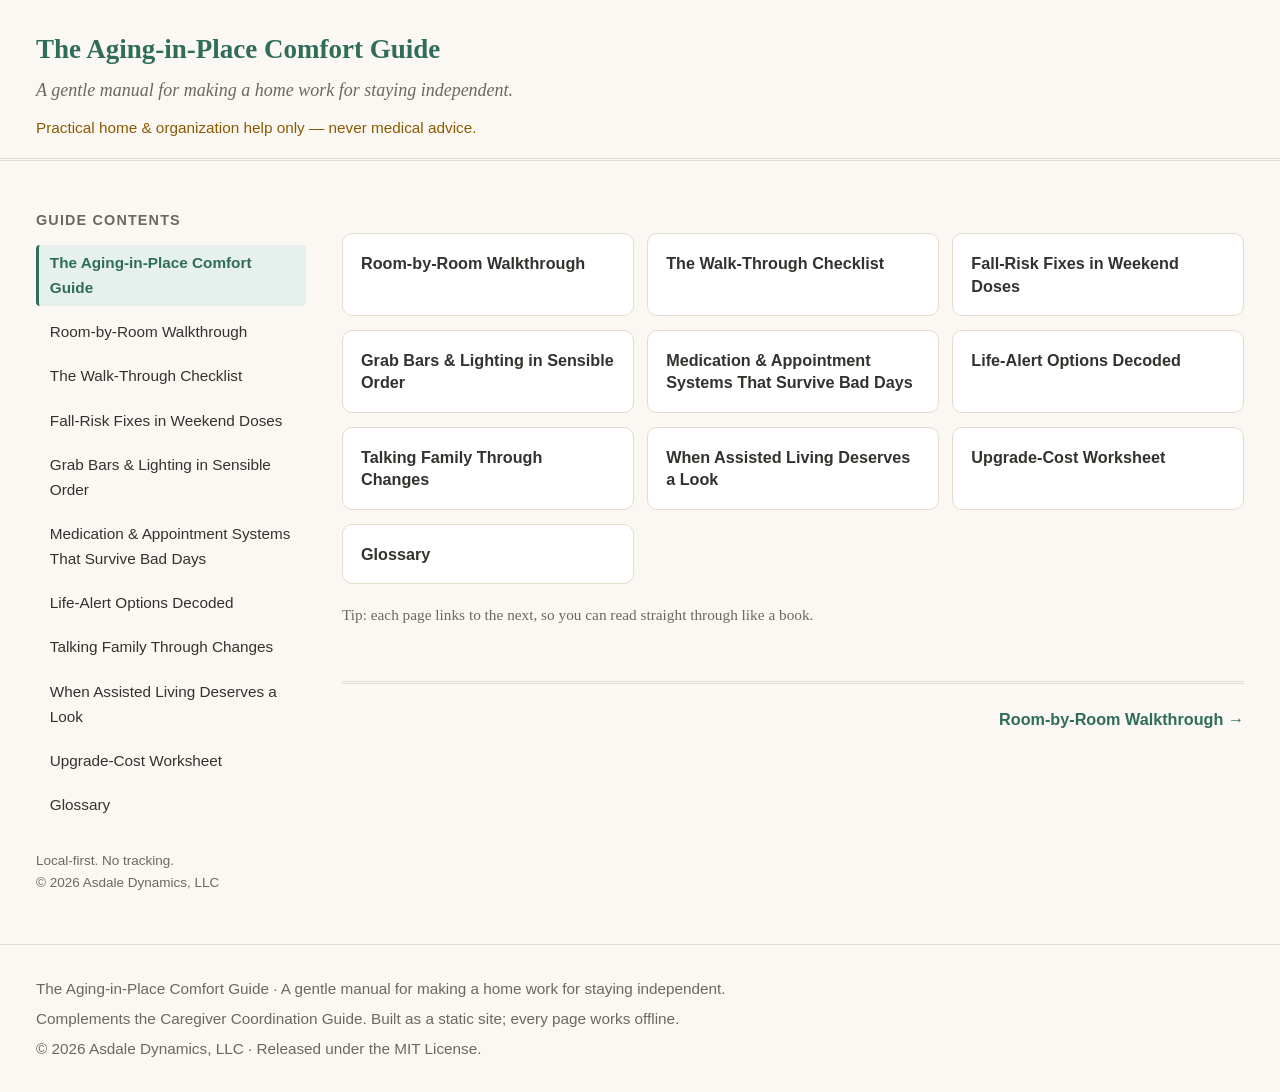
<file: site/index.html>
<!DOCTYPE html>
<html lang="en">
<head>
<meta charset="utf-8">
<meta name="viewport" content="width=device-width, initial-scale=1">
<meta name="description" content="A gentle manual for making a home work for staying independent.">
<title>The Aging-in-Place Comfort Guide — The Aging-in-Place Comfort Guide</title>
<link rel="stylesheet" href="style.css">
</head>
<body>
<a class="skip" href="#main">Skip to content</a>
<header class="site-header">
  <p class="brand">The Aging-in-Place Comfort Guide</p>
  <p class="tagline">A gentle manual for making a home work for staying independent.</p>
  <p class="notice">Practical home &amp; organization help only — never medical advice.</p>
</header>
<div class="shell">
<nav aria-label="Guide contents" class="sidebar">
<h2 class="nav-heading">Guide contents</h2>
<ul>
<li><a href="index.html" aria-current="page" class="active">The Aging-in-Place Comfort Guide</a></li>
<li><a href="room-by-room.html">Room-by-Room Walkthrough</a></li>
<li><a href="checklist.html">The Walk-Through Checklist</a></li>
<li><a href="weekend-fall-fixes.html">Fall-Risk Fixes in Weekend Doses</a></li>
<li><a href="safety-upgrades.html">Grab Bars &amp; Lighting in Sensible Order</a></li>
<li><a href="medication-systems.html">Medication &amp; Appointment Systems That Survive Bad Days</a></li>
<li><a href="life-alert.html">Life-Alert Options Decoded</a></li>
<li><a href="family-conversations.html">Talking Family Through Changes</a></li>
<li><a href="assisted-living.html">When Assisted Living Deserves a Look</a></li>
<li><a href="cost-worksheet.html">Upgrade-Cost Worksheet</a></li>
<li><a href="glossary.html">Glossary</a></li>
</ul>
<p class="nav-foot">Local-first. No tracking.<br>© 2026 Asdale Dynamics, LLC</p>
</nav>
<main id="main">
<div class="cardgrid" aria-label="Guide sections">
<a class="card" href="room-by-room.html"><strong>Room-by-Room Walkthrough</strong></a>
<a class="card" href="checklist.html"><strong>The Walk-Through Checklist</strong></a>
<a class="card" href="weekend-fall-fixes.html"><strong>Fall-Risk Fixes in Weekend Doses</strong></a>
<a class="card" href="safety-upgrades.html"><strong>Grab Bars &amp; Lighting in Sensible Order</strong></a>
<a class="card" href="medication-systems.html"><strong>Medication &amp; Appointment Systems That Survive Bad Days</strong></a>
<a class="card" href="life-alert.html"><strong>Life-Alert Options Decoded</strong></a>
<a class="card" href="family-conversations.html"><strong>Talking Family Through Changes</strong></a>
<a class="card" href="assisted-living.html"><strong>When Assisted Living Deserves a Look</strong></a>
<a class="card" href="cost-worksheet.html"><strong>Upgrade-Cost Worksheet</strong></a>
<a class="card" href="glossary.html"><strong>Glossary</strong></a>
</div>
<p class="smallprint">Tip: each page links to the next, so you can read straight through like a book.</p>
<nav class="pagenav" aria-label="Previous and next pages">
<span></span><a class="pn next" href="room-by-room.html">Room-by-Room Walkthrough →</a>
</nav>
</main>
</div>
<footer class="site-footer">
<p>The Aging-in-Place Comfort Guide · A gentle manual for making a home work for staying independent.</p>
<p>Complements the Caregiver Coordination Guide. Built as a static site; every page works offline.</p>
<p>© 2026 Asdale Dynamics, LLC · Released under the MIT License.</p>
</footer>
</body>
</html>
</file>
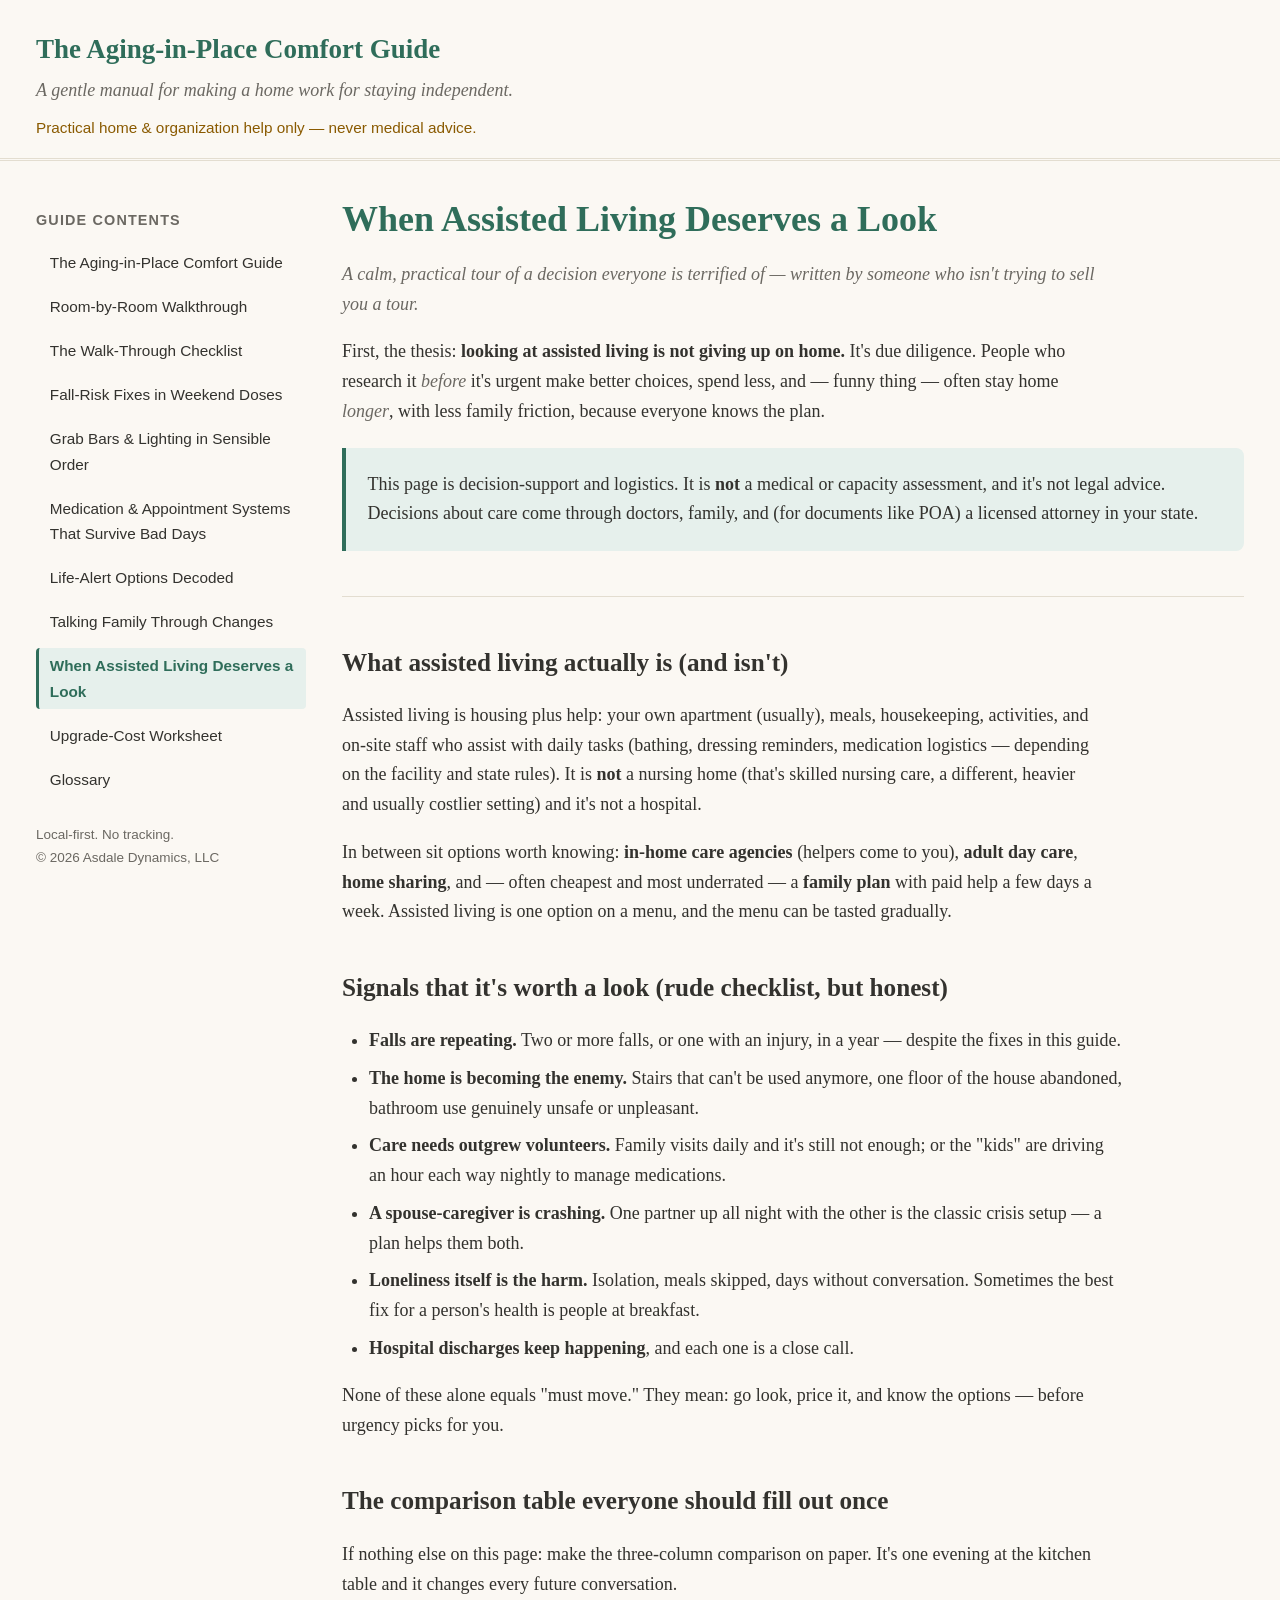
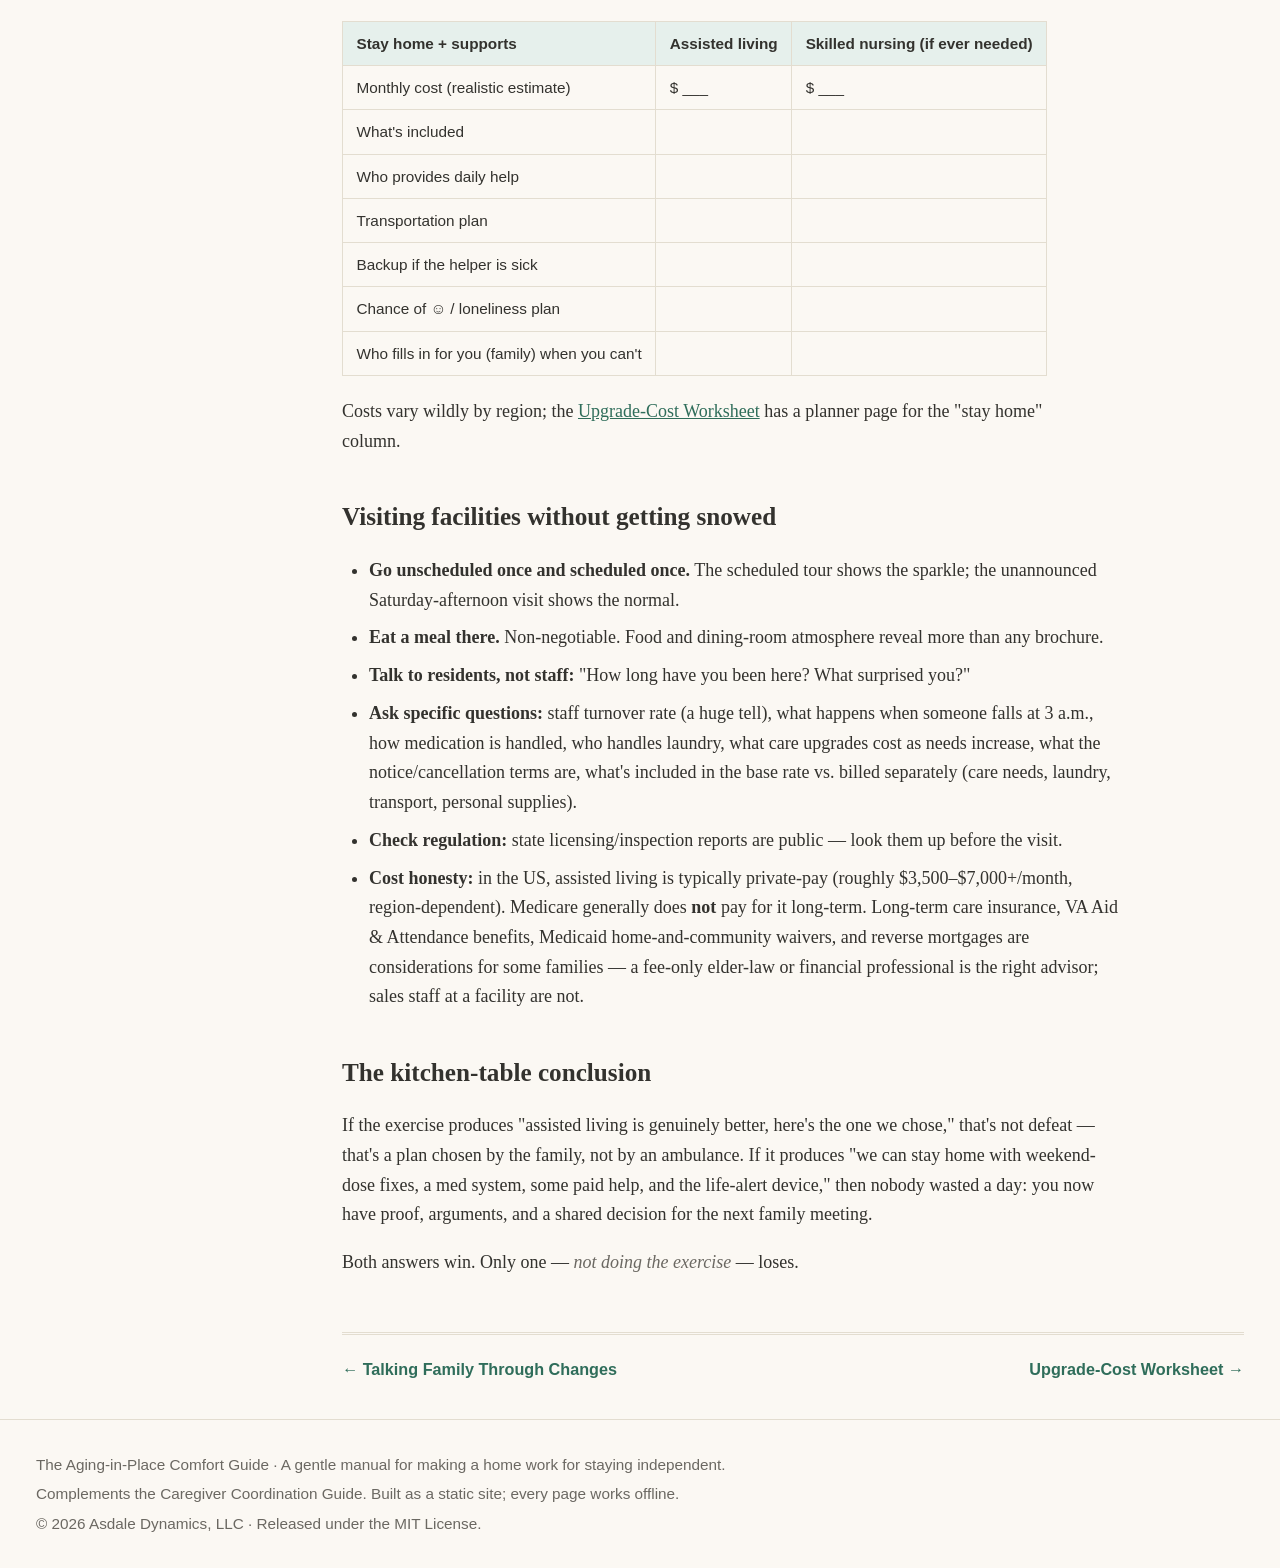
<file: site/assisted-living.html>
<!DOCTYPE html>
<html lang="en">
<head>
<meta charset="utf-8">
<meta name="viewport" content="width=device-width, initial-scale=1">
<meta name="description" content="A gentle manual for making a home work for staying independent.">
<title>When Assisted Living Deserves a Look — The Aging-in-Place Comfort Guide</title>
<link rel="stylesheet" href="style.css">
</head>
<body>
<a class="skip" href="#main">Skip to content</a>
<header class="site-header">
  <p class="brand">The Aging-in-Place Comfort Guide</p>
  <p class="tagline">A gentle manual for making a home work for staying independent.</p>
  <p class="notice">Practical home &amp; organization help only — never medical advice.</p>
</header>
<div class="shell">
<nav aria-label="Guide contents" class="sidebar">
<h2 class="nav-heading">Guide contents</h2>
<ul>
<li><a href="index.html">The Aging-in-Place Comfort Guide</a></li>
<li><a href="room-by-room.html">Room-by-Room Walkthrough</a></li>
<li><a href="checklist.html">The Walk-Through Checklist</a></li>
<li><a href="weekend-fall-fixes.html">Fall-Risk Fixes in Weekend Doses</a></li>
<li><a href="safety-upgrades.html">Grab Bars &amp; Lighting in Sensible Order</a></li>
<li><a href="medication-systems.html">Medication &amp; Appointment Systems That Survive Bad Days</a></li>
<li><a href="life-alert.html">Life-Alert Options Decoded</a></li>
<li><a href="family-conversations.html">Talking Family Through Changes</a></li>
<li><a href="assisted-living.html" aria-current="page" class="active">When Assisted Living Deserves a Look</a></li>
<li><a href="cost-worksheet.html">Upgrade-Cost Worksheet</a></li>
<li><a href="glossary.html">Glossary</a></li>
</ul>
<p class="nav-foot">Local-first. No tracking.<br>© 2026 Asdale Dynamics, LLC</p>
</nav>
<main id="main">
<h1 id="when-assisted-living-deserves-a-look">When Assisted Living Deserves a Look</h1>
<p><em>A calm, practical tour of a decision everyone is terrified of — written by someone who isn't trying to sell you a tour.</em></p>
<p>First, the thesis: <strong>looking at assisted living is not giving up on home.</strong> It's due diligence. People who research it <em>before</em> it's urgent make better choices, spend less, and — funny thing — often stay home <em>longer</em>, with less family friction, because everyone knows the plan.</p>
<blockquote><p>This page is decision-support and logistics. It is <strong>not</strong> a medical or capacity assessment, and it's not legal advice. Decisions about care come through doctors, family, and (for documents like POA) a licensed attorney in your state.</p></blockquote>

<hr>
<h2 id="what-assisted-living-actually-is-and-isnt">What assisted living actually is (and isn't)</h2>
<p>Assisted living is housing plus help: your own apartment (usually), meals, housekeeping, activities, and on-site staff who assist with daily tasks (bathing, dressing reminders, medication logistics — depending on the facility and state rules). It is <strong>not</strong> a nursing home (that's skilled nursing care, a different, heavier and usually costlier setting) and it's not a hospital.</p>
<p>In between sit options worth knowing: <strong>in-home care agencies</strong> (helpers come to you), <strong>adult day care</strong>, <strong>home sharing</strong>, and — often cheapest and most underrated — a <strong>family plan</strong> with paid help a few days a week. Assisted living is one option on a menu, and the menu can be tasted gradually.</p>
<h2 id="signals-that-its-worth-a-look-rude-checklist-but-honest">Signals that it's worth a look (rude checklist, but honest)</h2>
<ul>
<li><strong>Falls are repeating.</strong> Two or more falls, or one with an injury, in a year — despite the fixes in this guide.</li>
<li><strong>The home is becoming the enemy.</strong> Stairs that can't be used anymore, one floor of the house abandoned, bathroom use genuinely unsafe or unpleasant.</li>
<li><strong>Care needs outgrew volunteers.</strong> Family visits daily and it's still not enough; or the "kids" are driving an hour each way nightly to manage medications.</li>
<li><strong>A spouse-caregiver is crashing.</strong> One partner up all night with the other is the classic crisis setup — a plan helps them both.</li>
<li><strong>Loneliness itself is the harm.</strong> Isolation, meals skipped, days without conversation. Sometimes the best fix for a person's health is people at breakfast.</li>
<li><strong>Hospital discharges keep happening</strong>, and each one is a close call.</li>
</ul>

<p>None of these alone equals "must move." They mean: go look, price it, and know the options — before urgency picks for you.</p>
<h2 id="the-comparison-table-everyone-should-fill-out-once">The comparison table everyone should fill out once</h2>
<p>If nothing else on this page: make the three-column comparison on paper. It's one evening at the kitchen table and it changes every future conversation.</p>
<div class="tablewrap"><table>
<thead><tr>
<th>Stay home + supports</th>
<th>Assisted living</th>
<th>Skilled nursing (if ever needed)</th>
</tr></thead>
<tbody>
<tr>
<td>Monthly cost (realistic estimate)</td>
<td>$ ___</td>
<td>$ ___</td>
</tr>
<tr>
<td>What's included</td>
<td></td>
<td></td>
</tr>
<tr>
<td>Who provides daily help</td>
<td></td>
<td></td>
</tr>
<tr>
<td>Transportation plan</td>
<td></td>
<td></td>
</tr>
<tr>
<td>Backup if the helper is sick</td>
<td></td>
<td></td>
</tr>
<tr>
<td>Chance of ☺ / loneliness plan</td>
<td></td>
<td></td>
</tr>
<tr>
<td>Who fills in for you (family) when you can't</td>
<td></td>
<td></td>
</tr>
</tbody>
</table></div>
<p>Costs vary wildly by region; the <a href="cost-worksheet.html">Upgrade-Cost Worksheet</a> has a planner page for the "stay home" column.</p>
<h2 id="visiting-facilities-without-getting-snowed">Visiting facilities without getting snowed</h2>
<ul>
<li><strong>Go unscheduled once and scheduled once.</strong> The scheduled tour shows the sparkle; the unannounced Saturday-afternoon visit shows the normal.</li>
<li><strong>Eat a meal there.</strong> Non-negotiable. Food and dining-room atmosphere reveal more than any brochure.</li>
<li><strong>Talk to residents, not staff:</strong> "How long have you been here? What surprised you?"</li>
<li><strong>Ask specific questions:</strong> staff turnover rate (a huge tell), what happens when someone falls at 3 a.m., how medication is handled, who handles laundry, what care upgrades cost as needs increase, what the notice/cancellation terms are, what's included in the base rate vs. billed separately (care needs, laundry, transport, personal supplies).</li>
<li><strong>Check regulation:</strong> state licensing/inspection reports are public — look them up before the visit.</li>
<li><strong>Cost honesty:</strong> in the US, assisted living is typically private-pay (roughly $3,500–$7,000+/month, region-dependent). Medicare generally does <strong>not</strong> pay for it long-term. Long-term care insurance, VA Aid &amp; Attendance benefits, Medicaid home-and-community waivers, and reverse mortgages are considerations for some families — a fee-only elder-law or financial professional is the right advisor; sales staff at a facility are not.</li>
</ul>

<h2 id="the-kitchen-table-conclusion">The kitchen-table conclusion</h2>
<p>If the exercise produces "assisted living is genuinely better, here's the one we chose," that's not defeat — that's a plan chosen by the family, not by an ambulance. If it produces "we can stay home with weekend-dose fixes, a med system, some paid help, and the life-alert device," then nobody wasted a day: you now have proof, arguments, and a shared decision for the next family meeting.</p>
<p>Both answers win. Only one — <em>not doing the exercise</em> — loses.</p>
<nav class="pagenav" aria-label="Previous and next pages">
<a class="pn prev" href="family-conversations.html">← Talking Family Through Changes</a><a class="pn next" href="cost-worksheet.html">Upgrade-Cost Worksheet →</a>
</nav>
</main>
</div>
<footer class="site-footer">
<p>The Aging-in-Place Comfort Guide · A gentle manual for making a home work for staying independent.</p>
<p>Complements the Caregiver Coordination Guide. Built as a static site; every page works offline.</p>
<p>© 2026 Asdale Dynamics, LLC · Released under the MIT License.</p>
</footer>
</body>
</html>
</file>
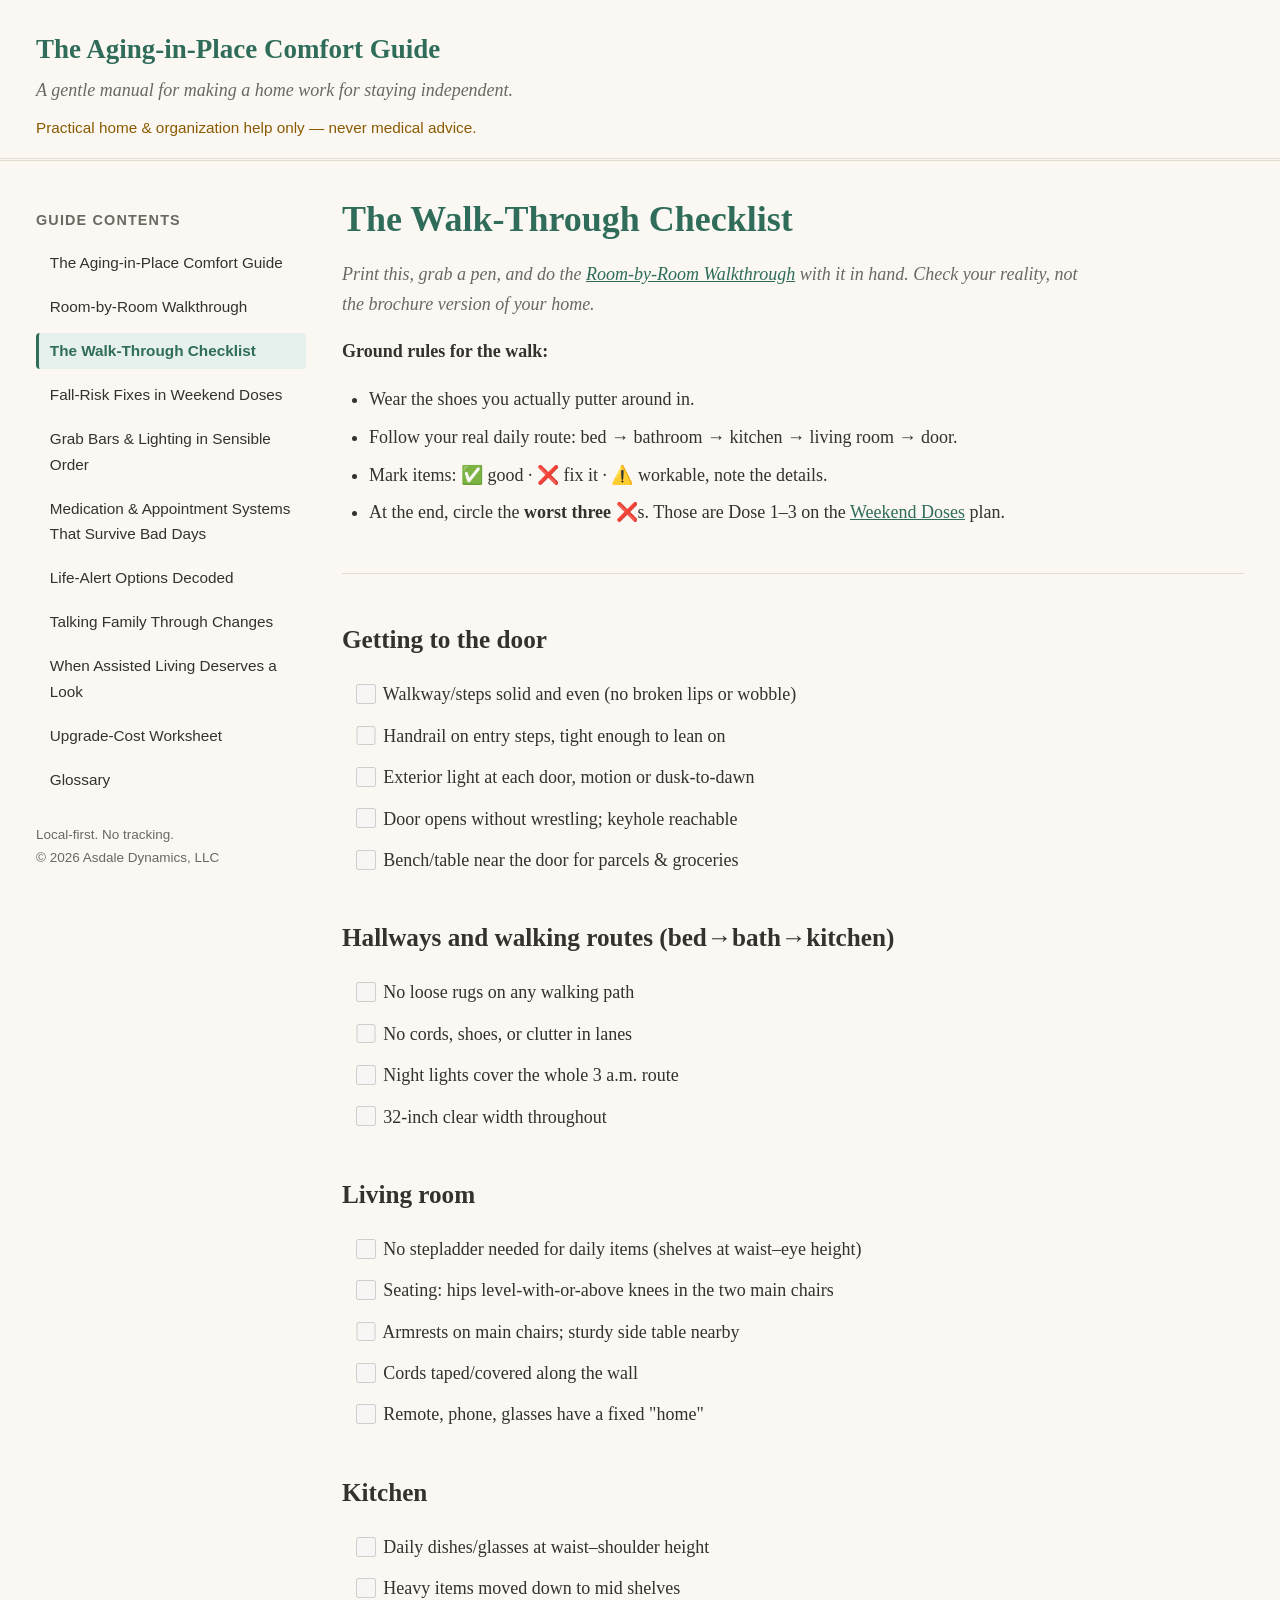
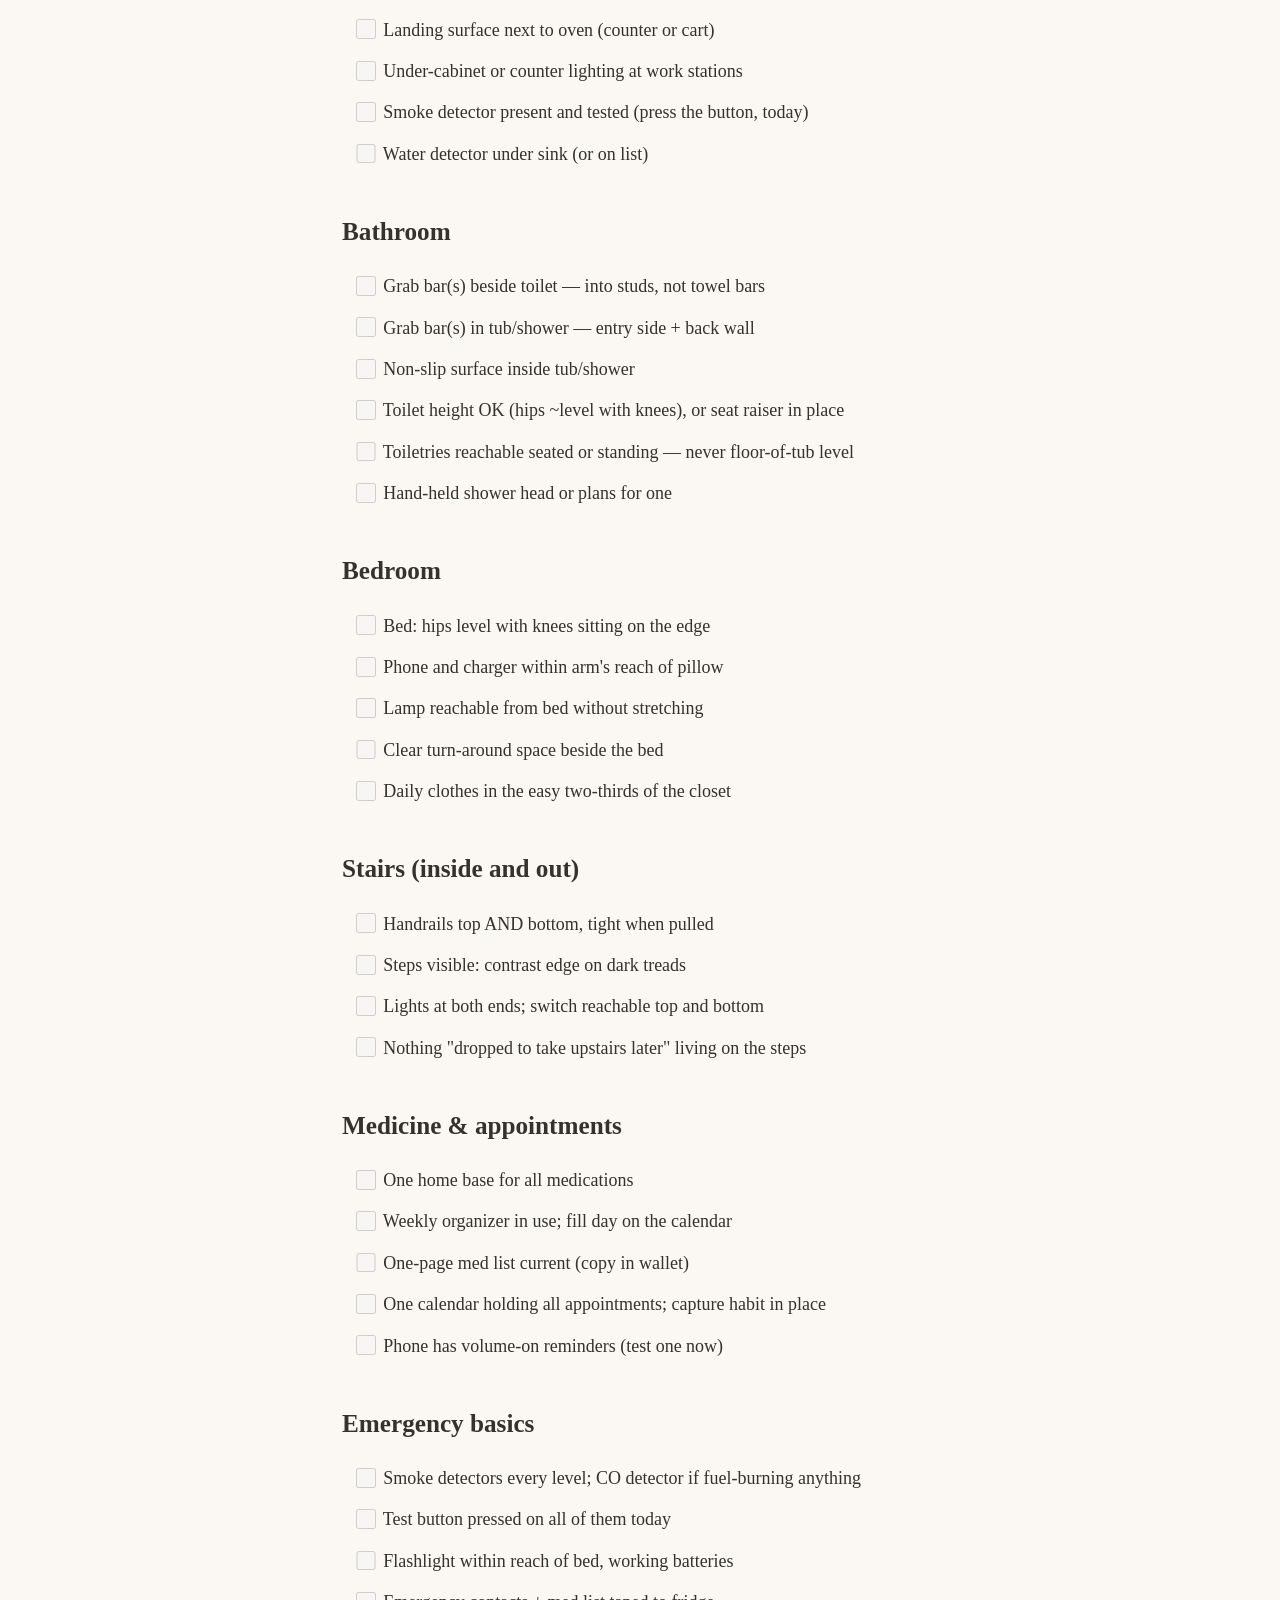
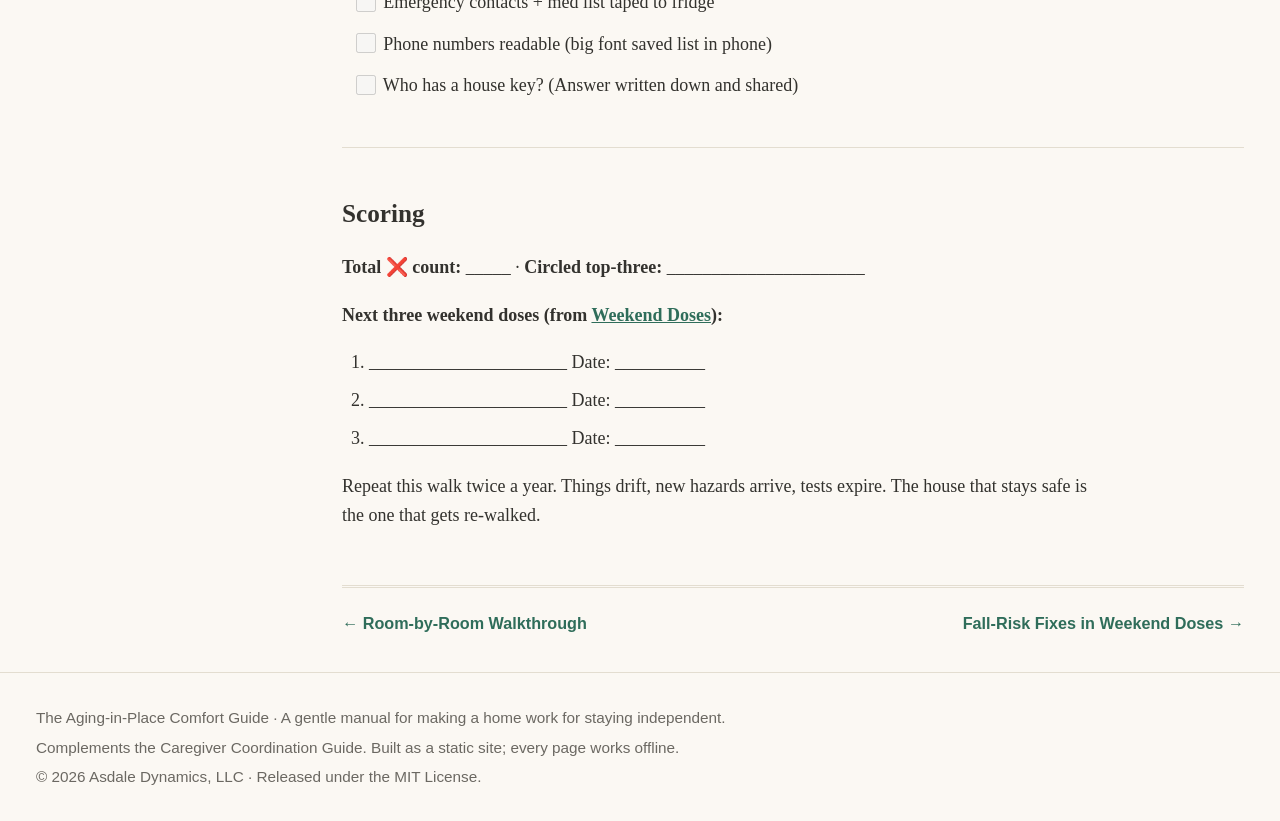
<file: site/checklist.html>
<!DOCTYPE html>
<html lang="en">
<head>
<meta charset="utf-8">
<meta name="viewport" content="width=device-width, initial-scale=1">
<meta name="description" content="A gentle manual for making a home work for staying independent.">
<title>The Walk-Through Checklist — The Aging-in-Place Comfort Guide</title>
<link rel="stylesheet" href="style.css">
</head>
<body>
<a class="skip" href="#main">Skip to content</a>
<header class="site-header">
  <p class="brand">The Aging-in-Place Comfort Guide</p>
  <p class="tagline">A gentle manual for making a home work for staying independent.</p>
  <p class="notice">Practical home &amp; organization help only — never medical advice.</p>
</header>
<div class="shell">
<nav aria-label="Guide contents" class="sidebar">
<h2 class="nav-heading">Guide contents</h2>
<ul>
<li><a href="index.html">The Aging-in-Place Comfort Guide</a></li>
<li><a href="room-by-room.html">Room-by-Room Walkthrough</a></li>
<li><a href="checklist.html" aria-current="page" class="active">The Walk-Through Checklist</a></li>
<li><a href="weekend-fall-fixes.html">Fall-Risk Fixes in Weekend Doses</a></li>
<li><a href="safety-upgrades.html">Grab Bars &amp; Lighting in Sensible Order</a></li>
<li><a href="medication-systems.html">Medication &amp; Appointment Systems That Survive Bad Days</a></li>
<li><a href="life-alert.html">Life-Alert Options Decoded</a></li>
<li><a href="family-conversations.html">Talking Family Through Changes</a></li>
<li><a href="assisted-living.html">When Assisted Living Deserves a Look</a></li>
<li><a href="cost-worksheet.html">Upgrade-Cost Worksheet</a></li>
<li><a href="glossary.html">Glossary</a></li>
</ul>
<p class="nav-foot">Local-first. No tracking.<br>© 2026 Asdale Dynamics, LLC</p>
</nav>
<main id="main">
<h1 id="the-walk-through-checklist">The Walk-Through Checklist</h1>
<p><em>Print this, grab a pen, and do the <a href="room-by-room.html">Room-by-Room Walkthrough</a> with it in hand. Check your reality, not the brochure version of your home.</em></p>
<p><strong>Ground rules for the walk:</strong></p>
<ul>
<li>Wear the shoes you actually putter around in.</li>
<li>Follow your real daily route: bed → bathroom → kitchen → living room → door.</li>
<li>Mark items: ✅ good · ❌ fix it · ⚠️ workable, note the details.</li>
<li>At the end, circle the <strong>worst three</strong> ❌s. Those are Dose 1–3 on the <a href="weekend-fall-fixes.html">Weekend Doses</a> plan.</li>
</ul>

<hr>
<h2 id="getting-to-the-door">Getting to the door</h2>
<ul class="checklist">
<li><label><input type="checkbox" disabled> Walkway/steps solid and even (no broken lips or wobble)</label></li>
<li><label><input type="checkbox" disabled> Handrail on entry steps, tight enough to lean on</label></li>
<li><label><input type="checkbox" disabled> Exterior light at each door, motion or dusk-to-dawn</label></li>
<li><label><input type="checkbox" disabled> Door opens without wrestling; keyhole reachable</label></li>
<li><label><input type="checkbox" disabled> Bench/table near the door for parcels &amp; groceries</label></li>
</ul>

<h2 id="hallways-and-walking-routes-bedbathkitchen">Hallways and walking routes (bed→bath→kitchen)</h2>
<ul class="checklist">
<li><label><input type="checkbox" disabled> No loose rugs on any walking path</label></li>
<li><label><input type="checkbox" disabled> No cords, shoes, or clutter in lanes</label></li>
<li><label><input type="checkbox" disabled> Night lights cover the whole 3 a.m. route</label></li>
<li><label><input type="checkbox" disabled> 32-inch clear width throughout</label></li>
</ul>

<h2 id="living-room">Living room</h2>
<ul class="checklist">
<li><label><input type="checkbox" disabled> No stepladder needed for daily items (shelves at waist–eye height)</label></li>
<li><label><input type="checkbox" disabled> Seating: hips level-with-or-above knees in the two main chairs</label></li>
<li><label><input type="checkbox" disabled> Armrests on main chairs; sturdy side table nearby</label></li>
<li><label><input type="checkbox" disabled> Cords taped/covered along the wall</label></li>
<li><label><input type="checkbox" disabled> Remote, phone, glasses have a fixed "home"</label></li>
</ul>

<h2 id="kitchen">Kitchen</h2>
<ul class="checklist">
<li><label><input type="checkbox" disabled> Daily dishes/glasses at waist–shoulder height</label></li>
<li><label><input type="checkbox" disabled> Heavy items moved down to mid shelves</label></li>
<li><label><input type="checkbox" disabled> Landing surface next to oven (counter or cart)</label></li>
<li><label><input type="checkbox" disabled> Under-cabinet or counter lighting at work stations</label></li>
<li><label><input type="checkbox" disabled> Smoke detector present and tested (press the button, today)</label></li>
<li><label><input type="checkbox" disabled> Water detector under sink (or on list)</label></li>
</ul>

<h2 id="bathroom">Bathroom</h2>
<ul class="checklist">
<li><label><input type="checkbox" disabled> Grab bar(s) beside toilet — into studs, not towel bars</label></li>
<li><label><input type="checkbox" disabled> Grab bar(s) in tub/shower — entry side + back wall</label></li>
<li><label><input type="checkbox" disabled> Non-slip surface inside tub/shower</label></li>
<li><label><input type="checkbox" disabled> Toilet height OK (hips ~level with knees), or seat raiser in place</label></li>
<li><label><input type="checkbox" disabled> Toiletries reachable seated or standing — never floor-of-tub level</label></li>
<li><label><input type="checkbox" disabled> Hand-held shower head or plans for one</label></li>
</ul>

<h2 id="bedroom">Bedroom</h2>
<ul class="checklist">
<li><label><input type="checkbox" disabled> Bed: hips level with knees sitting on the edge</label></li>
<li><label><input type="checkbox" disabled> Phone and charger within arm's reach of pillow</label></li>
<li><label><input type="checkbox" disabled> Lamp reachable from bed without stretching</label></li>
<li><label><input type="checkbox" disabled> Clear turn-around space beside the bed</label></li>
<li><label><input type="checkbox" disabled> Daily clothes in the easy two-thirds of the closet</label></li>
</ul>

<h2 id="stairs-inside-and-out">Stairs (inside and out)</h2>
<ul class="checklist">
<li><label><input type="checkbox" disabled> Handrails top AND bottom, tight when pulled</label></li>
<li><label><input type="checkbox" disabled> Steps visible: contrast edge on dark treads</label></li>
<li><label><input type="checkbox" disabled> Lights at both ends; switch reachable top and bottom</label></li>
<li><label><input type="checkbox" disabled> Nothing "dropped to take upstairs later" living on the steps</label></li>
</ul>

<h2 id="medicine-appointments">Medicine &amp; appointments</h2>
<ul class="checklist">
<li><label><input type="checkbox" disabled> One home base for all medications</label></li>
<li><label><input type="checkbox" disabled> Weekly organizer in use; fill day on the calendar</label></li>
<li><label><input type="checkbox" disabled> One-page med list current (copy in wallet)</label></li>
<li><label><input type="checkbox" disabled> One calendar holding all appointments; capture habit in place</label></li>
<li><label><input type="checkbox" disabled> Phone has volume-on reminders (test one now)</label></li>
</ul>

<h2 id="emergency-basics">Emergency basics</h2>
<ul class="checklist">
<li><label><input type="checkbox" disabled> Smoke detectors every level; CO detector if fuel-burning anything</label></li>
<li><label><input type="checkbox" disabled> Test button pressed on all of them today</label></li>
<li><label><input type="checkbox" disabled> Flashlight within reach of bed, working batteries</label></li>
<li><label><input type="checkbox" disabled> Emergency contacts + med list taped to fridge</label></li>
<li><label><input type="checkbox" disabled> Phone numbers readable (big font saved list in phone)</label></li>
<li><label><input type="checkbox" disabled> Who has a house key? (Answer written down and shared)</label></li>
</ul>

<hr>
<h2 id="scoring">Scoring</h2>
<p><strong>Total ❌ count:</strong> _____  · <strong>Circled top-three:</strong> ______________________</p>
<p><strong>Next three weekend doses (from <a href="weekend-fall-fixes.html">Weekend Doses</a>):</strong></p>
<ol>
<li>______________________  Date: __________</li>
<li>______________________  Date: __________</li>
<li>______________________  Date: __________</li>
</ol>

<p>Repeat this walk twice a year. Things drift, new hazards arrive, tests expire. The house that stays safe is the one that gets re-walked.</p>
<nav class="pagenav" aria-label="Previous and next pages">
<a class="pn prev" href="room-by-room.html">← Room-by-Room Walkthrough</a><a class="pn next" href="weekend-fall-fixes.html">Fall-Risk Fixes in Weekend Doses →</a>
</nav>
</main>
</div>
<footer class="site-footer">
<p>The Aging-in-Place Comfort Guide · A gentle manual for making a home work for staying independent.</p>
<p>Complements the Caregiver Coordination Guide. Built as a static site; every page works offline.</p>
<p>© 2026 Asdale Dynamics, LLC · Released under the MIT License.</p>
</footer>
</body>
</html>
</file>
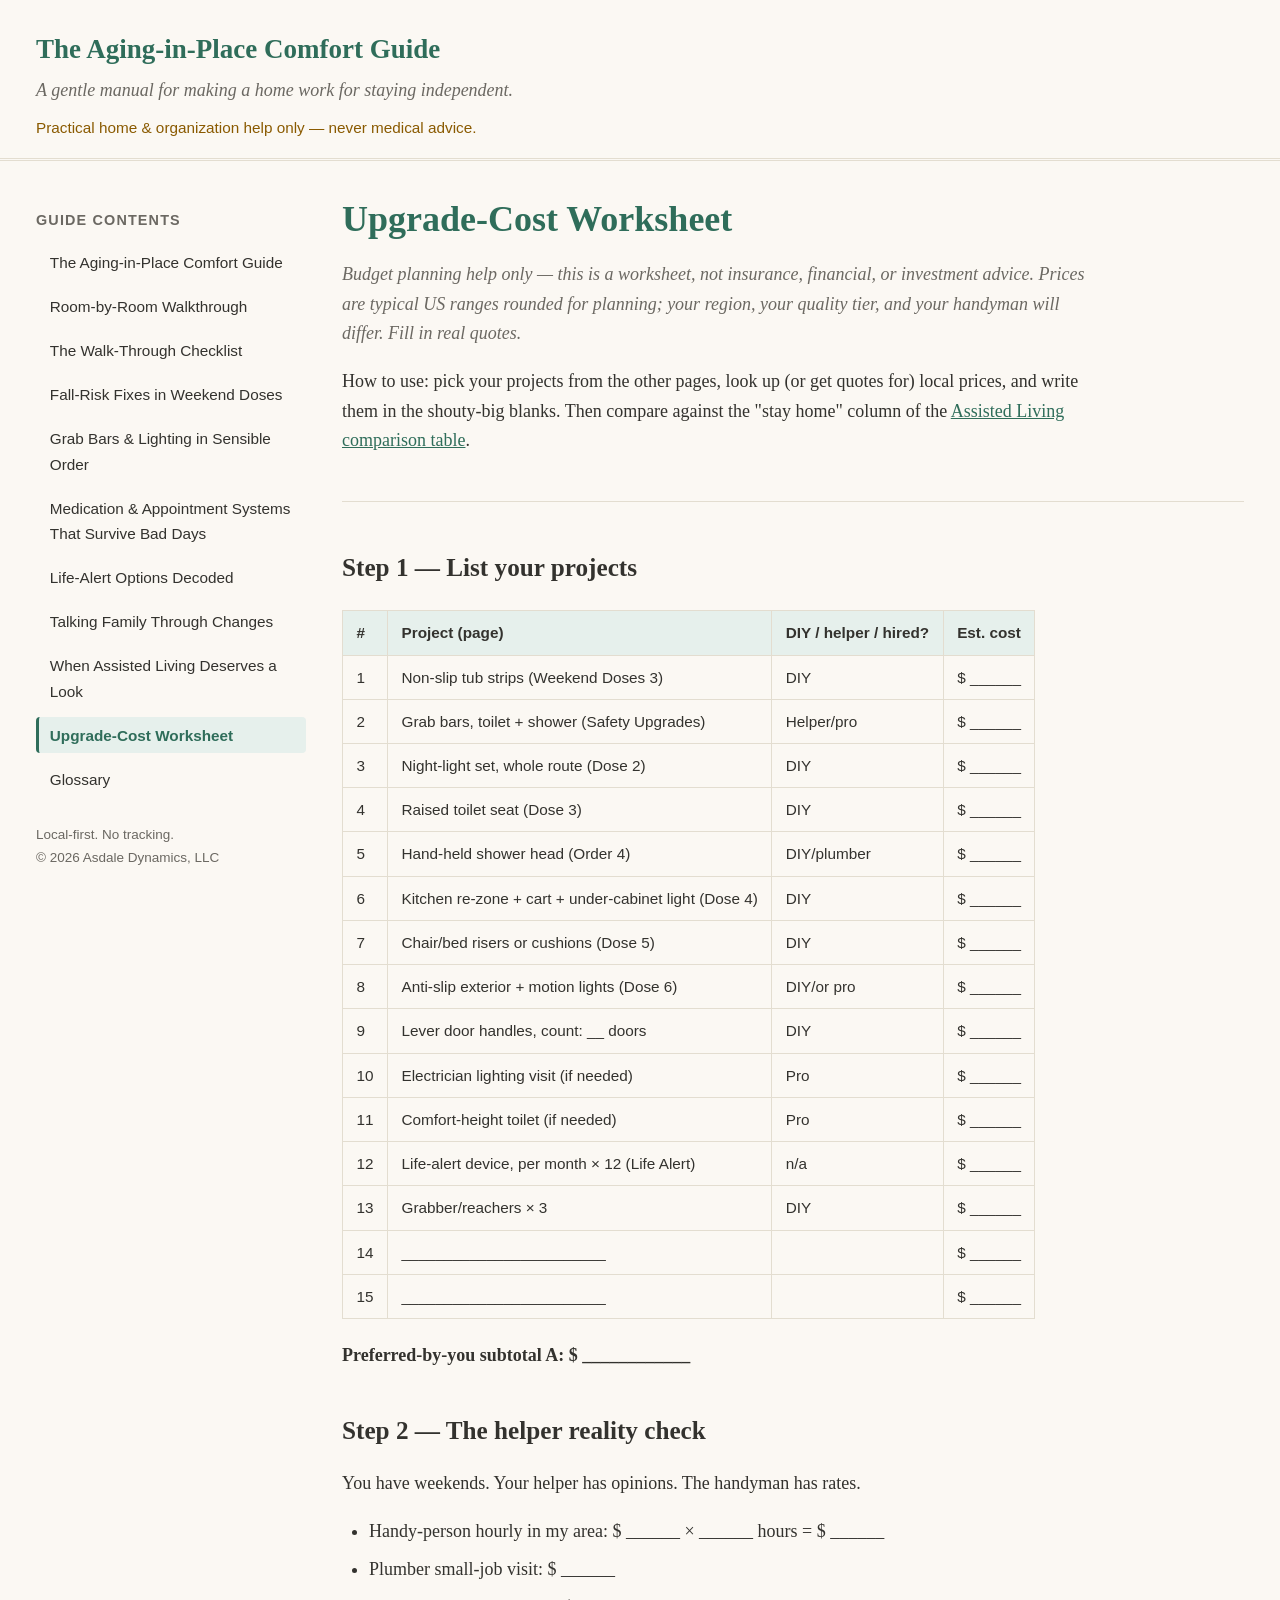
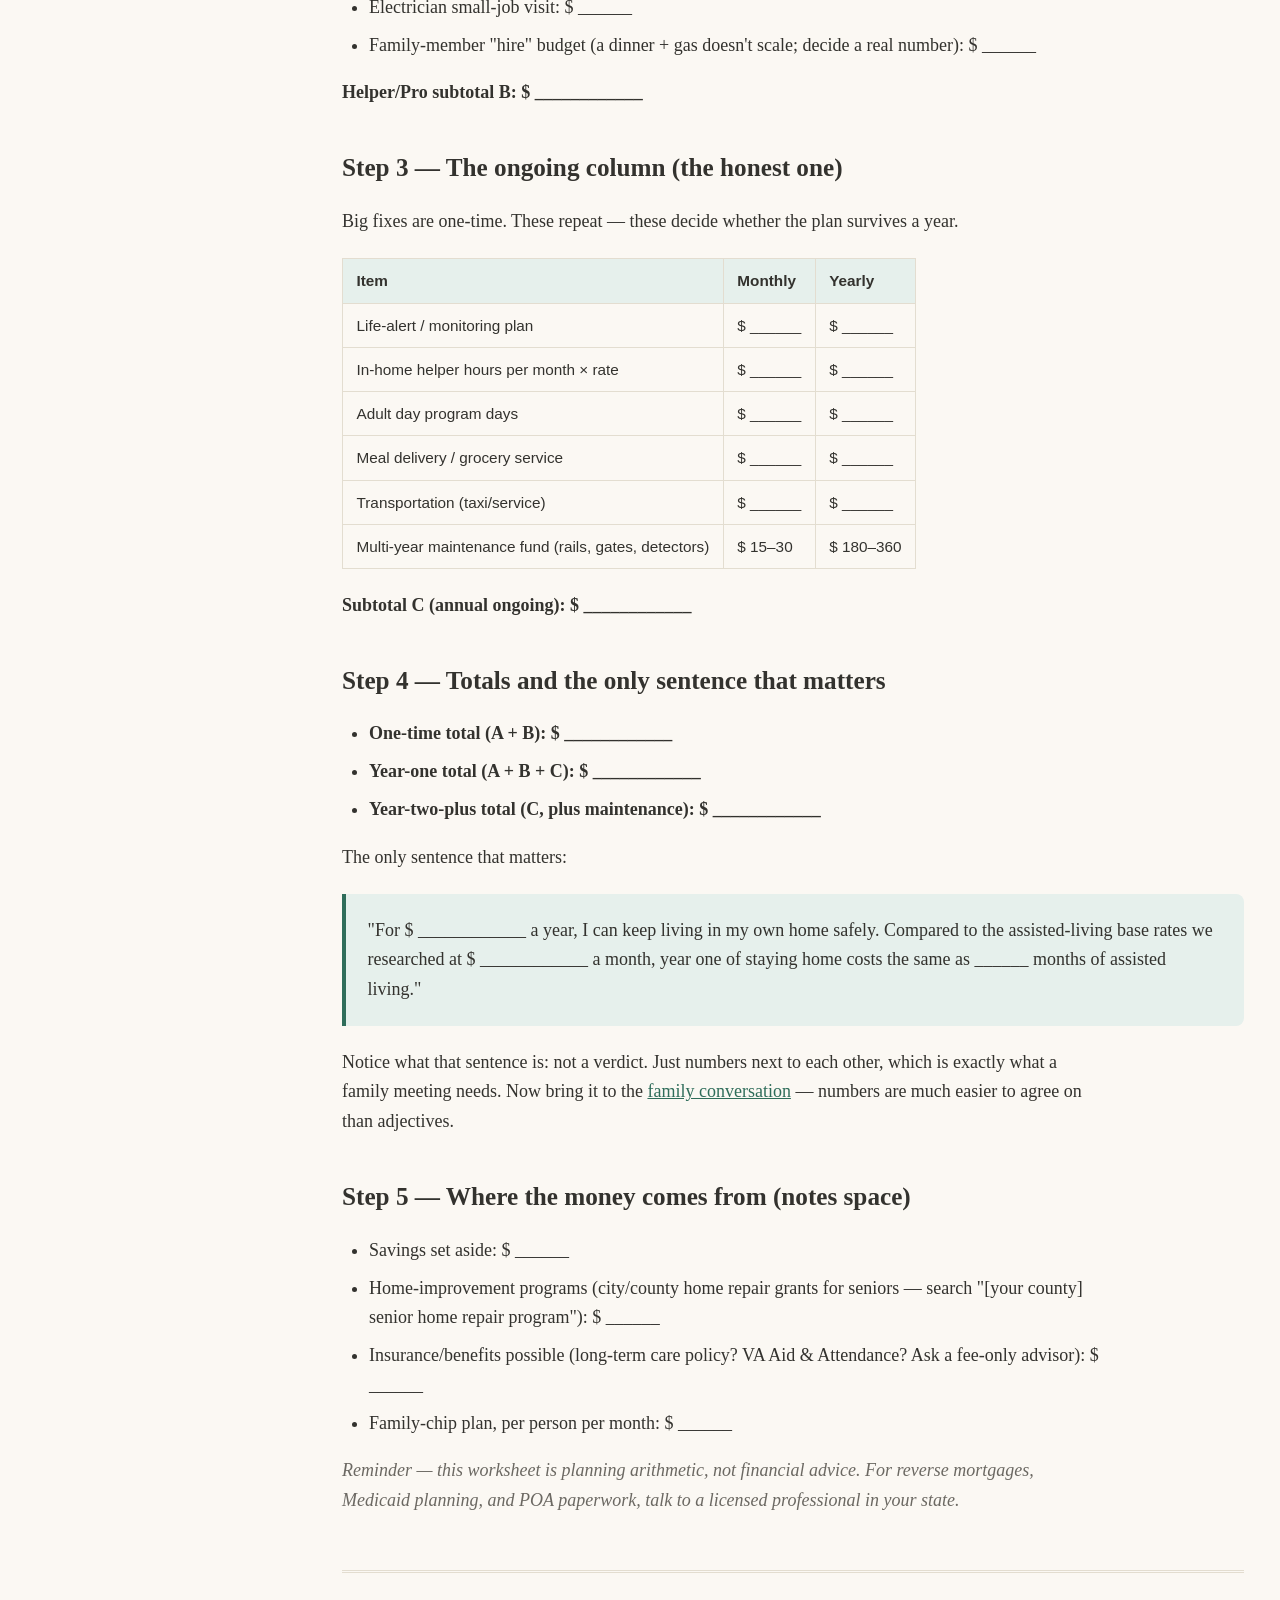
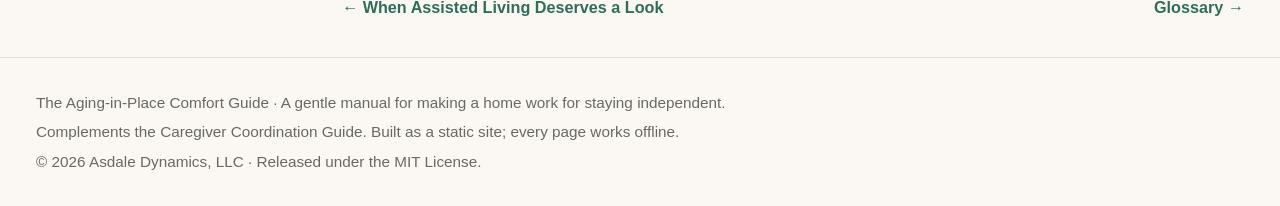
<file: site/cost-worksheet.html>
<!DOCTYPE html>
<html lang="en">
<head>
<meta charset="utf-8">
<meta name="viewport" content="width=device-width, initial-scale=1">
<meta name="description" content="A gentle manual for making a home work for staying independent.">
<title>Upgrade-Cost Worksheet — The Aging-in-Place Comfort Guide</title>
<link rel="stylesheet" href="style.css">
</head>
<body>
<a class="skip" href="#main">Skip to content</a>
<header class="site-header">
  <p class="brand">The Aging-in-Place Comfort Guide</p>
  <p class="tagline">A gentle manual for making a home work for staying independent.</p>
  <p class="notice">Practical home &amp; organization help only — never medical advice.</p>
</header>
<div class="shell">
<nav aria-label="Guide contents" class="sidebar">
<h2 class="nav-heading">Guide contents</h2>
<ul>
<li><a href="index.html">The Aging-in-Place Comfort Guide</a></li>
<li><a href="room-by-room.html">Room-by-Room Walkthrough</a></li>
<li><a href="checklist.html">The Walk-Through Checklist</a></li>
<li><a href="weekend-fall-fixes.html">Fall-Risk Fixes in Weekend Doses</a></li>
<li><a href="safety-upgrades.html">Grab Bars &amp; Lighting in Sensible Order</a></li>
<li><a href="medication-systems.html">Medication &amp; Appointment Systems That Survive Bad Days</a></li>
<li><a href="life-alert.html">Life-Alert Options Decoded</a></li>
<li><a href="family-conversations.html">Talking Family Through Changes</a></li>
<li><a href="assisted-living.html">When Assisted Living Deserves a Look</a></li>
<li><a href="cost-worksheet.html" aria-current="page" class="active">Upgrade-Cost Worksheet</a></li>
<li><a href="glossary.html">Glossary</a></li>
</ul>
<p class="nav-foot">Local-first. No tracking.<br>© 2026 Asdale Dynamics, LLC</p>
</nav>
<main id="main">
<h1 id="upgrade-cost-worksheet">Upgrade-Cost Worksheet</h1>
<p><em>Budget planning help only — this is a worksheet, not insurance, financial, or investment advice. Prices are typical US ranges rounded for planning; your region, your quality tier, and your handyman will differ. Fill in real quotes.</em></p>
<p>How to use: pick your projects from the other pages, look up (or get quotes for) local prices, and write them in the shouty-big blanks. Then compare against the "stay home" column of the <a href="assisted-living.html">Assisted Living comparison table</a>.</p>
<hr>
<h2 id="step-1-list-your-projects">Step 1 — List your projects</h2>
<div class="tablewrap"><table>
<thead><tr>
<th>#</th>
<th>Project (page)</th>
<th>DIY / helper / hired?</th>
<th>Est. cost</th>
</tr></thead>
<tbody>
<tr>
<td>1</td>
<td>Non-slip tub strips (Weekend Doses 3)</td>
<td>DIY</td>
<td>$ ______</td>
</tr>
<tr>
<td>2</td>
<td>Grab bars, toilet + shower (Safety Upgrades)</td>
<td>Helper/pro</td>
<td>$ ______</td>
</tr>
<tr>
<td>3</td>
<td>Night-light set, whole route (Dose 2)</td>
<td>DIY</td>
<td>$ ______</td>
</tr>
<tr>
<td>4</td>
<td>Raised toilet seat (Dose 3)</td>
<td>DIY</td>
<td>$ ______</td>
</tr>
<tr>
<td>5</td>
<td>Hand-held shower head (Order 4)</td>
<td>DIY/plumber</td>
<td>$ ______</td>
</tr>
<tr>
<td>6</td>
<td>Kitchen re-zone + cart + under-cabinet light (Dose 4)</td>
<td>DIY</td>
<td>$ ______</td>
</tr>
<tr>
<td>7</td>
<td>Chair/bed risers or cushions (Dose 5)</td>
<td>DIY</td>
<td>$ ______</td>
</tr>
<tr>
<td>8</td>
<td>Anti-slip exterior + motion lights (Dose 6)</td>
<td>DIY/or pro</td>
<td>$ ______</td>
</tr>
<tr>
<td>9</td>
<td>Lever door handles, count: __ doors</td>
<td>DIY</td>
<td>$ ______</td>
</tr>
<tr>
<td>10</td>
<td>Electrician lighting visit (if needed)</td>
<td>Pro</td>
<td>$ ______</td>
</tr>
<tr>
<td>11</td>
<td>Comfort-height toilet (if needed)</td>
<td>Pro</td>
<td>$ ______</td>
</tr>
<tr>
<td>12</td>
<td>Life-alert device, per month × 12 (Life Alert)</td>
<td>n/a</td>
<td>$ ______</td>
</tr>
<tr>
<td>13</td>
<td>Grabber/reachers × 3</td>
<td>DIY</td>
<td>$ ______</td>
</tr>
<tr>
<td>14</td>
<td>________________________</td>
<td></td>
<td>$ ______</td>
</tr>
<tr>
<td>15</td>
<td>________________________</td>
<td></td>
<td>$ ______</td>
</tr>
</tbody>
</table></div>
<p><strong>Preferred-by-you subtotal A: $ ____________</strong></p>
<h2 id="step-2-the-helper-reality-check">Step 2 — The helper reality check</h2>
<p>You have weekends. Your helper has opinions. The handyman has rates.</p>
<ul>
<li>Handy-person hourly in my area: $ ______ × ______ hours = $ ______</li>
<li>Plumber small-job visit: $ ______</li>
<li>Electrician small-job visit: $ ______</li>
<li>Family-member "hire" budget (a dinner + gas doesn't scale; decide a real number): $ ______</li>
</ul>

<p><strong>Helper/Pro subtotal B: $ ____________</strong></p>
<h2 id="step-3-the-ongoing-column-the-honest-one">Step 3 — The ongoing column (the honest one)</h2>
<p>Big fixes are one-time. These repeat — these decide whether the plan survives a year.</p>
<div class="tablewrap"><table>
<thead><tr>
<th>Item</th>
<th>Monthly</th>
<th>Yearly</th>
</tr></thead>
<tbody>
<tr>
<td>Life-alert / monitoring plan</td>
<td>$ ______</td>
<td>$ ______</td>
</tr>
<tr>
<td>In-home helper hours per month × rate</td>
<td>$ ______</td>
<td>$ ______</td>
</tr>
<tr>
<td>Adult day program days</td>
<td>$ ______</td>
<td>$ ______</td>
</tr>
<tr>
<td>Meal delivery / grocery service</td>
<td>$ ______</td>
<td>$ ______</td>
</tr>
<tr>
<td>Transportation (taxi/service)</td>
<td>$ ______</td>
<td>$ ______</td>
</tr>
<tr>
<td>Multi-year maintenance fund (rails, gates, detectors)</td>
<td>$ 15–30</td>
<td>$ 180–360</td>
</tr>
</tbody>
</table></div>
<p><strong>Subtotal C (annual ongoing): $ ____________</strong></p>
<h2 id="step-4-totals-and-the-only-sentence-that-matters">Step 4 — Totals and the only sentence that matters</h2>
<ul>
<li><strong>One-time total (A + B): $ ____________</strong></li>
<li><strong>Year-one total (A + B + C): $ ____________</strong></li>
<li><strong>Year-two-plus total (C, plus maintenance): $ ____________</strong></li>
</ul>

<p>The only sentence that matters:</p>
<blockquote><p>"For $ ____________ a year, I can keep living in my own home safely. Compared to the assisted-living base rates we researched at $ ____________ a month, year one of staying home costs the same as ______ months of assisted living."</p></blockquote>

<p>Notice what that sentence is: not a verdict. Just numbers next to each other, which is exactly what a family meeting needs. Now bring it to the <a href="family-conversations.html">family conversation</a> — numbers are much easier to agree on than adjectives.</p>
<h2 id="step-5-where-the-money-comes-from-notes-space">Step 5 — Where the money comes from (notes space)</h2>
<ul>
<li>Savings set aside: $ ______</li>
<li>Home-improvement programs (city/county home repair grants for seniors — search "[your county] senior home repair program"): $ ______</li>
<li>Insurance/benefits possible (long-term care policy? VA Aid &amp; Attendance? Ask a fee-only advisor): $ ______</li>
<li>Family-chip plan, per person per month: $ ______</li>
</ul>

<p><em>Reminder — this worksheet is planning arithmetic, not financial advice. For reverse mortgages, Medicaid planning, and POA paperwork, talk to a licensed professional in your state.</em></p>
<nav class="pagenav" aria-label="Previous and next pages">
<a class="pn prev" href="assisted-living.html">← When Assisted Living Deserves a Look</a><a class="pn next" href="glossary.html">Glossary →</a>
</nav>
</main>
</div>
<footer class="site-footer">
<p>The Aging-in-Place Comfort Guide · A gentle manual for making a home work for staying independent.</p>
<p>Complements the Caregiver Coordination Guide. Built as a static site; every page works offline.</p>
<p>© 2026 Asdale Dynamics, LLC · Released under the MIT License.</p>
</footer>
</body>
</html>
</file>
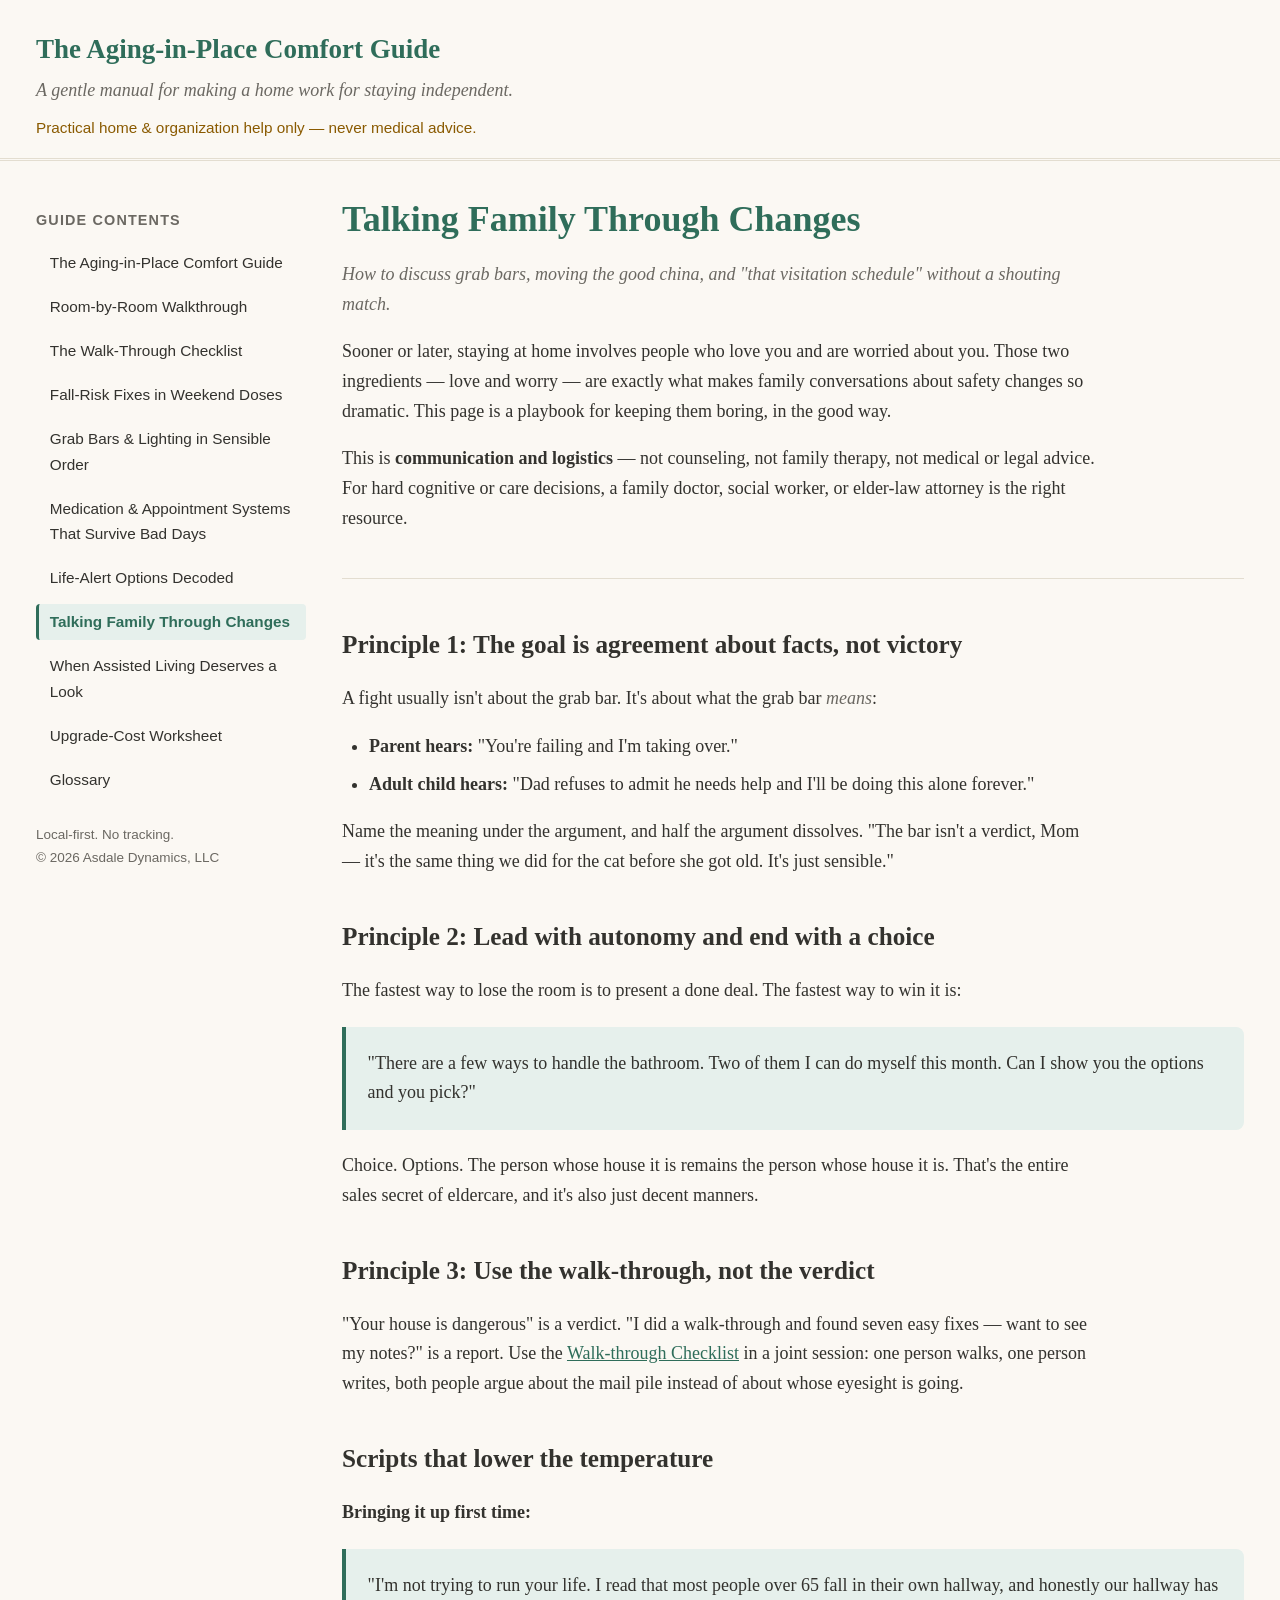
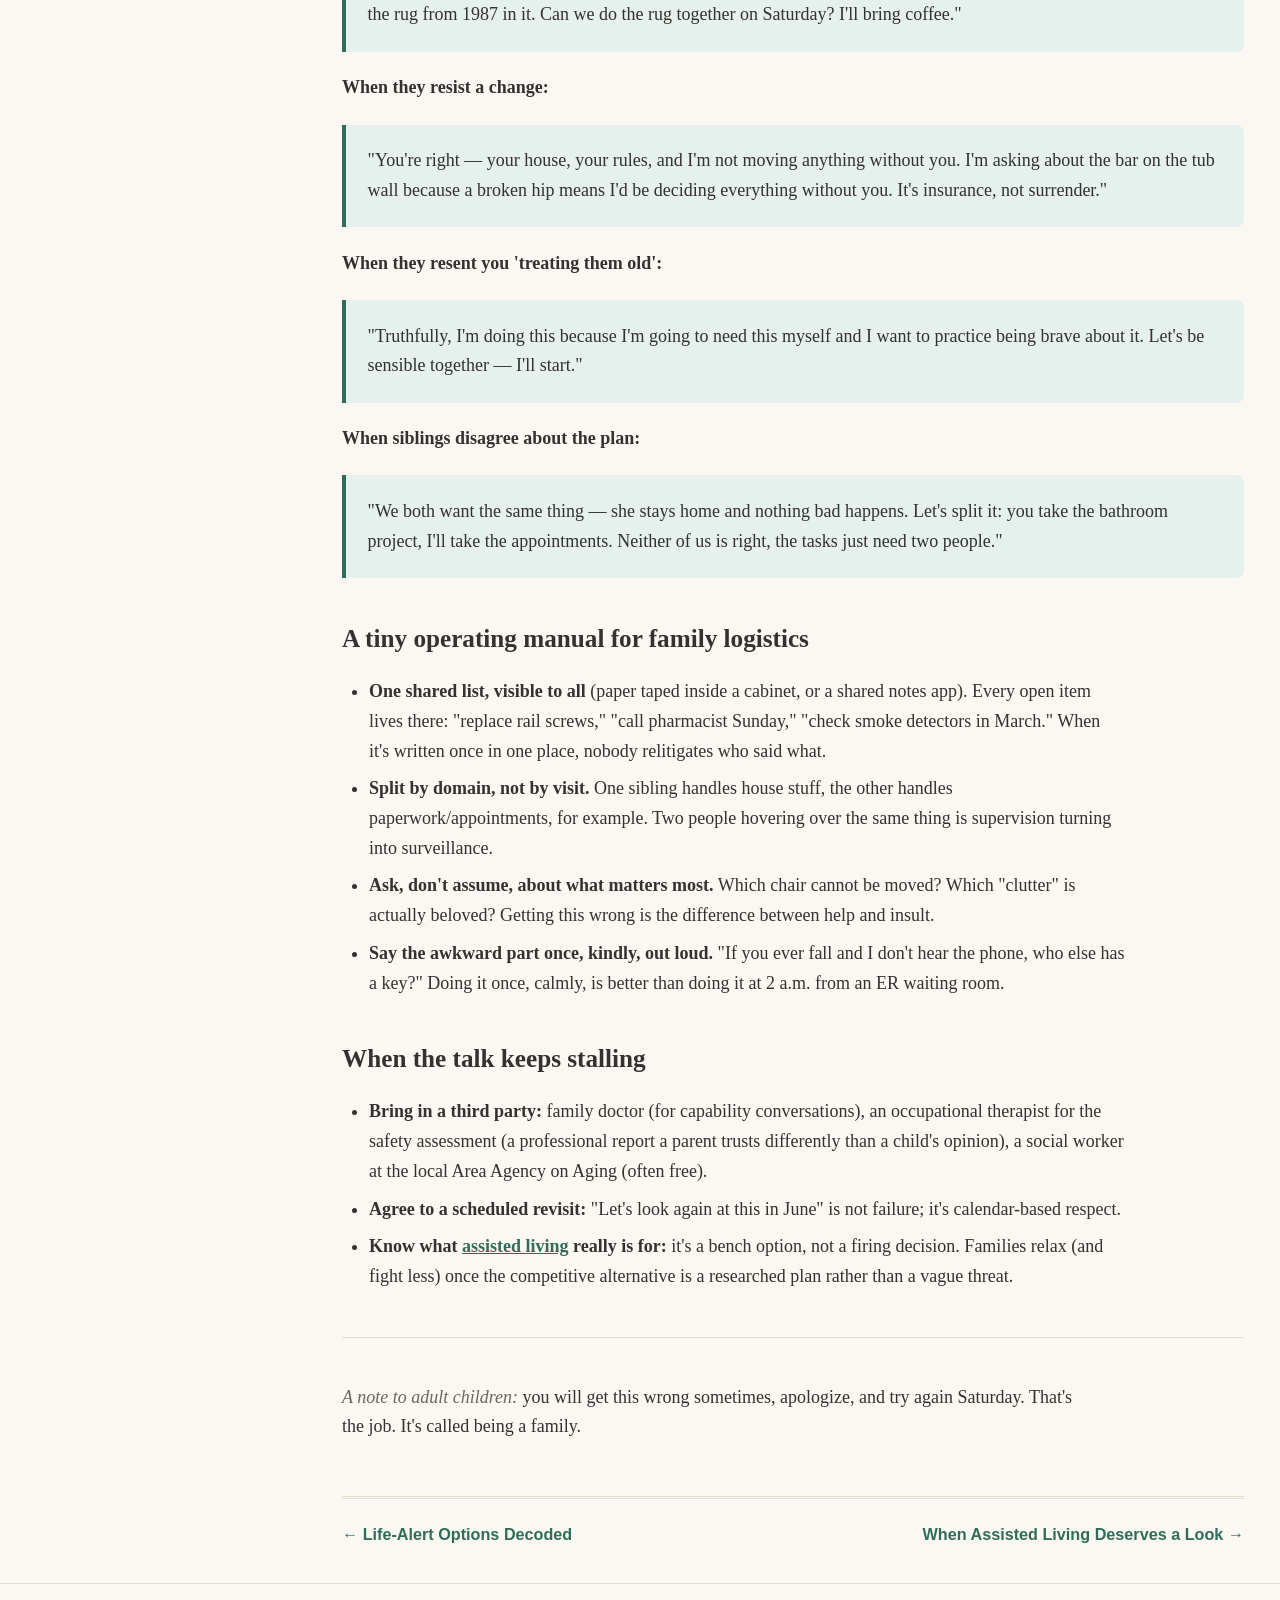
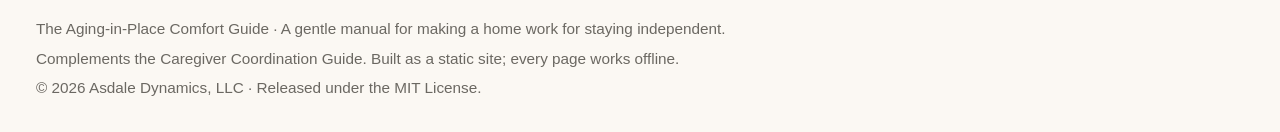
<file: site/family-conversations.html>
<!DOCTYPE html>
<html lang="en">
<head>
<meta charset="utf-8">
<meta name="viewport" content="width=device-width, initial-scale=1">
<meta name="description" content="A gentle manual for making a home work for staying independent.">
<title>Talking Family Through Changes — The Aging-in-Place Comfort Guide</title>
<link rel="stylesheet" href="style.css">
</head>
<body>
<a class="skip" href="#main">Skip to content</a>
<header class="site-header">
  <p class="brand">The Aging-in-Place Comfort Guide</p>
  <p class="tagline">A gentle manual for making a home work for staying independent.</p>
  <p class="notice">Practical home &amp; organization help only — never medical advice.</p>
</header>
<div class="shell">
<nav aria-label="Guide contents" class="sidebar">
<h2 class="nav-heading">Guide contents</h2>
<ul>
<li><a href="index.html">The Aging-in-Place Comfort Guide</a></li>
<li><a href="room-by-room.html">Room-by-Room Walkthrough</a></li>
<li><a href="checklist.html">The Walk-Through Checklist</a></li>
<li><a href="weekend-fall-fixes.html">Fall-Risk Fixes in Weekend Doses</a></li>
<li><a href="safety-upgrades.html">Grab Bars &amp; Lighting in Sensible Order</a></li>
<li><a href="medication-systems.html">Medication &amp; Appointment Systems That Survive Bad Days</a></li>
<li><a href="life-alert.html">Life-Alert Options Decoded</a></li>
<li><a href="family-conversations.html" aria-current="page" class="active">Talking Family Through Changes</a></li>
<li><a href="assisted-living.html">When Assisted Living Deserves a Look</a></li>
<li><a href="cost-worksheet.html">Upgrade-Cost Worksheet</a></li>
<li><a href="glossary.html">Glossary</a></li>
</ul>
<p class="nav-foot">Local-first. No tracking.<br>© 2026 Asdale Dynamics, LLC</p>
</nav>
<main id="main">
<h1 id="talking-family-through-changes">Talking Family Through Changes</h1>
<p><em>How to discuss grab bars, moving the good china, and "that visitation schedule" without a shouting match.</em></p>
<p>Sooner or later, staying at home involves people who love you and are worried about you. Those two ingredients — love and worry — are exactly what makes family conversations about safety changes so dramatic. This page is a playbook for keeping them boring, in the good way.</p>
<p>This is <strong>communication and logistics</strong> — not counseling, not family therapy, not medical or legal advice. For hard cognitive or care decisions, a family doctor, social worker, or elder-law attorney is the right resource.</p>
<hr>
<h2 id="principle-1-the-goal-is-agreement-about-facts-not-victory">Principle 1: The goal is agreement about facts, not victory</h2>
<p>A fight usually isn't about the grab bar. It's about what the grab bar <em>means</em>:</p>
<ul>
<li><strong>Parent hears:</strong> "You're failing and I'm taking over."</li>
<li><strong>Adult child hears:</strong> "Dad refuses to admit he needs help and I'll be doing this alone forever."</li>
</ul>

<p>Name the meaning under the argument, and half the argument dissolves. "The bar isn't a verdict, Mom — it's the same thing we did for the cat before she got old. It's just sensible."</p>
<h2 id="principle-2-lead-with-autonomy-and-end-with-a-choice">Principle 2: Lead with autonomy and end with a choice</h2>
<p>The fastest way to lose the room is to present a done deal. The fastest way to win it is:</p>
<blockquote><p>"There are a few ways to handle the bathroom. Two of them I can do myself this month. Can I show you the options and you pick?"</p></blockquote>

<p>Choice. Options. The person whose house it is remains the person whose house it is. That's the entire sales secret of eldercare, and it's also just decent manners.</p>
<h2 id="principle-3-use-the-walk-through-not-the-verdict">Principle 3: Use the walk-through, not the verdict</h2>
<p>"Your house is dangerous" is a verdict. "I did a walk-through and found seven easy fixes — want to see my notes?" is a report. Use the <a href="checklist.html">Walk-through Checklist</a> in a joint session: one person walks, one person writes, both people argue about the mail pile instead of about whose eyesight is going.</p>
<h2 id="scripts-that-lower-the-temperature">Scripts that lower the temperature</h2>
<p><strong>Bringing it up first time:</strong></p>
<blockquote><p>"I'm not trying to run your life. I read that most people over 65 fall in their own hallway, and honestly our hallway has the rug from 1987 in it. Can we do the rug together on Saturday? I'll bring coffee."</p></blockquote>

<p><strong>When they resist a change:</strong></p>
<blockquote><p>"You're right — your house, your rules, and I'm not moving anything without you. I'm asking about the bar on the tub wall because a broken hip means I'd be deciding everything without you. It's insurance, not surrender."</p></blockquote>

<p><strong>When they resent you 'treating them old':</strong></p>
<blockquote><p>"Truthfully, I'm doing this because I'm going to need this myself and I want to practice being brave about it. Let's be sensible together — I'll start."</p></blockquote>

<p><strong>When siblings disagree about the plan:</strong></p>
<blockquote><p>"We both want the same thing — she stays home and nothing bad happens. Let's split it: you take the bathroom project, I'll take the appointments. Neither of us is right, the tasks just need two people."</p></blockquote>

<h2 id="a-tiny-operating-manual-for-family-logistics">A tiny operating manual for family logistics</h2>
<ul>
<li><strong>One shared list, visible to all</strong> (paper taped inside a cabinet, or a shared notes app). Every open item lives there: "replace rail screws," "call pharmacist Sunday," "check smoke detectors in March." When it's written once in one place, nobody relitigates who said what.</li>
<li><strong>Split by domain, not by visit.</strong> One sibling handles house stuff, the other handles paperwork/appointments, for example. Two people hovering over the same thing is supervision turning into surveillance.</li>
<li><strong>Ask, don't assume, about what matters most.</strong> Which chair cannot be moved? Which "clutter" is actually beloved? Getting this wrong is the difference between help and insult.</li>
<li><strong>Say the awkward part once, kindly, out loud.</strong> "If you ever fall and I don't hear the phone, who else has a key?" Doing it once, calmly, is better than doing it at 2 a.m. from an ER waiting room.</li>
</ul>

<h2 id="when-the-talk-keeps-stalling">When the talk keeps stalling</h2>
<ul>
<li><strong>Bring in a third party:</strong> family doctor (for capability conversations), an occupational therapist for the safety assessment (a professional report a parent trusts differently than a child's opinion), a social worker at the local Area Agency on Aging (often free).</li>
<li><strong>Agree to a scheduled revisit:</strong> "Let's look again at this in June" is not failure; it's calendar-based respect.</li>
<li><strong>Know what <a href="assisted-living.html">assisted living</a> really is for:</strong> it's a bench option, not a firing decision. Families relax (and fight less) once the competitive alternative is a researched plan rather than a vague threat.</li>
</ul>

<hr>
<p><em>A note to adult children:</em> you will get this wrong sometimes, apologize, and try again Saturday. That's the job. It's called being a family.</p>
<nav class="pagenav" aria-label="Previous and next pages">
<a class="pn prev" href="life-alert.html">← Life-Alert Options Decoded</a><a class="pn next" href="assisted-living.html">When Assisted Living Deserves a Look →</a>
</nav>
</main>
</div>
<footer class="site-footer">
<p>The Aging-in-Place Comfort Guide · A gentle manual for making a home work for staying independent.</p>
<p>Complements the Caregiver Coordination Guide. Built as a static site; every page works offline.</p>
<p>© 2026 Asdale Dynamics, LLC · Released under the MIT License.</p>
</footer>
</body>
</html>
</file>
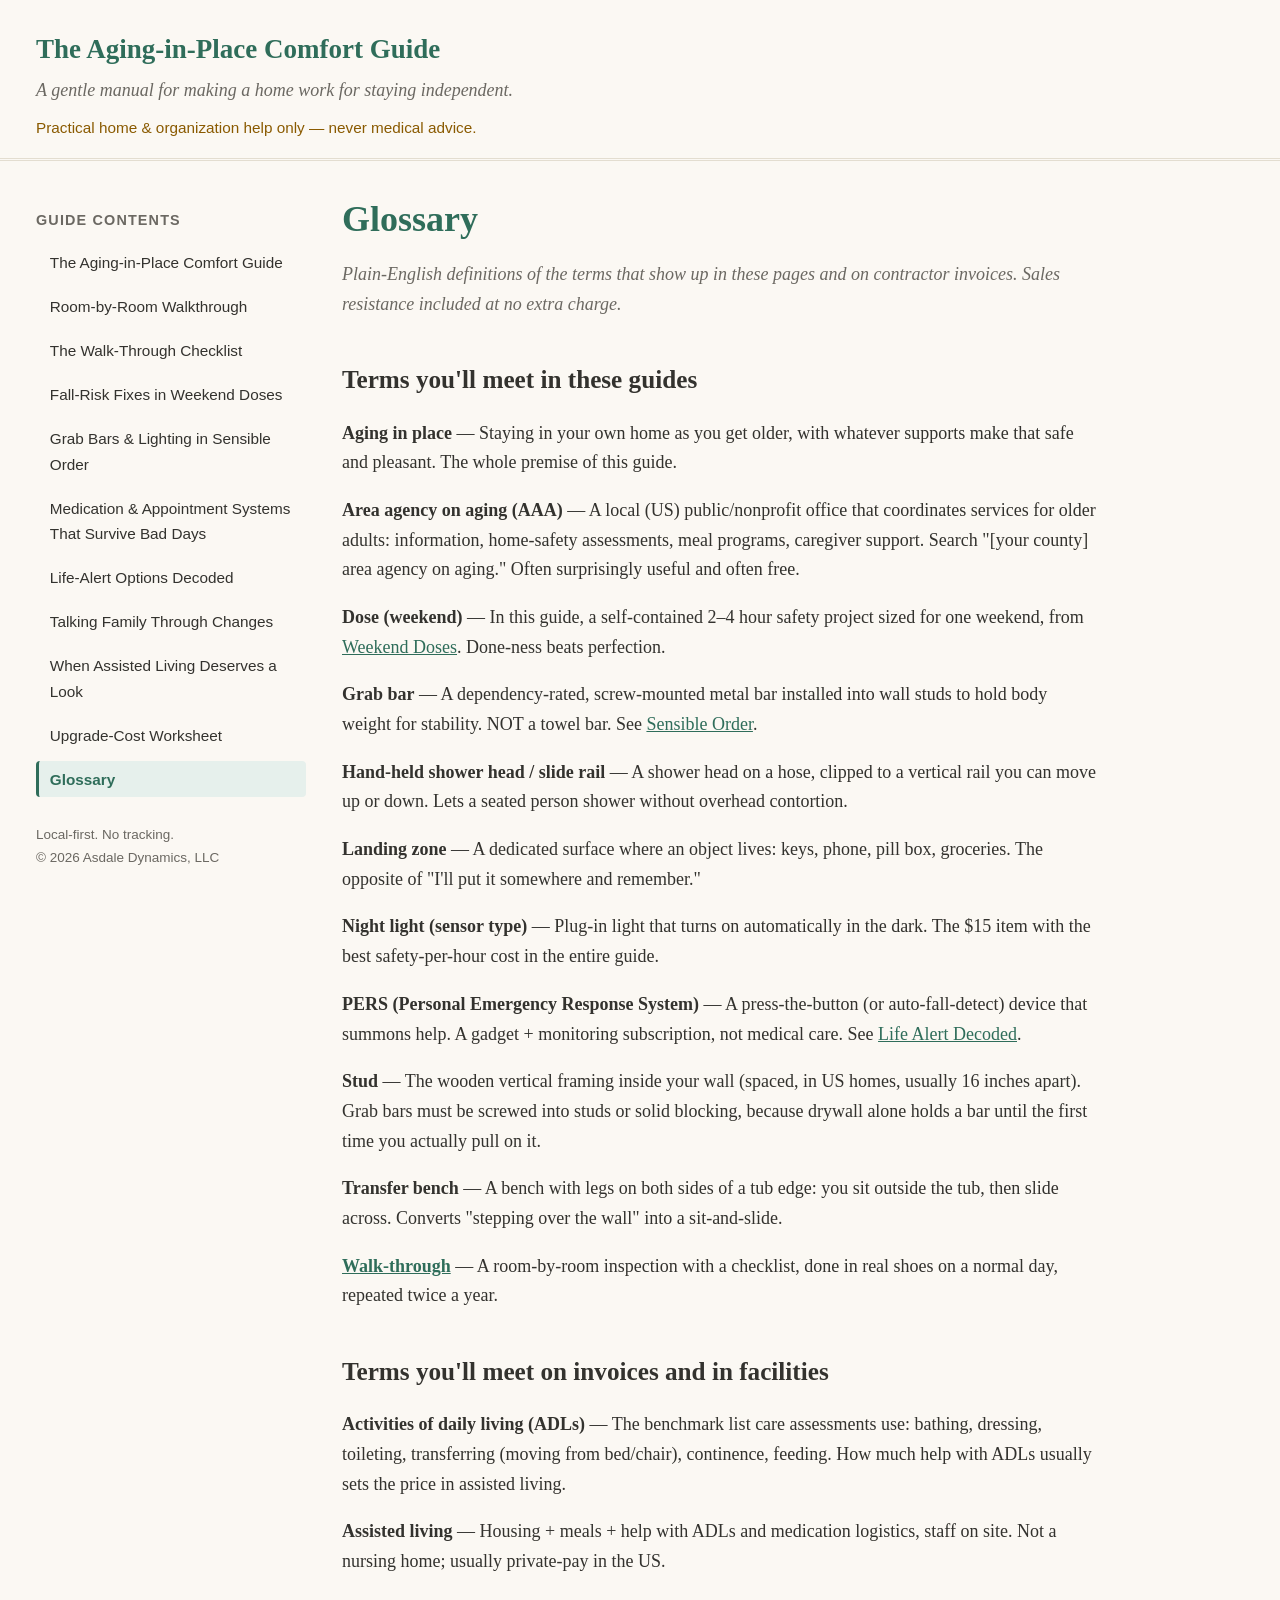
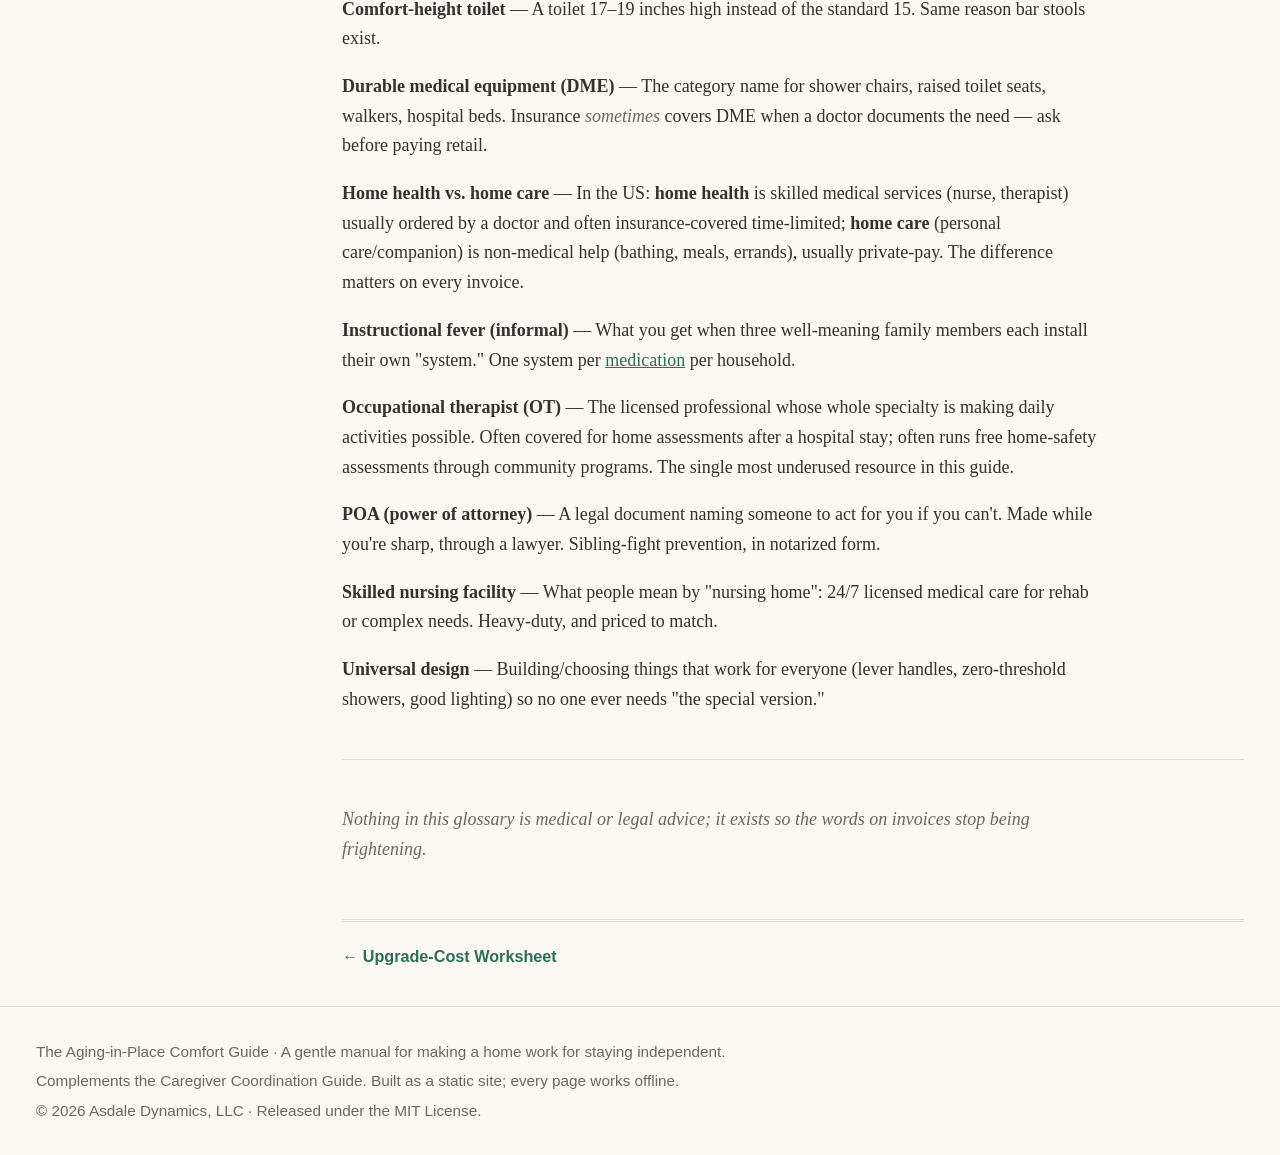
<file: site/glossary.html>
<!DOCTYPE html>
<html lang="en">
<head>
<meta charset="utf-8">
<meta name="viewport" content="width=device-width, initial-scale=1">
<meta name="description" content="A gentle manual for making a home work for staying independent.">
<title>Glossary — The Aging-in-Place Comfort Guide</title>
<link rel="stylesheet" href="style.css">
</head>
<body>
<a class="skip" href="#main">Skip to content</a>
<header class="site-header">
  <p class="brand">The Aging-in-Place Comfort Guide</p>
  <p class="tagline">A gentle manual for making a home work for staying independent.</p>
  <p class="notice">Practical home &amp; organization help only — never medical advice.</p>
</header>
<div class="shell">
<nav aria-label="Guide contents" class="sidebar">
<h2 class="nav-heading">Guide contents</h2>
<ul>
<li><a href="index.html">The Aging-in-Place Comfort Guide</a></li>
<li><a href="room-by-room.html">Room-by-Room Walkthrough</a></li>
<li><a href="checklist.html">The Walk-Through Checklist</a></li>
<li><a href="weekend-fall-fixes.html">Fall-Risk Fixes in Weekend Doses</a></li>
<li><a href="safety-upgrades.html">Grab Bars &amp; Lighting in Sensible Order</a></li>
<li><a href="medication-systems.html">Medication &amp; Appointment Systems That Survive Bad Days</a></li>
<li><a href="life-alert.html">Life-Alert Options Decoded</a></li>
<li><a href="family-conversations.html">Talking Family Through Changes</a></li>
<li><a href="assisted-living.html">When Assisted Living Deserves a Look</a></li>
<li><a href="cost-worksheet.html">Upgrade-Cost Worksheet</a></li>
<li><a href="glossary.html" aria-current="page" class="active">Glossary</a></li>
</ul>
<p class="nav-foot">Local-first. No tracking.<br>© 2026 Asdale Dynamics, LLC</p>
</nav>
<main id="main">
<h1 id="glossary">Glossary</h1>
<p><em>Plain-English definitions of the terms that show up in these pages and on contractor invoices. Sales resistance included at no extra charge.</em></p>
<h2 id="terms-youll-meet-in-these-guides">Terms you'll meet in these guides</h2>
<p><strong>Aging in place</strong> — Staying in your own home as you get older, with whatever supports make that safe and pleasant. The whole premise of this guide.</p>
<p><strong>Area agency on aging (AAA)</strong> — A local (US) public/nonprofit office that coordinates services for older adults: information, home-safety assessments, meal programs, caregiver support. Search "[your county] area agency on aging." Often surprisingly useful and often free.</p>
<p><strong>Dose (weekend)</strong> — In this guide, a self-contained 2–4 hour safety project sized for one weekend, from <a href="weekend-fall-fixes.html">Weekend Doses</a>. Done-ness beats perfection.</p>
<p><strong>Grab bar</strong> — A dependency-rated, screw-mounted metal bar installed into wall studs to hold body weight for stability. NOT a towel bar. See <a href="safety-upgrades.html">Sensible Order</a>.</p>
<p><strong>Hand-held shower head / slide rail</strong> — A shower head on a hose, clipped to a vertical rail you can move up or down. Lets a seated person shower without overhead contortion.</p>
<p><strong>Landing zone</strong> — A dedicated surface where an object lives: keys, phone, pill box, groceries. The opposite of "I'll put it somewhere and remember."</p>
<p><strong>Night light (sensor type)</strong> — Plug-in light that turns on automatically in the dark. The $15 item with the best safety-per-hour cost in the entire guide.</p>
<p><strong>PERS (Personal Emergency Response System)</strong> — A press-the-button (or auto-fall-detect) device that summons help. A gadget + monitoring subscription, not medical care. See <a href="life-alert.html">Life Alert Decoded</a>.</p>
<p><strong>Stud</strong> — The wooden vertical framing inside your wall (spaced, in US homes, usually 16 inches apart). Grab bars must be screwed into studs or solid blocking, because drywall alone holds a bar until the first time you actually pull on it.</p>
<p><strong>Transfer bench</strong> — A bench with legs on both sides of a tub edge: you sit outside the tub, then slide across. Converts "stepping over the wall" into a sit-and-slide.</p>
<p><strong><a href="checklist.html">Walk-through</a></strong> — A room-by-room inspection with a checklist, done in real shoes on a normal day, repeated twice a year.</p>
<h2 id="terms-youll-meet-on-invoices-and-in-facilities">Terms you'll meet on invoices and in facilities</h2>
<p><strong>Activities of daily living (ADLs)</strong> — The benchmark list care assessments use: bathing, dressing, toileting, transferring (moving from bed/chair), continence, feeding. How much help with ADLs usually sets the price in assisted living.</p>
<p><strong>Assisted living</strong> — Housing + meals + help with ADLs and medication logistics, staff on site. Not a nursing home; usually private-pay in the US.</p>
<p><strong>Comfort-height toilet</strong> — A toilet 17–19 inches high instead of the standard 15. Same reason bar stools exist.</p>
<p><strong>Durable medical equipment (DME)</strong> — The category name for shower chairs, raised toilet seats, walkers, hospital beds. Insurance <em>sometimes</em> covers DME when a doctor documents the need — ask before paying retail.</p>
<p><strong>Home health vs. home care</strong> — In the US: <strong>home health</strong> is skilled medical services (nurse, therapist) usually ordered by a doctor and often insurance-covered time-limited; <strong>home care</strong> (personal care/companion) is non-medical help (bathing, meals, errands), usually private-pay. The difference matters on every invoice.</p>
<p><strong>Instructional fever (informal)</strong> — What you get when three well-meaning family members each install their own "system." One system per <a href="medication-systems.html">medication</a> per household.</p>
<p><strong>Occupational therapist (OT)</strong> — The licensed professional whose whole specialty is making daily activities possible. Often covered for home assessments after a hospital stay; often runs free home-safety assessments through community programs. The single most underused resource in this guide.</p>
<p><strong>POA (power of attorney)</strong> — A legal document naming someone to act for you if you can't. Made while you're sharp, through a lawyer. Sibling-fight prevention, in notarized form.</p>
<p><strong>Skilled nursing facility</strong> — What people mean by "nursing home": 24/7 licensed medical care for rehab or complex needs. Heavy-duty, and priced to match.</p>
<p><strong>Universal design</strong> — Building/choosing things that work for everyone (lever handles, zero-threshold showers, good lighting) so no one ever needs "the special version."</p>
<hr>
<p><em>Nothing in this glossary is medical or legal advice; it exists so the words on invoices stop being frightening.</em></p>
<nav class="pagenav" aria-label="Previous and next pages">
<a class="pn prev" href="cost-worksheet.html">← Upgrade-Cost Worksheet</a><span></span>
</nav>
</main>
</div>
<footer class="site-footer">
<p>The Aging-in-Place Comfort Guide · A gentle manual for making a home work for staying independent.</p>
<p>Complements the Caregiver Coordination Guide. Built as a static site; every page works offline.</p>
<p>© 2026 Asdale Dynamics, LLC · Released under the MIT License.</p>
</footer>
</body>
</html>
</file>
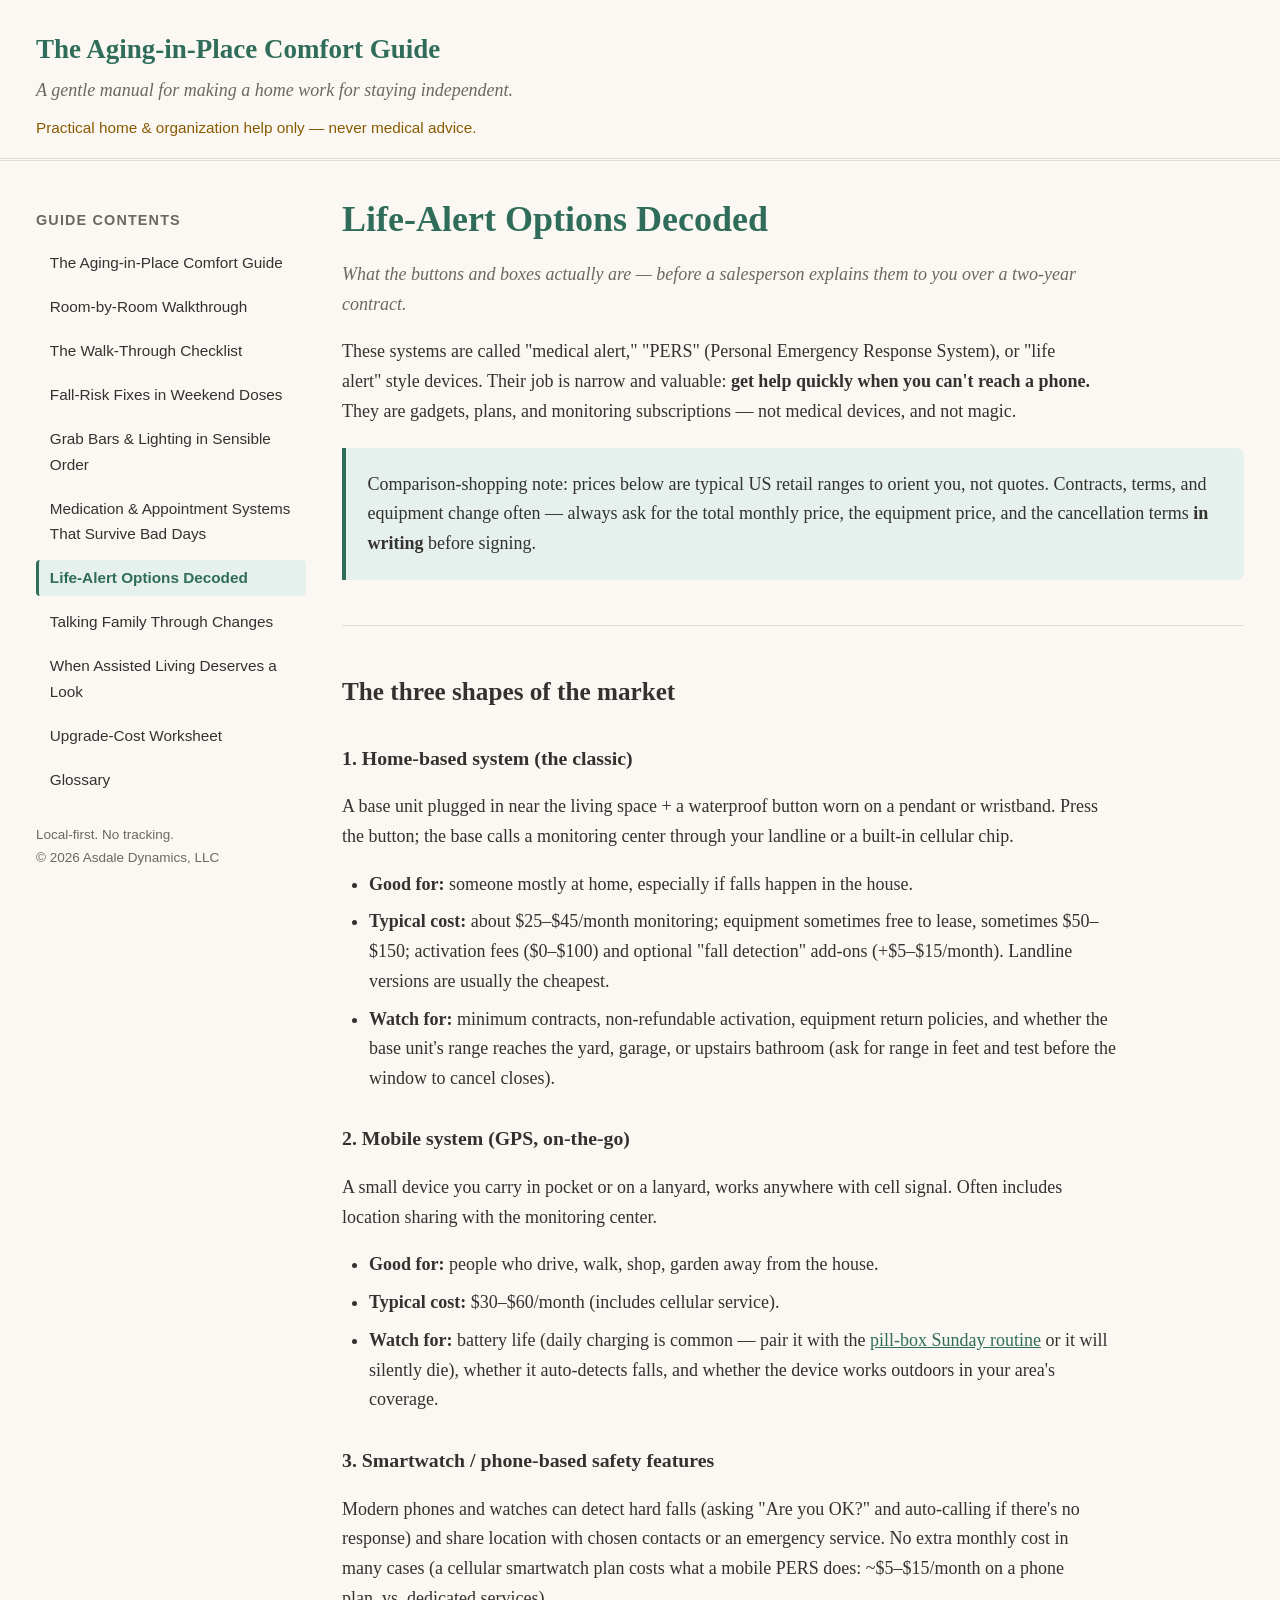
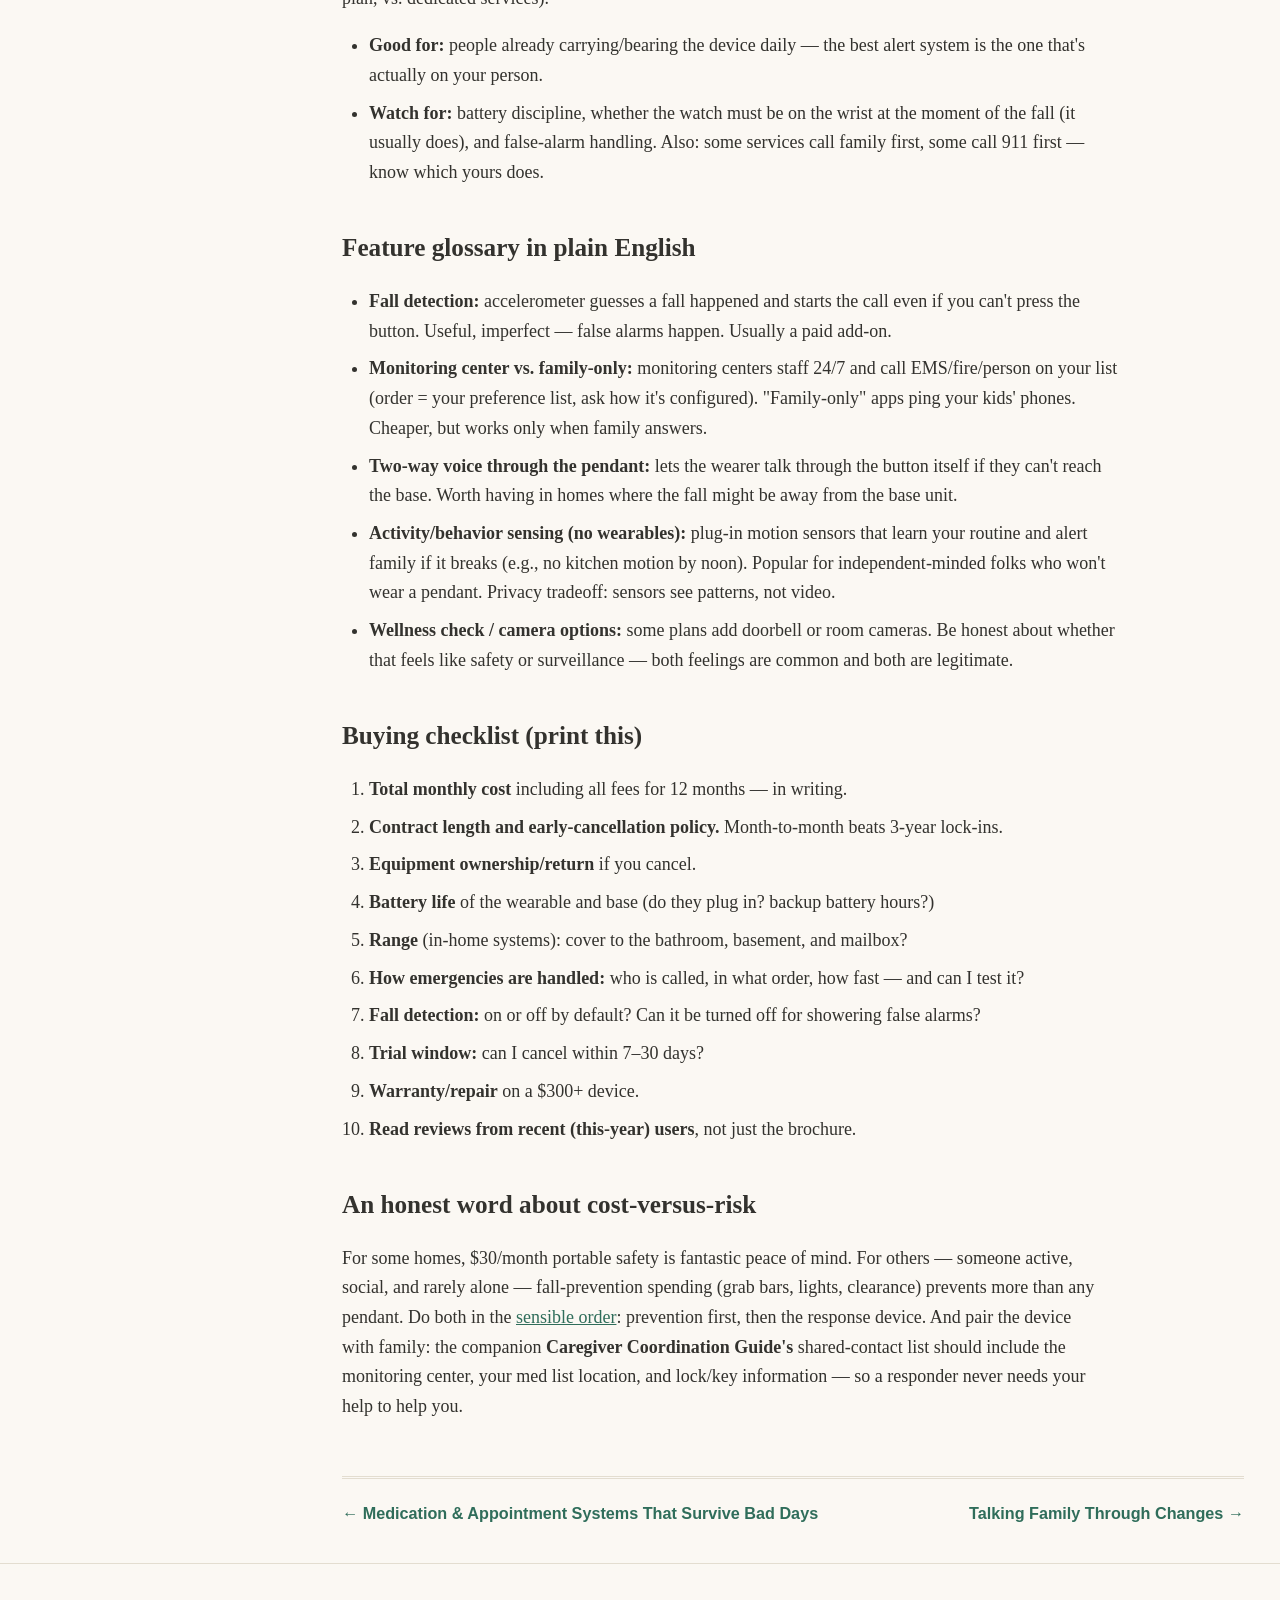
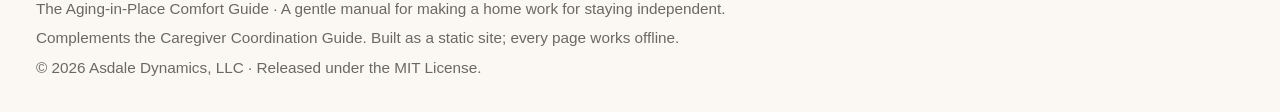
<file: site/life-alert.html>
<!DOCTYPE html>
<html lang="en">
<head>
<meta charset="utf-8">
<meta name="viewport" content="width=device-width, initial-scale=1">
<meta name="description" content="A gentle manual for making a home work for staying independent.">
<title>Life-Alert Options Decoded — The Aging-in-Place Comfort Guide</title>
<link rel="stylesheet" href="style.css">
</head>
<body>
<a class="skip" href="#main">Skip to content</a>
<header class="site-header">
  <p class="brand">The Aging-in-Place Comfort Guide</p>
  <p class="tagline">A gentle manual for making a home work for staying independent.</p>
  <p class="notice">Practical home &amp; organization help only — never medical advice.</p>
</header>
<div class="shell">
<nav aria-label="Guide contents" class="sidebar">
<h2 class="nav-heading">Guide contents</h2>
<ul>
<li><a href="index.html">The Aging-in-Place Comfort Guide</a></li>
<li><a href="room-by-room.html">Room-by-Room Walkthrough</a></li>
<li><a href="checklist.html">The Walk-Through Checklist</a></li>
<li><a href="weekend-fall-fixes.html">Fall-Risk Fixes in Weekend Doses</a></li>
<li><a href="safety-upgrades.html">Grab Bars &amp; Lighting in Sensible Order</a></li>
<li><a href="medication-systems.html">Medication &amp; Appointment Systems That Survive Bad Days</a></li>
<li><a href="life-alert.html" aria-current="page" class="active">Life-Alert Options Decoded</a></li>
<li><a href="family-conversations.html">Talking Family Through Changes</a></li>
<li><a href="assisted-living.html">When Assisted Living Deserves a Look</a></li>
<li><a href="cost-worksheet.html">Upgrade-Cost Worksheet</a></li>
<li><a href="glossary.html">Glossary</a></li>
</ul>
<p class="nav-foot">Local-first. No tracking.<br>© 2026 Asdale Dynamics, LLC</p>
</nav>
<main id="main">
<h1 id="life-alert-options-decoded">Life-Alert Options Decoded</h1>
<p><em>What the buttons and boxes actually are — before a salesperson explains them to you over a two-year contract.</em></p>
<p>These systems are called "medical alert," "PERS" (Personal Emergency Response System), or "life alert" style devices. Their job is narrow and valuable: <strong>get help quickly when you can't reach a phone.</strong> They are gadgets, plans, and monitoring subscriptions — not medical devices, and not magic.</p>
<blockquote><p>Comparison-shopping note: prices below are typical US retail ranges to orient you, not quotes. Contracts, terms, and equipment change often — always ask for the total monthly price, the equipment price, and the cancellation terms <strong>in writing</strong> before signing.</p></blockquote>

<hr>
<h2 id="the-three-shapes-of-the-market">The three shapes of the market</h2>
<h3 id="1-home-based-system-the-classic">1. Home-based system (the classic)</h3>
<p>A base unit plugged in near the living space + a waterproof button worn on a pendant or wristband. Press the button; the base calls a monitoring center through your landline or a built-in cellular chip.</p>
<ul>
<li><strong>Good for:</strong> someone mostly at home, especially if falls happen in the house.</li>
<li><strong>Typical cost:</strong> about $25–$45/month monitoring; equipment sometimes free to lease, sometimes $50–$150; activation fees ($0–$100) and optional "fall detection" add-ons (+$5–$15/month). Landline versions are usually the cheapest.</li>
<li><strong>Watch for:</strong> minimum contracts, non-refundable activation, equipment return policies, and whether the base unit's range reaches the yard, garage, or upstairs bathroom (ask for range in feet and test before the window to cancel closes).</li>
</ul>

<h3 id="2-mobile-system-gps-on-the-go">2. Mobile system (GPS, on-the-go)</h3>
<p>A small device you carry in pocket or on a lanyard, works anywhere with cell signal. Often includes location sharing with the monitoring center.</p>
<ul>
<li><strong>Good for:</strong> people who drive, walk, shop, garden away from the house.</li>
<li><strong>Typical cost:</strong> $30–$60/month (includes cellular service).</li>
<li><strong>Watch for:</strong> battery life (daily charging is common — pair it with the <a href="medication-systems.html">pill-box Sunday routine</a> or it will silently die), whether it auto-detects falls, and whether the device works outdoors in your area's coverage.</li>
</ul>

<h3 id="3-smartwatch-phone-based-safety-features">3. Smartwatch / phone-based safety features</h3>
<p>Modern phones and watches can detect hard falls (asking "Are you OK?" and auto-calling if there's no response) and share location with chosen contacts or an emergency service. No extra monthly cost in many cases (a cellular smartwatch plan costs what a mobile PERS does: ~$5–$15/month on a phone plan, vs. dedicated services).</p>
<ul>
<li><strong>Good for:</strong> people already carrying/bearing the device daily — the best alert system is the one that's actually on your person.</li>
<li><strong>Watch for:</strong> battery discipline, whether the watch must be on the wrist at the moment of the fall (it usually does), and false-alarm handling. Also: some services call family first, some call 911 first — know which yours does.</li>
</ul>

<h2 id="feature-glossary-in-plain-english">Feature glossary in plain English</h2>
<ul>
<li><strong>Fall detection:</strong> accelerometer guesses a fall happened and starts the call even if you can't press the button. Useful, imperfect — false alarms happen. Usually a paid add-on.</li>
<li><strong>Monitoring center vs. family-only:</strong> monitoring centers staff 24/7 and call EMS/fire/person on your list (order = your preference list, ask how it's configured). "Family-only" apps ping your kids' phones. Cheaper, but works only when family answers.</li>
<li><strong>Two-way voice through the pendant:</strong> lets the wearer talk through the button itself if they can't reach the base. Worth having in homes where the fall might be away from the base unit.</li>
<li><strong>Activity/behavior sensing (no wearables):</strong> plug-in motion sensors that learn your routine and alert family if it breaks (e.g., no kitchen motion by noon). Popular for independent-minded folks who won't wear a pendant. Privacy tradeoff: sensors see patterns, not video.</li>
<li><strong>Wellness check / camera options:</strong> some plans add doorbell or room cameras. Be honest about whether that feels like safety or surveillance — both feelings are common and both are legitimate.</li>
</ul>

<h2 id="buying-checklist-print-this">Buying checklist (print this)</h2>
<ol>
<li><strong>Total monthly cost</strong> including all fees for 12 months — in writing.</li>
<li><strong>Contract length and early-cancellation policy.</strong> Month-to-month beats 3-year lock-ins.</li>
<li><strong>Equipment ownership/return</strong> if you cancel.</li>
<li><strong>Battery life</strong> of the wearable and base (do they plug in? backup battery hours?)</li>
<li><strong>Range</strong> (in-home systems): cover to the bathroom, basement, and mailbox?</li>
<li><strong>How emergencies are handled:</strong> who is called, in what order, how fast — and can I test it?</li>
<li><strong>Fall detection:</strong> on or off by default? Can it be turned off for showering false alarms?</li>
<li><strong>Trial window:</strong> can I cancel within 7–30 days?</li>
<li><strong>Warranty/repair</strong> on a $300+ device.</li>
<li><strong>Read reviews from recent (this-year) users</strong>, not just the brochure.</li>
</ol>

<h2 id="an-honest-word-about-cost-versus-risk">An honest word about cost-versus-risk</h2>
<p>For some homes, $30/month portable safety is fantastic peace of mind. For others — someone active, social, and rarely alone — fall-prevention spending (grab bars, lights, clearance) prevents more than any pendant. Do both in the <a href="safety-upgrades.html">sensible order</a>: prevention first, then the response device. And pair the device with family: the companion <strong>Caregiver Coordination Guide's</strong> shared-contact list should include the monitoring center, your med list location, and lock/key information — so a responder never needs your help to help you.</p>
<nav class="pagenav" aria-label="Previous and next pages">
<a class="pn prev" href="medication-systems.html">← Medication &amp; Appointment Systems That Survive Bad Days</a><a class="pn next" href="family-conversations.html">Talking Family Through Changes →</a>
</nav>
</main>
</div>
<footer class="site-footer">
<p>The Aging-in-Place Comfort Guide · A gentle manual for making a home work for staying independent.</p>
<p>Complements the Caregiver Coordination Guide. Built as a static site; every page works offline.</p>
<p>© 2026 Asdale Dynamics, LLC · Released under the MIT License.</p>
</footer>
</body>
</html>
</file>
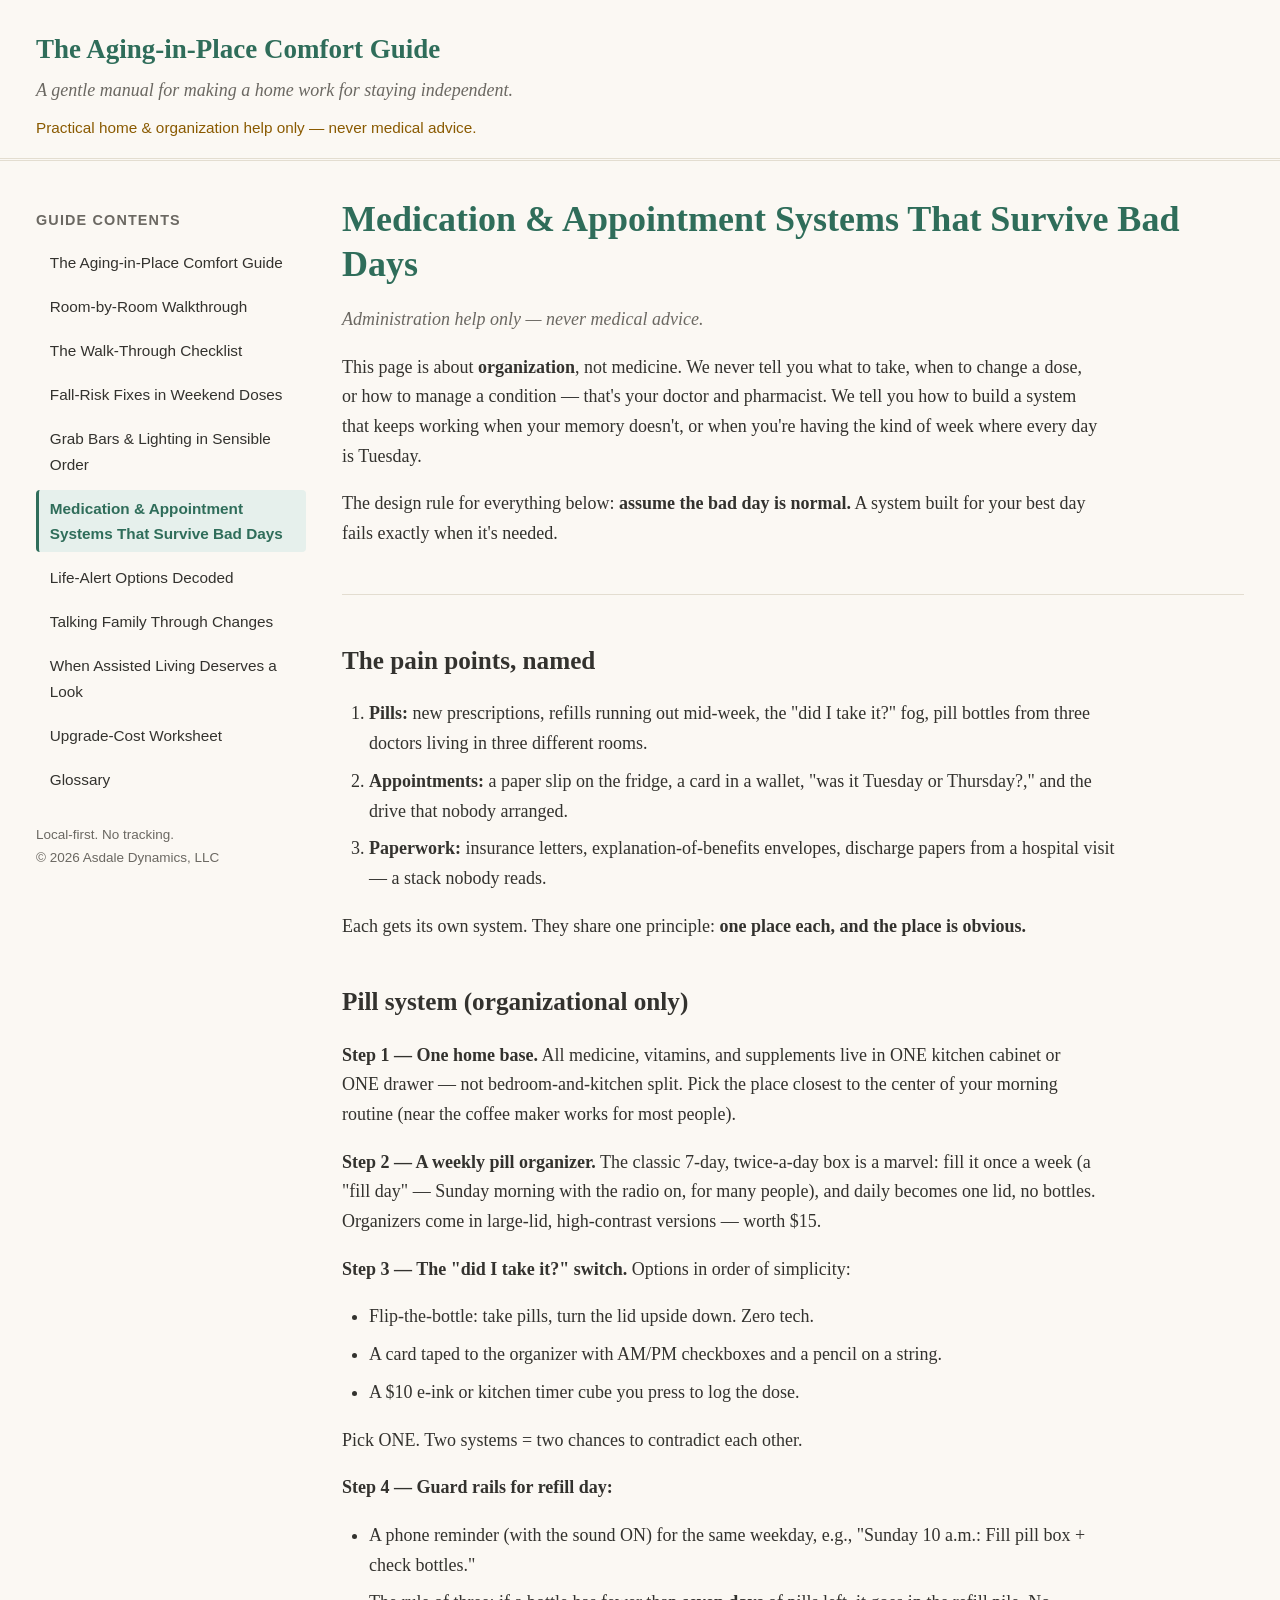
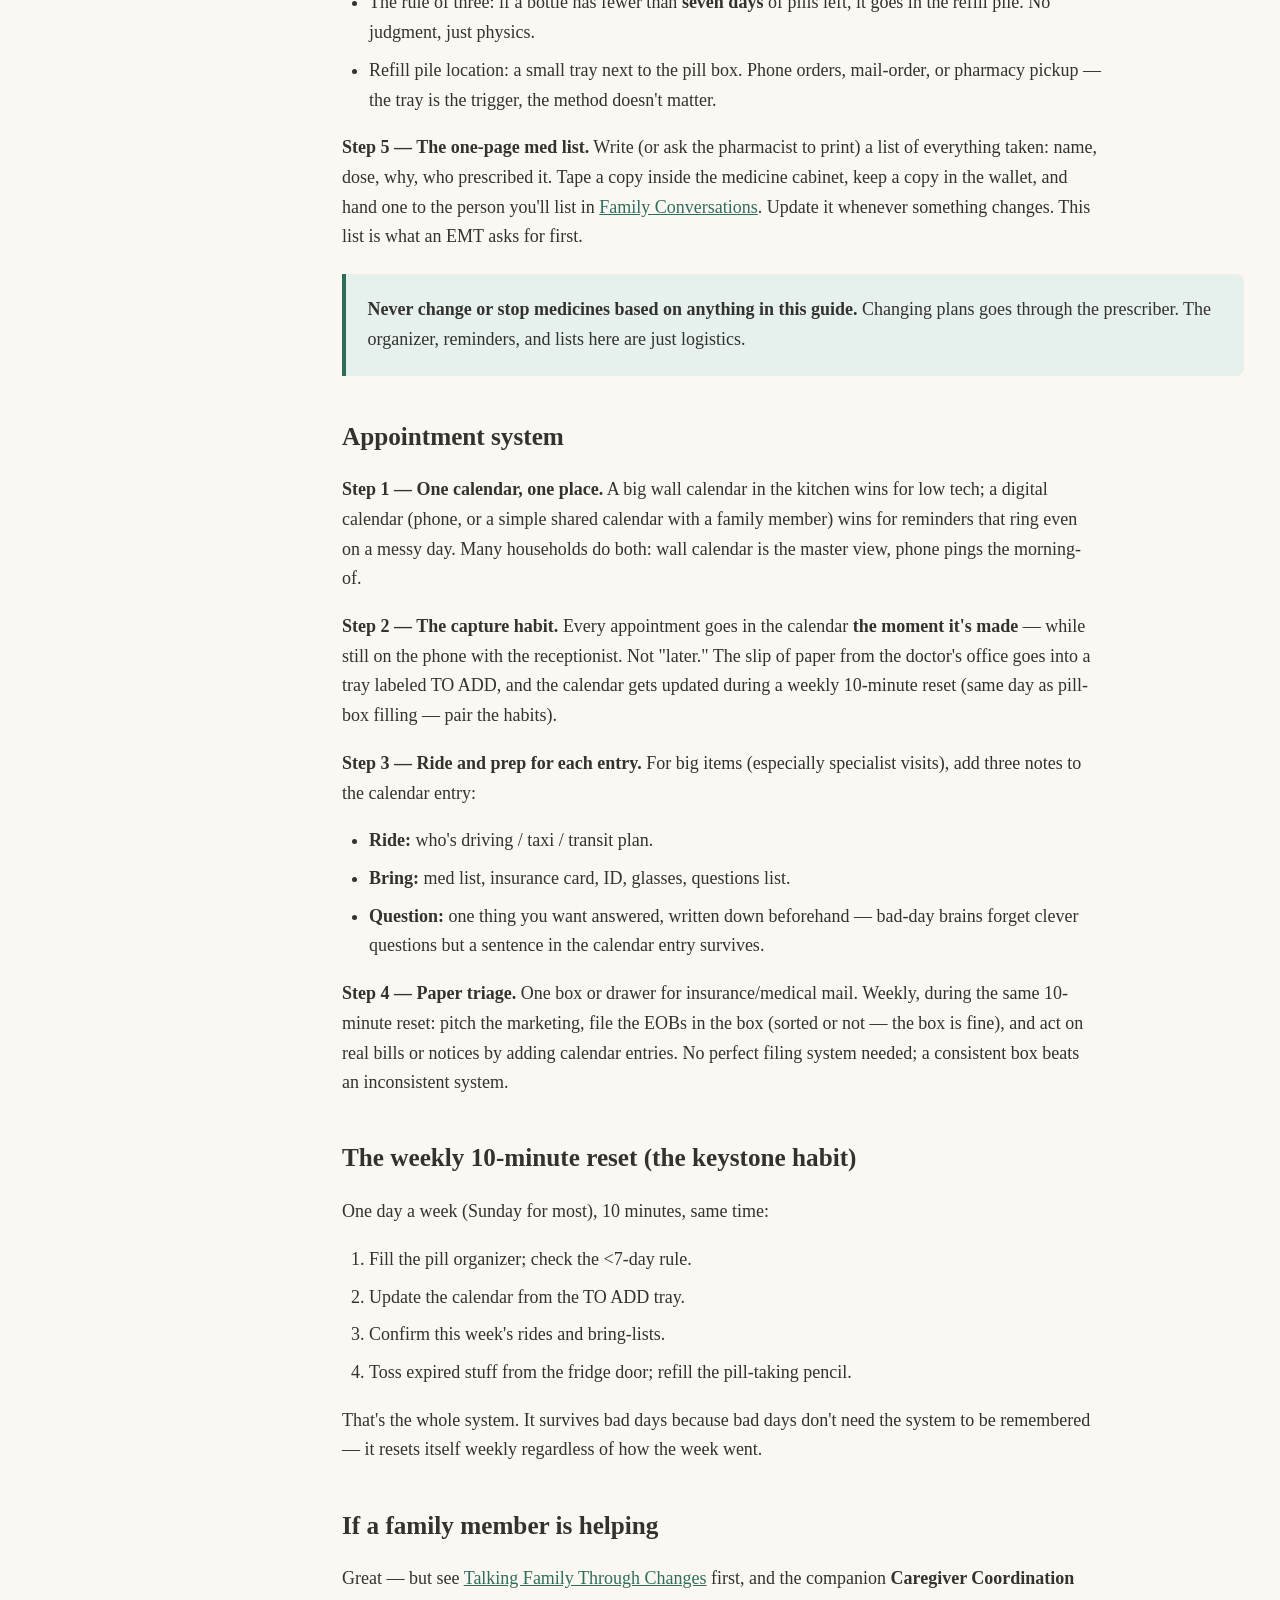
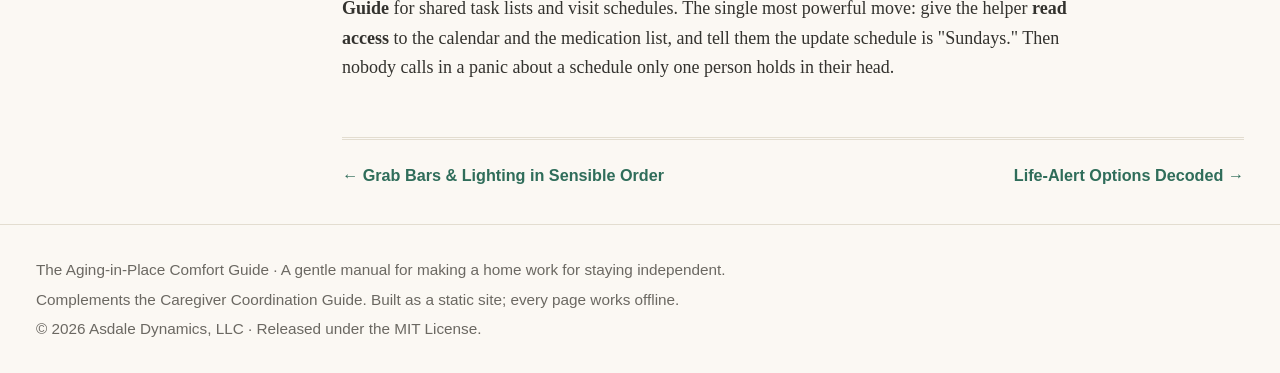
<file: site/medication-systems.html>
<!DOCTYPE html>
<html lang="en">
<head>
<meta charset="utf-8">
<meta name="viewport" content="width=device-width, initial-scale=1">
<meta name="description" content="A gentle manual for making a home work for staying independent.">
<title>Medication &amp; Appointment Systems That Survive Bad Days — The Aging-in-Place Comfort Guide</title>
<link rel="stylesheet" href="style.css">
</head>
<body>
<a class="skip" href="#main">Skip to content</a>
<header class="site-header">
  <p class="brand">The Aging-in-Place Comfort Guide</p>
  <p class="tagline">A gentle manual for making a home work for staying independent.</p>
  <p class="notice">Practical home &amp; organization help only — never medical advice.</p>
</header>
<div class="shell">
<nav aria-label="Guide contents" class="sidebar">
<h2 class="nav-heading">Guide contents</h2>
<ul>
<li><a href="index.html">The Aging-in-Place Comfort Guide</a></li>
<li><a href="room-by-room.html">Room-by-Room Walkthrough</a></li>
<li><a href="checklist.html">The Walk-Through Checklist</a></li>
<li><a href="weekend-fall-fixes.html">Fall-Risk Fixes in Weekend Doses</a></li>
<li><a href="safety-upgrades.html">Grab Bars &amp; Lighting in Sensible Order</a></li>
<li><a href="medication-systems.html" aria-current="page" class="active">Medication &amp; Appointment Systems That Survive Bad Days</a></li>
<li><a href="life-alert.html">Life-Alert Options Decoded</a></li>
<li><a href="family-conversations.html">Talking Family Through Changes</a></li>
<li><a href="assisted-living.html">When Assisted Living Deserves a Look</a></li>
<li><a href="cost-worksheet.html">Upgrade-Cost Worksheet</a></li>
<li><a href="glossary.html">Glossary</a></li>
</ul>
<p class="nav-foot">Local-first. No tracking.<br>© 2026 Asdale Dynamics, LLC</p>
</nav>
<main id="main">
<h1 id="medication-appointment-systems-that-survive-bad-days">Medication &amp; Appointment Systems That Survive Bad Days</h1>
<p><em>Administration help only — never medical advice.</em></p>
<p>This page is about <strong>organization</strong>, not medicine. We never tell you what to take, when to change a dose, or how to manage a condition — that's your doctor and pharmacist. We tell you how to build a system that keeps working when your memory doesn't, or when you're having the kind of week where every day is Tuesday.</p>
<p>The design rule for everything below: <strong>assume the bad day is normal.</strong> A system built for your best day fails exactly when it's needed.</p>
<hr>
<h2 id="the-pain-points-named">The pain points, named</h2>
<ol>
<li><strong>Pills:</strong> new prescriptions, refills running out mid-week, the "did I take it?" fog, pill bottles from three doctors living in three different rooms.</li>
<li><strong>Appointments:</strong> a paper slip on the fridge, a card in a wallet, "was it Tuesday or Thursday?," and the drive that nobody arranged.</li>
<li><strong>Paperwork:</strong> insurance letters, explanation-of-benefits envelopes, discharge papers from a hospital visit — a stack nobody reads.</li>
</ol>

<p>Each gets its own system. They share one principle: <strong>one place each, and the place is obvious.</strong></p>
<h2 id="pill-system-organizational-only">Pill system (organizational only)</h2>
<p><strong>Step 1 — One home base.</strong> All medicine, vitamins, and supplements live in ONE kitchen cabinet or ONE drawer — not bedroom-and-kitchen split. Pick the place closest to the center of your morning routine (near the coffee maker works for most people).</p>
<p><strong>Step 2 — A weekly pill organizer.</strong> The classic 7-day, twice-a-day box is a marvel: fill it once a week (a "fill day" — Sunday morning with the radio on, for many people), and daily becomes one lid, no bottles. Organizers come in large-lid, high-contrast versions — worth $15.</p>
<p><strong>Step 3 — The "did I take it?" switch.</strong> Options in order of simplicity:</p>
<ul>
<li>Flip-the-bottle: take pills, turn the lid upside down. Zero tech.</li>
<li>A card taped to the organizer with AM/PM checkboxes and a pencil on a string.</li>
<li>A $10 e-ink or kitchen timer cube you press to log the dose.</li>
</ul>

<p>Pick ONE. Two systems = two chances to contradict each other.</p>
<p><strong>Step 4 — Guard rails for refill day:</strong></p>
<ul>
<li>A phone reminder (with the sound ON) for the same weekday, e.g., "Sunday 10 a.m.: Fill pill box + check bottles."</li>
<li>The rule of three: if a bottle has fewer than <strong>seven days</strong> of pills left, it goes in the refill pile. No judgment, just physics.</li>
<li>Refill pile location: a small tray next to the pill box. Phone orders, mail-order, or pharmacy pickup — the tray is the trigger, the method doesn't matter.</li>
</ul>

<p><strong>Step 5 — The one-page med list.</strong> Write (or ask the pharmacist to print) a list of everything taken: name, dose, why, who prescribed it. Tape a copy inside the medicine cabinet, keep a copy in the wallet, and hand one to the person you'll list in <a href="family-conversations.html">Family Conversations</a>. Update it whenever something changes. This list is what an EMT asks for first.</p>
<blockquote><p><strong>Never change or stop medicines based on anything in this guide.</strong> Changing plans goes through the prescriber. The organizer, reminders, and lists here are just logistics.</p></blockquote>

<h2 id="appointment-system">Appointment system</h2>
<p><strong>Step 1 — One calendar, one place.</strong> A big wall calendar in the kitchen wins for low tech; a digital calendar (phone, or a simple shared calendar with a family member) wins for reminders that ring even on a messy day. Many households do both: wall calendar is the master view, phone pings the morning-of.</p>
<p><strong>Step 2 — The capture habit.</strong> Every appointment goes in the calendar <strong>the moment it's made</strong> — while still on the phone with the receptionist. Not "later." The slip of paper from the doctor's office goes into a tray labeled TO ADD, and the calendar gets updated during a weekly 10-minute reset (same day as pill-box filling — pair the habits).</p>
<p><strong>Step 3 — Ride and prep for each entry.</strong> For big items (especially specialist visits), add three notes to the calendar entry:</p>
<ul>
<li><strong>Ride:</strong> who's driving / taxi / transit plan.</li>
<li><strong>Bring:</strong> med list, insurance card, ID, glasses, questions list.</li>
<li><strong>Question:</strong> one thing you want answered, written down beforehand — bad-day brains forget clever questions but a sentence in the calendar entry survives.</li>
</ul>

<p><strong>Step 4 — Paper triage.</strong> One box or drawer for insurance/medical mail. Weekly, during the same 10-minute reset: pitch the marketing, file the EOBs in the box (sorted or not — the box is fine), and act on real bills or notices by adding calendar entries. No perfect filing system needed; a consistent box beats an inconsistent system.</p>
<h2 id="the-weekly-10-minute-reset-the-keystone-habit">The weekly 10-minute reset (the keystone habit)</h2>
<p>One day a week (Sunday for most), 10 minutes, same time:</p>
<ol>
<li>Fill the pill organizer; check the &lt;7-day rule.</li>
<li>Update the calendar from the TO ADD tray.</li>
<li>Confirm this week's rides and bring-lists.</li>
<li>Toss expired stuff from the fridge door; refill the pill-taking pencil.</li>
</ol>

<p>That's the whole system. It survives bad days because bad days don't need the system to be remembered — it resets itself weekly regardless of how the week went.</p>
<h2 id="if-a-family-member-is-helping">If a family member is helping</h2>
<p>Great — but see <a href="family-conversations.html">Talking Family Through Changes</a> first, and the companion <strong>Caregiver Coordination Guide</strong> for shared task lists and visit schedules. The single most powerful move: give the helper <strong>read access</strong> to the calendar and the medication list, and tell them the update schedule is "Sundays." Then nobody calls in a panic about a schedule only one person holds in their head.</p>
<nav class="pagenav" aria-label="Previous and next pages">
<a class="pn prev" href="safety-upgrades.html">← Grab Bars &amp; Lighting in Sensible Order</a><a class="pn next" href="life-alert.html">Life-Alert Options Decoded →</a>
</nav>
</main>
</div>
<footer class="site-footer">
<p>The Aging-in-Place Comfort Guide · A gentle manual for making a home work for staying independent.</p>
<p>Complements the Caregiver Coordination Guide. Built as a static site; every page works offline.</p>
<p>© 2026 Asdale Dynamics, LLC · Released under the MIT License.</p>
</footer>
</body>
</html>
</file>
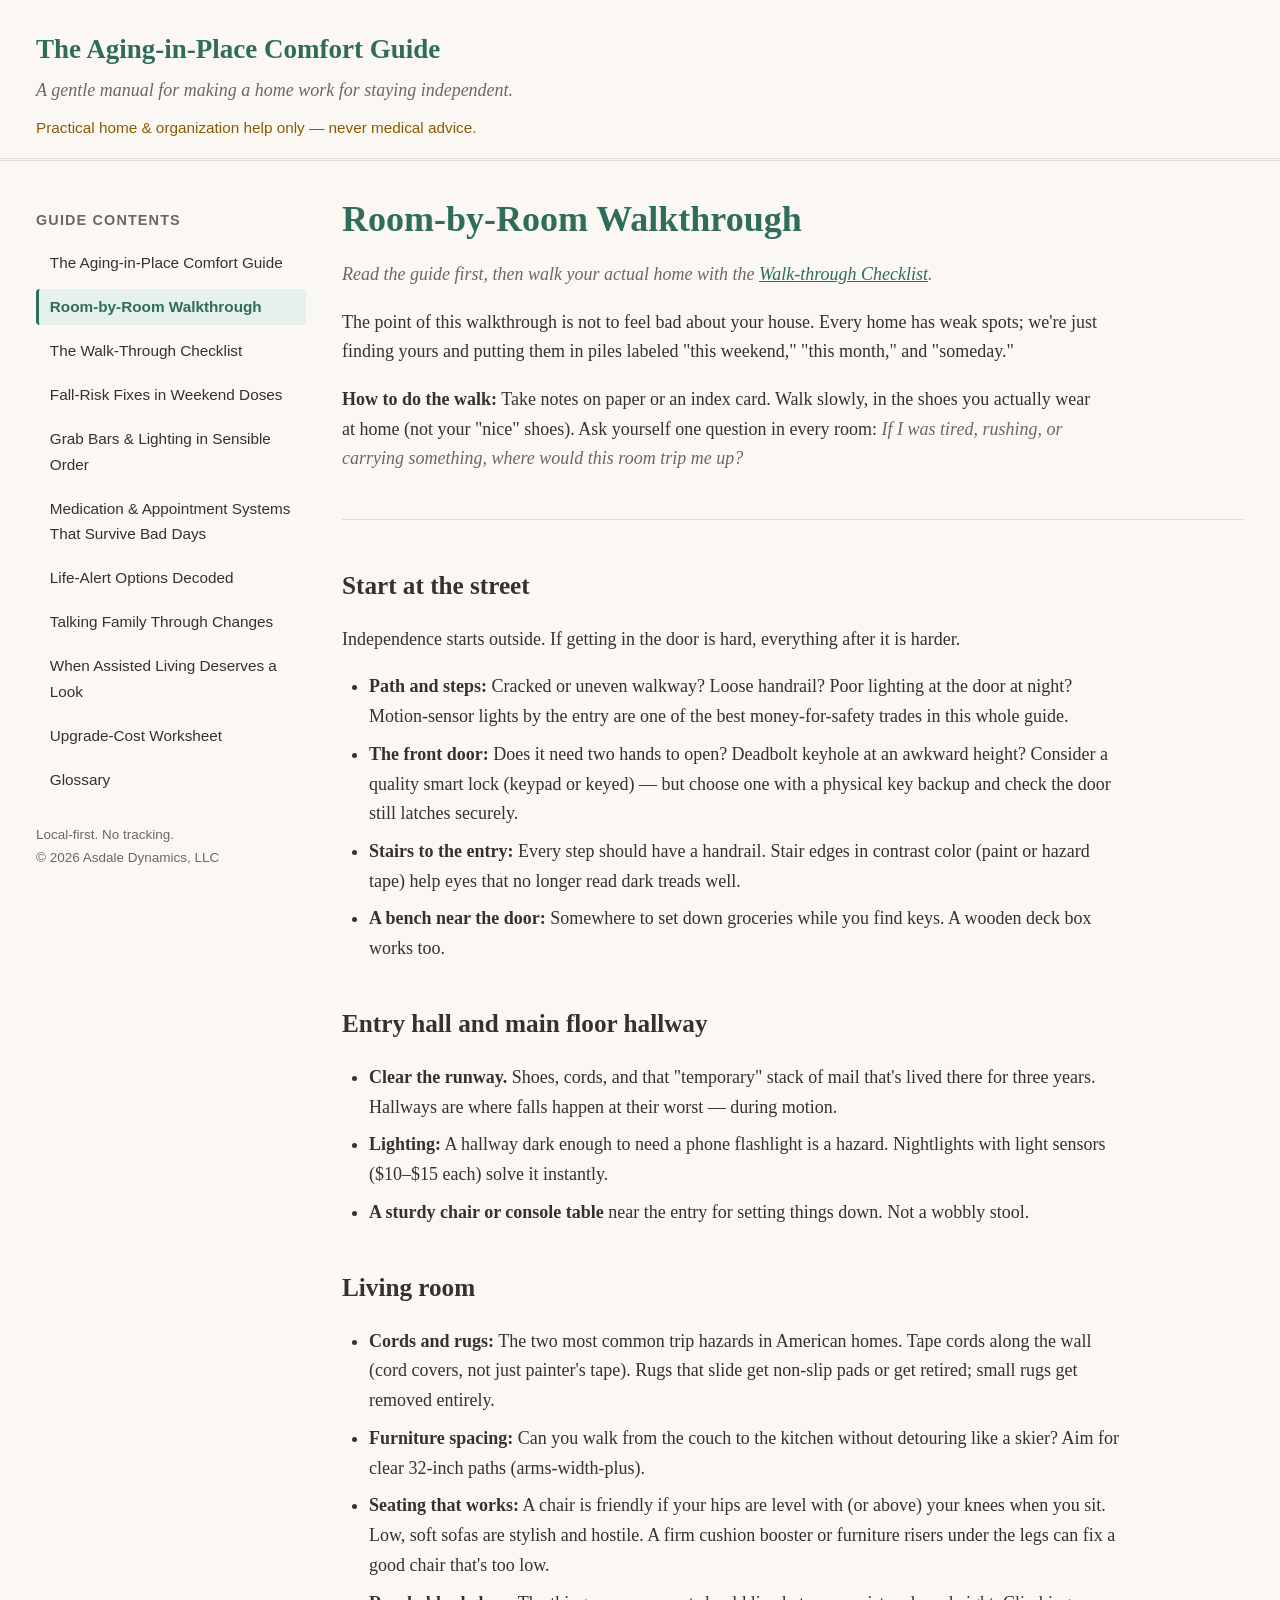
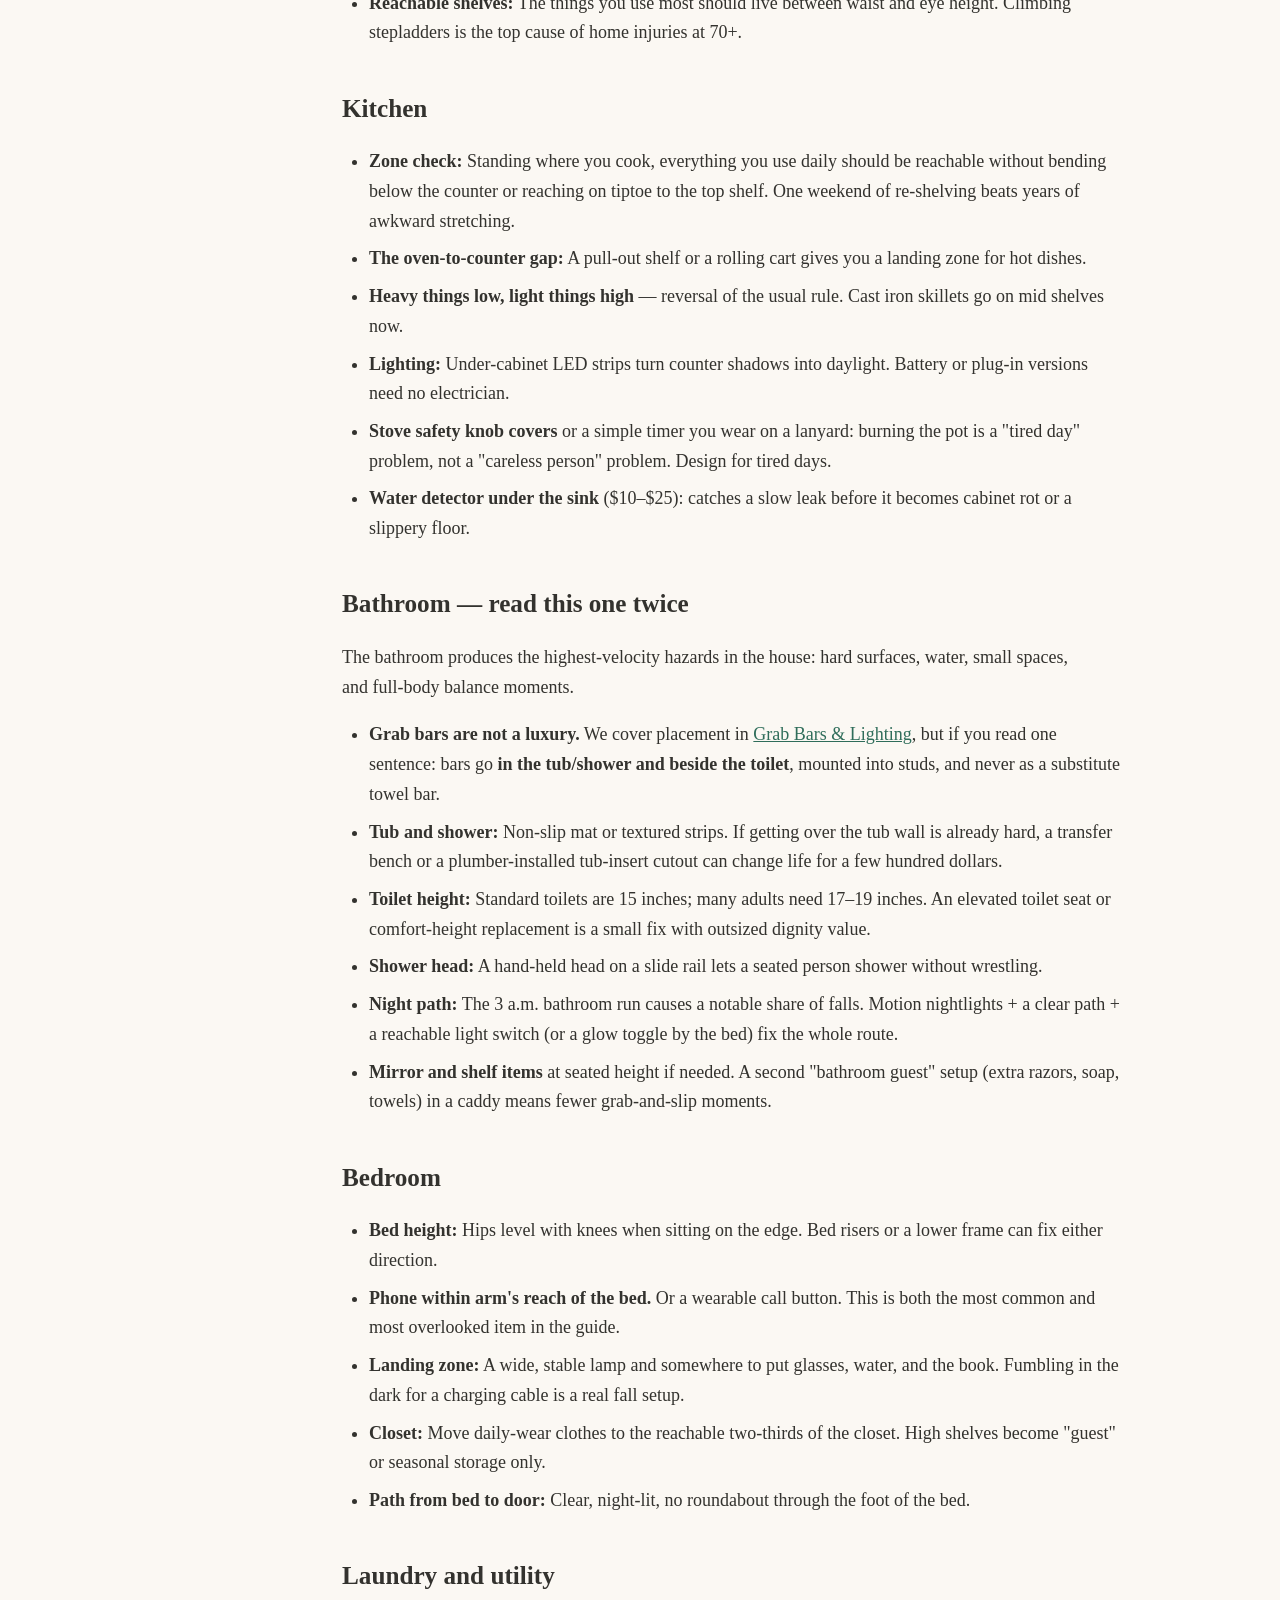
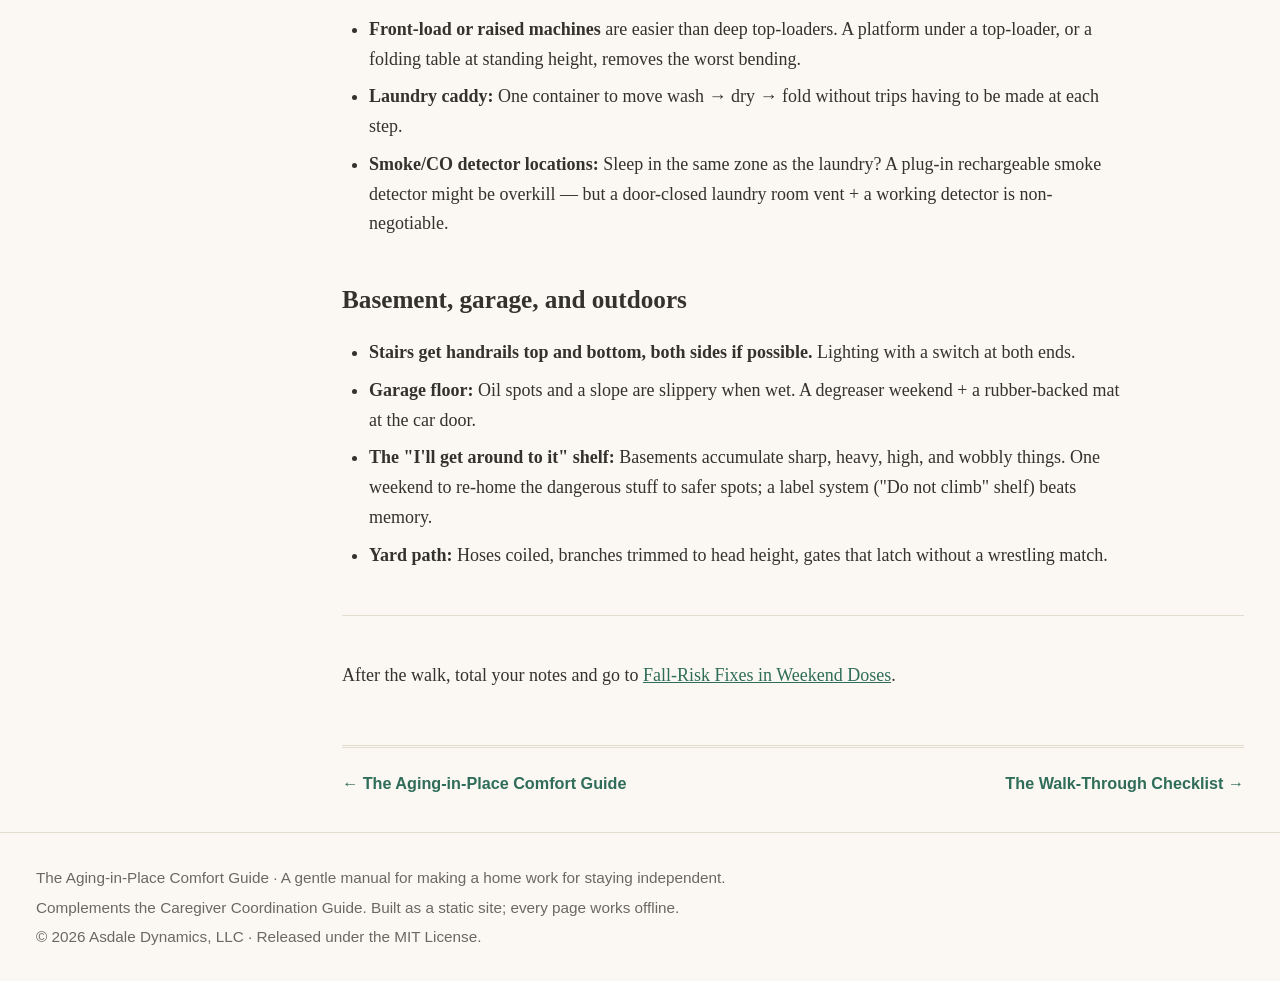
<file: site/room-by-room.html>
<!DOCTYPE html>
<html lang="en">
<head>
<meta charset="utf-8">
<meta name="viewport" content="width=device-width, initial-scale=1">
<meta name="description" content="A gentle manual for making a home work for staying independent.">
<title>Room-by-Room Walkthrough — The Aging-in-Place Comfort Guide</title>
<link rel="stylesheet" href="style.css">
</head>
<body>
<a class="skip" href="#main">Skip to content</a>
<header class="site-header">
  <p class="brand">The Aging-in-Place Comfort Guide</p>
  <p class="tagline">A gentle manual for making a home work for staying independent.</p>
  <p class="notice">Practical home &amp; organization help only — never medical advice.</p>
</header>
<div class="shell">
<nav aria-label="Guide contents" class="sidebar">
<h2 class="nav-heading">Guide contents</h2>
<ul>
<li><a href="index.html">The Aging-in-Place Comfort Guide</a></li>
<li><a href="room-by-room.html" aria-current="page" class="active">Room-by-Room Walkthrough</a></li>
<li><a href="checklist.html">The Walk-Through Checklist</a></li>
<li><a href="weekend-fall-fixes.html">Fall-Risk Fixes in Weekend Doses</a></li>
<li><a href="safety-upgrades.html">Grab Bars &amp; Lighting in Sensible Order</a></li>
<li><a href="medication-systems.html">Medication &amp; Appointment Systems That Survive Bad Days</a></li>
<li><a href="life-alert.html">Life-Alert Options Decoded</a></li>
<li><a href="family-conversations.html">Talking Family Through Changes</a></li>
<li><a href="assisted-living.html">When Assisted Living Deserves a Look</a></li>
<li><a href="cost-worksheet.html">Upgrade-Cost Worksheet</a></li>
<li><a href="glossary.html">Glossary</a></li>
</ul>
<p class="nav-foot">Local-first. No tracking.<br>© 2026 Asdale Dynamics, LLC</p>
</nav>
<main id="main">
<h1 id="room-by-room-walkthrough">Room-by-Room Walkthrough</h1>
<p><em>Read the guide first, then walk your actual home with the <a href="checklist.html">Walk-through Checklist</a>.</em></p>
<p>The point of this walkthrough is not to feel bad about your house. Every home has weak spots; we're just finding yours and putting them in piles labeled "this weekend," "this month," and "someday."</p>
<p><strong>How to do the walk:</strong> Take notes on paper or an index card. Walk slowly, in the shoes you actually wear at home (not your "nice" shoes). Ask yourself one question in every room: <em>If I was tired, rushing, or carrying something, where would this room trip me up?</em></p>
<hr>
<h2 id="start-at-the-street">Start at the street</h2>
<p>Independence starts outside. If getting in the door is hard, everything after it is harder.</p>
<ul>
<li><strong>Path and steps:</strong> Cracked or uneven walkway? Loose handrail? Poor lighting at the door at night? Motion-sensor lights by the entry are one of the best money-for-safety trades in this whole guide.</li>
<li><strong>The front door:</strong> Does it need two hands to open? Deadbolt keyhole at an awkward height? Consider a quality smart lock (keypad or keyed) — but choose one with a physical key backup and check the door still latches securely.</li>
<li><strong>Stairs to the entry:</strong> Every step should have a handrail. Stair edges in contrast color (paint or hazard tape) help eyes that no longer read dark treads well.</li>
<li><strong>A bench near the door:</strong> Somewhere to set down groceries while you find keys. A wooden deck box works too.</li>
</ul>

<h2 id="entry-hall-and-main-floor-hallway">Entry hall and main floor hallway</h2>
<ul>
<li><strong>Clear the runway.</strong> Shoes, cords, and that "temporary" stack of mail that's lived there for three years. Hallways are where falls happen at their worst — during motion.</li>
<li><strong>Lighting:</strong> A hallway dark enough to need a phone flashlight is a hazard. Nightlights with light sensors ($10–$15 each) solve it instantly.</li>
<li><strong>A sturdy chair or console table</strong> near the entry for setting things down. Not a wobbly stool.</li>
</ul>

<h2 id="living-room">Living room</h2>
<ul>
<li><strong>Cords and rugs:</strong> The two most common trip hazards in American homes. Tape cords along the wall (cord covers, not just painter's tape). Rugs that slide get non-slip pads or get retired; small rugs get removed entirely.</li>
<li><strong>Furniture spacing:</strong> Can you walk from the couch to the kitchen without detouring like a skier? Aim for clear 32-inch paths (arms-width-plus).</li>
<li><strong>Seating that works:</strong> A chair is friendly if your hips are level with (or above) your knees when you sit. Low, soft sofas are stylish and hostile. A firm cushion booster or furniture risers under the legs can fix a good chair that's too low.</li>
<li><strong>Reachable shelves:</strong> The things you use most should live between waist and eye height. Climbing stepladders is the top cause of home injuries at 70+.</li>
</ul>

<h2 id="kitchen">Kitchen</h2>
<ul>
<li><strong>Zone check:</strong> Standing where you cook, everything you use daily should be reachable without bending below the counter or reaching on tiptoe to the top shelf. One weekend of re-shelving beats years of awkward stretching.</li>
<li><strong>The oven-to-counter gap:</strong> A pull-out shelf or a rolling cart gives you a landing zone for hot dishes.</li>
<li><strong>Heavy things low, light things high</strong> — reversal of the usual rule. Cast iron skillets go on mid shelves now.</li>
<li><strong>Lighting:</strong> Under-cabinet LED strips turn counter shadows into daylight. Battery or plug-in versions need no electrician.</li>
<li><strong>Stove safety knob covers</strong> or a simple timer you wear on a lanyard: burning the pot is a "tired day" problem, not a "careless person" problem. Design for tired days.</li>
<li><strong>Water detector under the sink</strong> ($10–$25): catches a slow leak before it becomes cabinet rot or a slippery floor.</li>
</ul>

<h2 id="bathroom-read-this-one-twice">Bathroom — read this one twice</h2>
<p>The bathroom produces the highest-velocity hazards in the house: hard surfaces, water, small spaces, and full-body balance moments.</p>
<ul>
<li><strong>Grab bars are not a luxury.</strong> We cover placement in <a href="safety-upgrades.html">Grab Bars &amp; Lighting</a>, but if you read one sentence: bars go <strong>in the tub/shower and beside the toilet</strong>, mounted into studs, and never as a substitute towel bar.</li>
<li><strong>Tub and shower:</strong> Non-slip mat or textured strips. If getting over the tub wall is already hard, a transfer bench or a plumber-installed tub-insert cutout can change life for a few hundred dollars.</li>
<li><strong>Toilet height:</strong> Standard toilets are 15 inches; many adults need 17–19 inches. An elevated toilet seat or comfort-height replacement is a small fix with outsized dignity value.</li>
<li><strong>Shower head:</strong> A hand-held head on a slide rail lets a seated person shower without wrestling.</li>
<li><strong>Night path:</strong> The 3 a.m. bathroom run causes a notable share of falls. Motion nightlights + a clear path + a reachable light switch (or a glow toggle by the bed) fix the whole route.</li>
<li><strong>Mirror and shelf items</strong> at seated height if needed. A second "bathroom guest" setup (extra razors, soap, towels) in a caddy means fewer grab-and-slip moments.</li>
</ul>

<h2 id="bedroom">Bedroom</h2>
<ul>
<li><strong>Bed height:</strong> Hips level with knees when sitting on the edge. Bed risers or a lower frame can fix either direction.</li>
<li><strong>Phone within arm's reach of the bed.</strong> Or a wearable call button. This is both the most common and most overlooked item in the guide.</li>
<li><strong>Landing zone:</strong> A wide, stable lamp and somewhere to put glasses, water, and the book. Fumbling in the dark for a charging cable is a real fall setup.</li>
<li><strong>Closet:</strong> Move daily-wear clothes to the reachable two-thirds of the closet. High shelves become "guest" or seasonal storage only.</li>
<li><strong>Path from bed to door:</strong> Clear, night-lit, no roundabout through the foot of the bed.</li>
</ul>

<h2 id="laundry-and-utility">Laundry and utility</h2>
<ul>
<li><strong>Front-load or raised machines</strong> are easier than deep top-loaders. A platform under a top-loader, or a folding table at standing height, removes the worst bending.</li>
<li><strong>Laundry caddy:</strong> One container to move wash → dry → fold without trips having to be made at each step.</li>
<li><strong>Smoke/CO detector locations:</strong> Sleep in the same zone as the laundry? A plug-in rechargeable smoke detector might be overkill — but a door-closed laundry room vent + a working detector is non-negotiable.</li>
</ul>

<h2 id="basement-garage-and-outdoors">Basement, garage, and outdoors</h2>
<ul>
<li><strong>Stairs get handrails top and bottom, both sides if possible.</strong> Lighting with a switch at both ends.</li>
<li><strong>Garage floor:</strong> Oil spots and a slope are slippery when wet. A degreaser weekend + a rubber-backed mat at the car door.</li>
<li><strong>The "I'll get around to it" shelf:</strong> Basements accumulate sharp, heavy, high, and wobbly things. One weekend to re-home the dangerous stuff to safer spots; a label system ("Do not climb" shelf) beats memory.</li>
<li><strong>Yard path:</strong> Hoses coiled, branches trimmed to head height, gates that latch without a wrestling match.</li>
</ul>

<hr>
<p>After the walk, total your notes and go to <a href="weekend-fall-fixes.html">Fall-Risk Fixes in Weekend Doses</a>.</p>
<nav class="pagenav" aria-label="Previous and next pages">
<a class="pn prev" href="index.html">← The Aging-in-Place Comfort Guide</a><a class="pn next" href="checklist.html">The Walk-Through Checklist →</a>
</nav>
</main>
</div>
<footer class="site-footer">
<p>The Aging-in-Place Comfort Guide · A gentle manual for making a home work for staying independent.</p>
<p>Complements the Caregiver Coordination Guide. Built as a static site; every page works offline.</p>
<p>© 2026 Asdale Dynamics, LLC · Released under the MIT License.</p>
</footer>
</body>
</html>
</file>
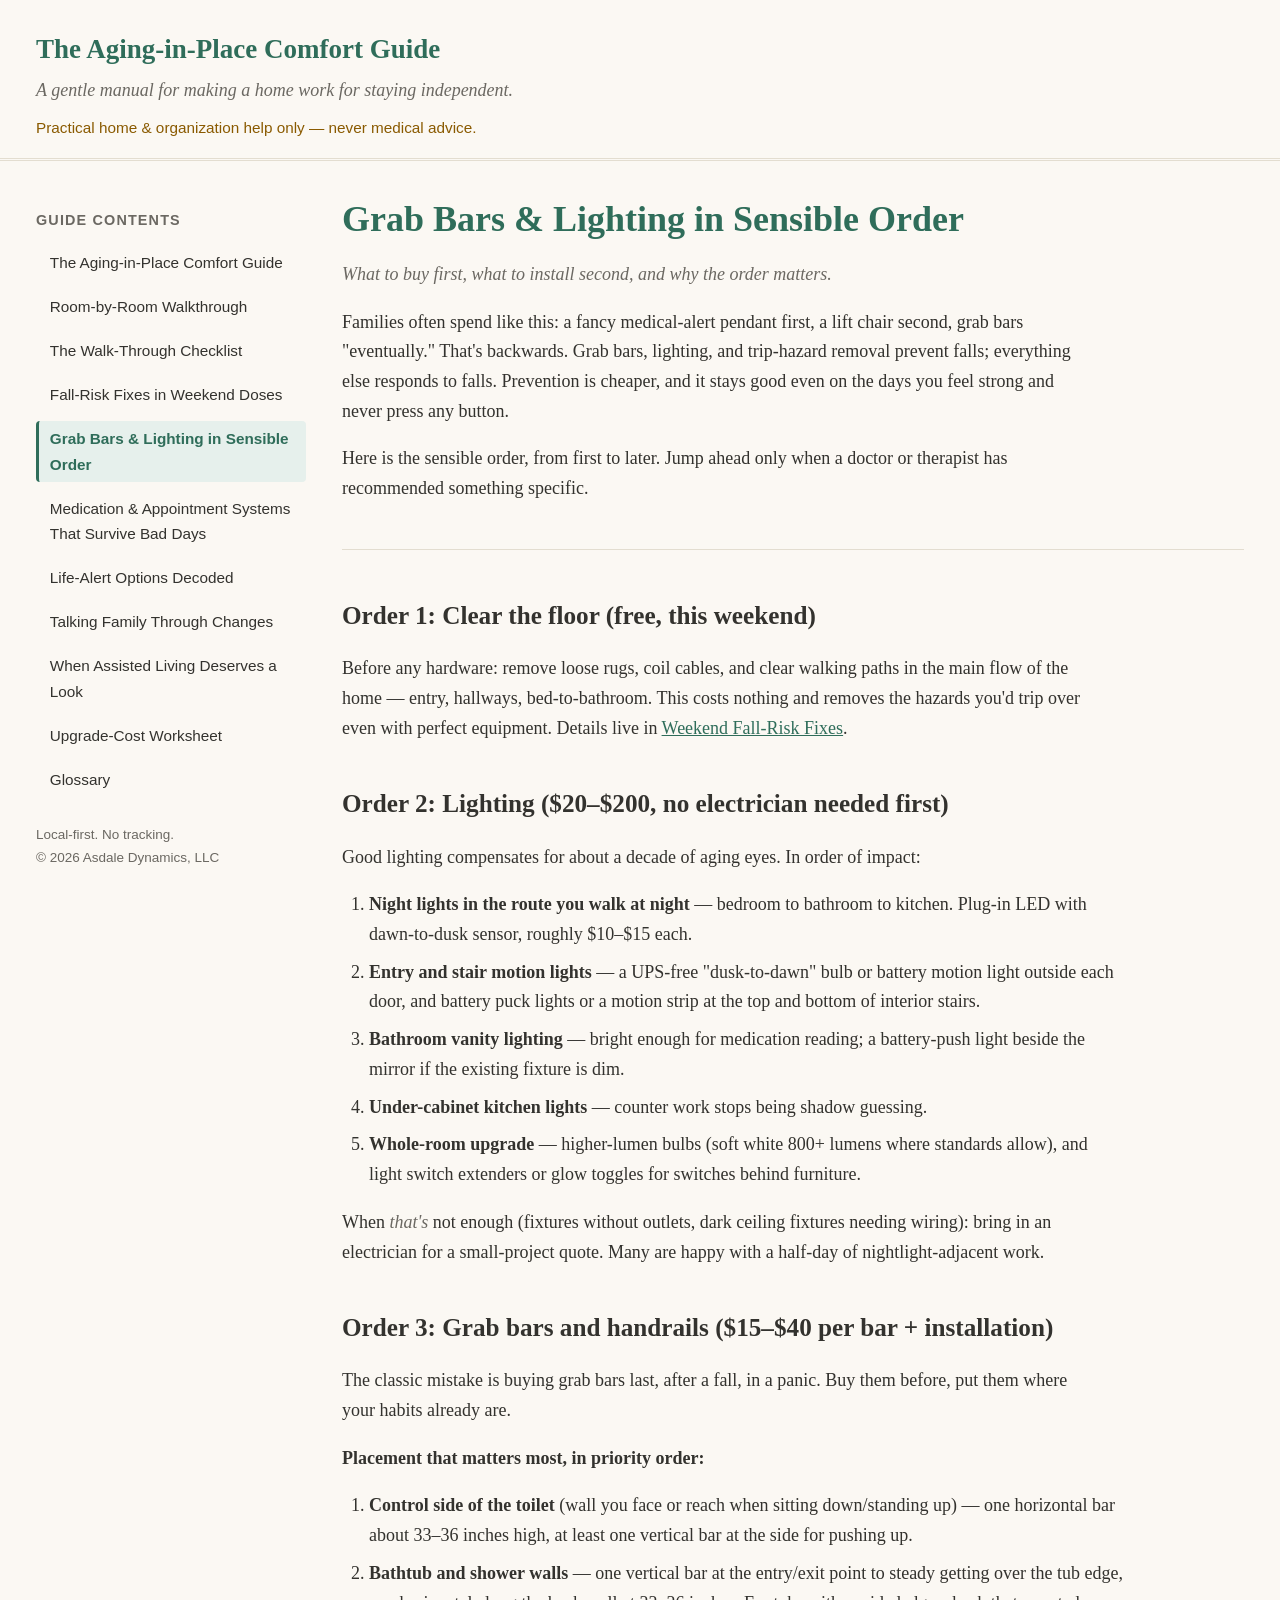
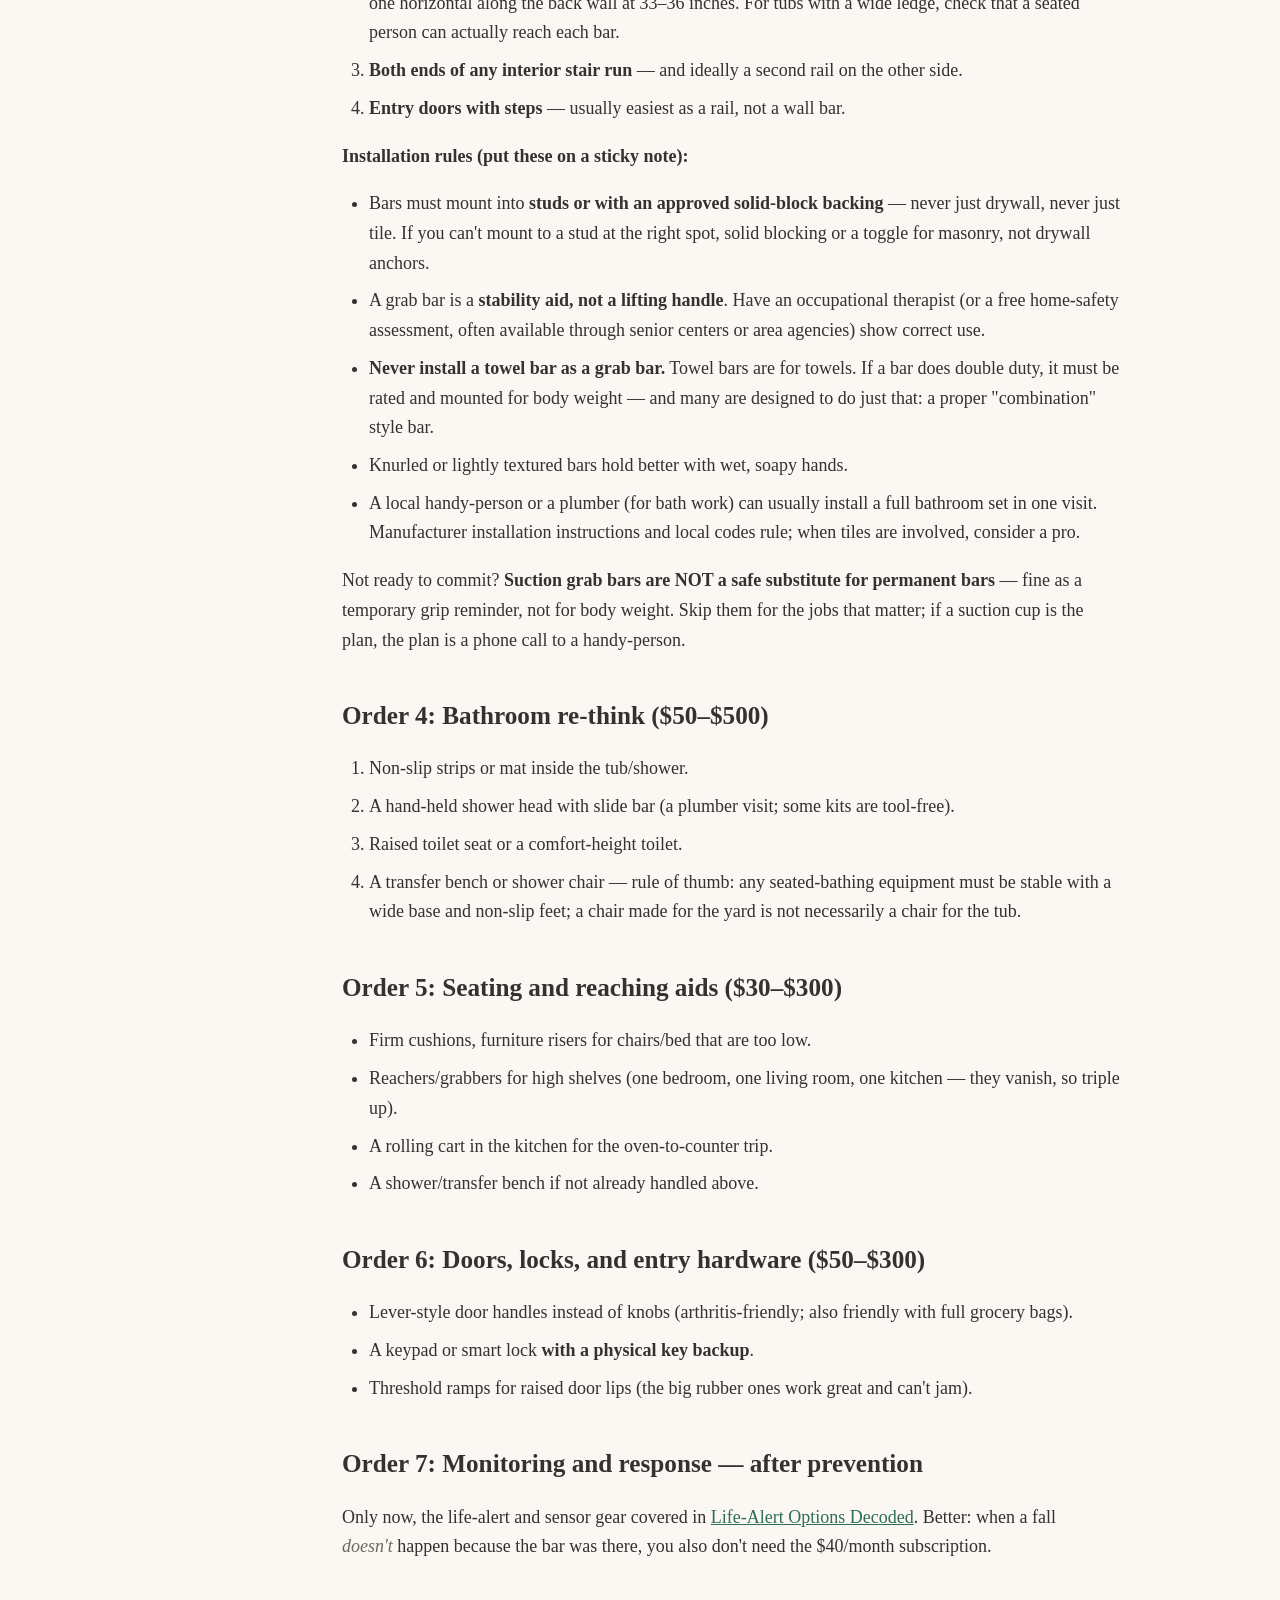
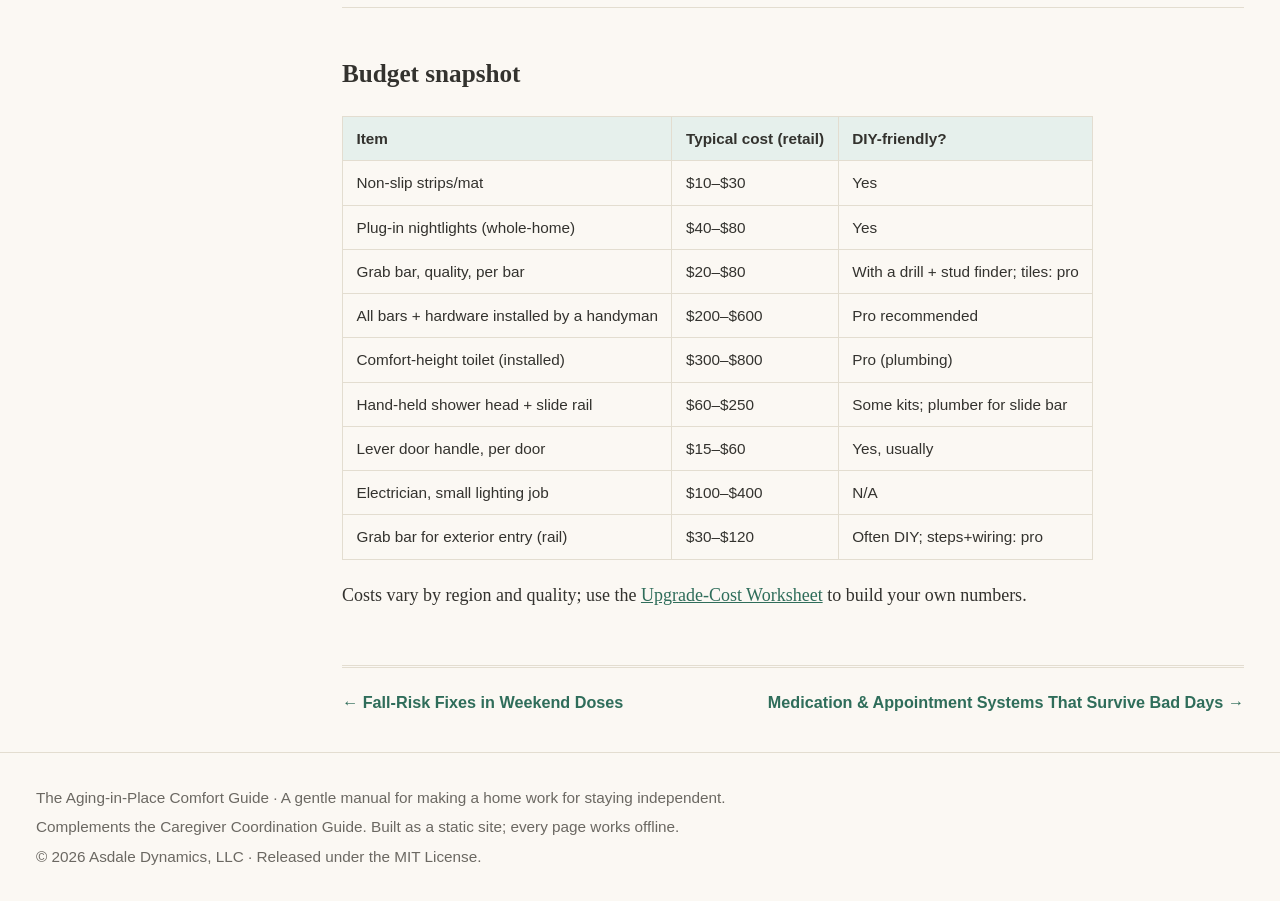
<file: site/safety-upgrades.html>
<!DOCTYPE html>
<html lang="en">
<head>
<meta charset="utf-8">
<meta name="viewport" content="width=device-width, initial-scale=1">
<meta name="description" content="A gentle manual for making a home work for staying independent.">
<title>Grab Bars &amp; Lighting in Sensible Order — The Aging-in-Place Comfort Guide</title>
<link rel="stylesheet" href="style.css">
</head>
<body>
<a class="skip" href="#main">Skip to content</a>
<header class="site-header">
  <p class="brand">The Aging-in-Place Comfort Guide</p>
  <p class="tagline">A gentle manual for making a home work for staying independent.</p>
  <p class="notice">Practical home &amp; organization help only — never medical advice.</p>
</header>
<div class="shell">
<nav aria-label="Guide contents" class="sidebar">
<h2 class="nav-heading">Guide contents</h2>
<ul>
<li><a href="index.html">The Aging-in-Place Comfort Guide</a></li>
<li><a href="room-by-room.html">Room-by-Room Walkthrough</a></li>
<li><a href="checklist.html">The Walk-Through Checklist</a></li>
<li><a href="weekend-fall-fixes.html">Fall-Risk Fixes in Weekend Doses</a></li>
<li><a href="safety-upgrades.html" aria-current="page" class="active">Grab Bars &amp; Lighting in Sensible Order</a></li>
<li><a href="medication-systems.html">Medication &amp; Appointment Systems That Survive Bad Days</a></li>
<li><a href="life-alert.html">Life-Alert Options Decoded</a></li>
<li><a href="family-conversations.html">Talking Family Through Changes</a></li>
<li><a href="assisted-living.html">When Assisted Living Deserves a Look</a></li>
<li><a href="cost-worksheet.html">Upgrade-Cost Worksheet</a></li>
<li><a href="glossary.html">Glossary</a></li>
</ul>
<p class="nav-foot">Local-first. No tracking.<br>© 2026 Asdale Dynamics, LLC</p>
</nav>
<main id="main">
<h1 id="grab-bars-lighting-in-sensible-order">Grab Bars &amp; Lighting in Sensible Order</h1>
<p><em>What to buy first, what to install second, and why the order matters.</em></p>
<p>Families often spend like this: a fancy medical-alert pendant first, a lift chair second, grab bars "eventually." That's backwards. Grab bars, lighting, and trip-hazard removal prevent falls; everything else responds to falls. Prevention is cheaper, and it stays good even on the days you feel strong and never press any button.</p>
<p>Here is the sensible order, from first to later. Jump ahead only when a doctor or therapist has recommended something specific.</p>
<hr>
<h2 id="order-1-clear-the-floor-free-this-weekend">Order 1: Clear the floor (free, this weekend)</h2>
<p>Before any hardware: remove loose rugs, coil cables, and clear walking paths in the main flow of the home — entry, hallways, bed-to-bathroom. This costs nothing and removes the hazards you'd trip over even with perfect equipment. Details live in <a href="weekend-fall-fixes.html">Weekend Fall-Risk Fixes</a>.</p>
<h2 id="order-2-lighting-20200-no-electrician-needed-first">Order 2: Lighting ($20–$200, no electrician needed first)</h2>
<p>Good lighting compensates for about a decade of aging eyes. In order of impact:</p>
<ol>
<li><strong>Night lights in the route you walk at night</strong> — bedroom to bathroom to kitchen. Plug-in LED with dawn-to-dusk sensor, roughly $10–$15 each.</li>
<li><strong>Entry and stair motion lights</strong> — a UPS-free "dusk-to-dawn" bulb or battery motion light outside each door, and battery puck lights or a motion strip at the top and bottom of interior stairs.</li>
<li><strong>Bathroom vanity lighting</strong> — bright enough for medication reading; a battery-push light beside the mirror if the existing fixture is dim.</li>
<li><strong>Under-cabinet kitchen lights</strong> — counter work stops being shadow guessing.</li>
<li><strong>Whole-room upgrade</strong> — higher-lumen bulbs (soft white 800+ lumens where standards allow), and light switch extenders or glow toggles for switches behind furniture.</li>
</ol>

<p>When <em>that's</em> not enough (fixtures without outlets, dark ceiling fixtures needing wiring): bring in an electrician for a small-project quote. Many are happy with a half-day of nightlight-adjacent work.</p>
<h2 id="order-3-grab-bars-and-handrails-1540-per-bar-installation">Order 3: Grab bars and handrails ($15–$40 per bar + installation)</h2>
<p>The classic mistake is buying grab bars last, after a fall, in a panic. Buy them before, put them where your habits already are.</p>
<p><strong>Placement that matters most, in priority order:</strong></p>
<ol>
<li><strong>Control side of the toilet</strong> (wall you face or reach when sitting down/standing up) — one horizontal bar about 33–36 inches high, at least one vertical bar at the side for pushing up.</li>
<li><strong>Bathtub and shower walls</strong> — one vertical bar at the entry/exit point to steady getting over the tub edge, one horizontal along the back wall at 33–36 inches. For tubs with a wide ledge, check that a seated person can actually reach each bar.</li>
<li><strong>Both ends of any interior stair run</strong> — and ideally a second rail on the other side.</li>
<li><strong>Entry doors with steps</strong> — usually easiest as a rail, not a wall bar.</li>
</ol>

<p><strong>Installation rules (put these on a sticky note):</strong></p>
<ul>
<li>Bars must mount into <strong>studs or with an approved solid-block backing</strong> — never just drywall, never just tile. If you can't mount to a stud at the right spot, solid blocking or a toggle for masonry, not drywall anchors.</li>
<li>A grab bar is a <strong>stability aid, not a lifting handle</strong>. Have an occupational therapist (or a free home-safety assessment, often available through senior centers or area agencies) show correct use.</li>
<li><strong>Never install a towel bar as a grab bar.</strong> Towel bars are for towels. If a bar does double duty, it must be rated and mounted for body weight — and many are designed to do just that: a proper "combination" style bar.</li>
<li>Knurled or lightly textured bars hold better with wet, soapy hands.</li>
<li>A local handy-person or a plumber (for bath work) can usually install a full bathroom set in one visit. Manufacturer installation instructions and local codes rule; when tiles are involved, consider a pro.</li>
</ul>

<p>Not ready to commit? <strong>Suction grab bars are NOT a safe substitute for permanent bars</strong> — fine as a temporary grip reminder, not for body weight. Skip them for the jobs that matter; if a suction cup is the plan, the plan is a phone call to a handy-person.</p>
<h2 id="order-4-bathroom-re-think-50500">Order 4: Bathroom re-think ($50–$500)</h2>
<ol>
<li>Non-slip strips or mat inside the tub/shower.</li>
<li>A hand-held shower head with slide bar (a plumber visit; some kits are tool-free).</li>
<li>Raised toilet seat or a comfort-height toilet.</li>
<li>A transfer bench or shower chair — rule of thumb: any seated-bathing equipment must be stable with a wide base and non-slip feet; a chair made for the yard is not necessarily a chair for the tub.</li>
</ol>

<h2 id="order-5-seating-and-reaching-aids-30300">Order 5: Seating and reaching aids ($30–$300)</h2>
<ul>
<li>Firm cushions, furniture risers for chairs/bed that are too low.</li>
<li>Reachers/grabbers for high shelves (one bedroom, one living room, one kitchen — they vanish, so triple up).</li>
<li>A rolling cart in the kitchen for the oven-to-counter trip.</li>
<li>A shower/transfer bench if not already handled above.</li>
</ul>

<h2 id="order-6-doors-locks-and-entry-hardware-50300">Order 6: Doors, locks, and entry hardware ($50–$300)</h2>
<ul>
<li>Lever-style door handles instead of knobs (arthritis-friendly; also friendly with full grocery bags).</li>
<li>A keypad or smart lock <strong>with a physical key backup</strong>.</li>
<li>Threshold ramps for raised door lips (the big rubber ones work great and can't jam).</li>
</ul>

<h2 id="order-7-monitoring-and-response-after-prevention">Order 7: Monitoring and response — after prevention</h2>
<p>Only now, the life-alert and sensor gear covered in <a href="life-alert.html">Life-Alert Options Decoded</a>. Better: when a fall <em>doesn't</em> happen because the bar was there, you also don't need the $40/month subscription.</p>
<hr>
<h2 id="budget-snapshot">Budget snapshot</h2>
<div class="tablewrap"><table>
<thead><tr>
<th>Item</th>
<th>Typical cost (retail)</th>
<th>DIY-friendly?</th>
</tr></thead>
<tbody>
<tr>
<td>Non-slip strips/mat</td>
<td>$10–$30</td>
<td>Yes</td>
</tr>
<tr>
<td>Plug-in nightlights (whole-home)</td>
<td>$40–$80</td>
<td>Yes</td>
</tr>
<tr>
<td>Grab bar, quality, per bar</td>
<td>$20–$80</td>
<td>With a drill + stud finder; tiles: pro</td>
</tr>
<tr>
<td>All bars + hardware installed by a handyman</td>
<td>$200–$600</td>
<td>Pro recommended</td>
</tr>
<tr>
<td>Comfort-height toilet (installed)</td>
<td>$300–$800</td>
<td>Pro (plumbing)</td>
</tr>
<tr>
<td>Hand-held shower head + slide rail</td>
<td>$60–$250</td>
<td>Some kits; plumber for slide bar</td>
</tr>
<tr>
<td>Lever door handle, per door</td>
<td>$15–$60</td>
<td>Yes, usually</td>
</tr>
<tr>
<td>Electrician, small lighting job</td>
<td>$100–$400</td>
<td>N/A</td>
</tr>
<tr>
<td>Grab bar for exterior entry (rail)</td>
<td>$30–$120</td>
<td>Often DIY; steps+wiring: pro</td>
</tr>
</tbody>
</table></div>
<p>Costs vary by region and quality; use the <a href="cost-worksheet.html">Upgrade-Cost Worksheet</a> to build your own numbers.</p>
<nav class="pagenav" aria-label="Previous and next pages">
<a class="pn prev" href="weekend-fall-fixes.html">← Fall-Risk Fixes in Weekend Doses</a><a class="pn next" href="medication-systems.html">Medication &amp; Appointment Systems That Survive Bad Days →</a>
</nav>
</main>
</div>
<footer class="site-footer">
<p>The Aging-in-Place Comfort Guide · A gentle manual for making a home work for staying independent.</p>
<p>Complements the Caregiver Coordination Guide. Built as a static site; every page works offline.</p>
<p>© 2026 Asdale Dynamics, LLC · Released under the MIT License.</p>
</footer>
</body>
</html>
</file>
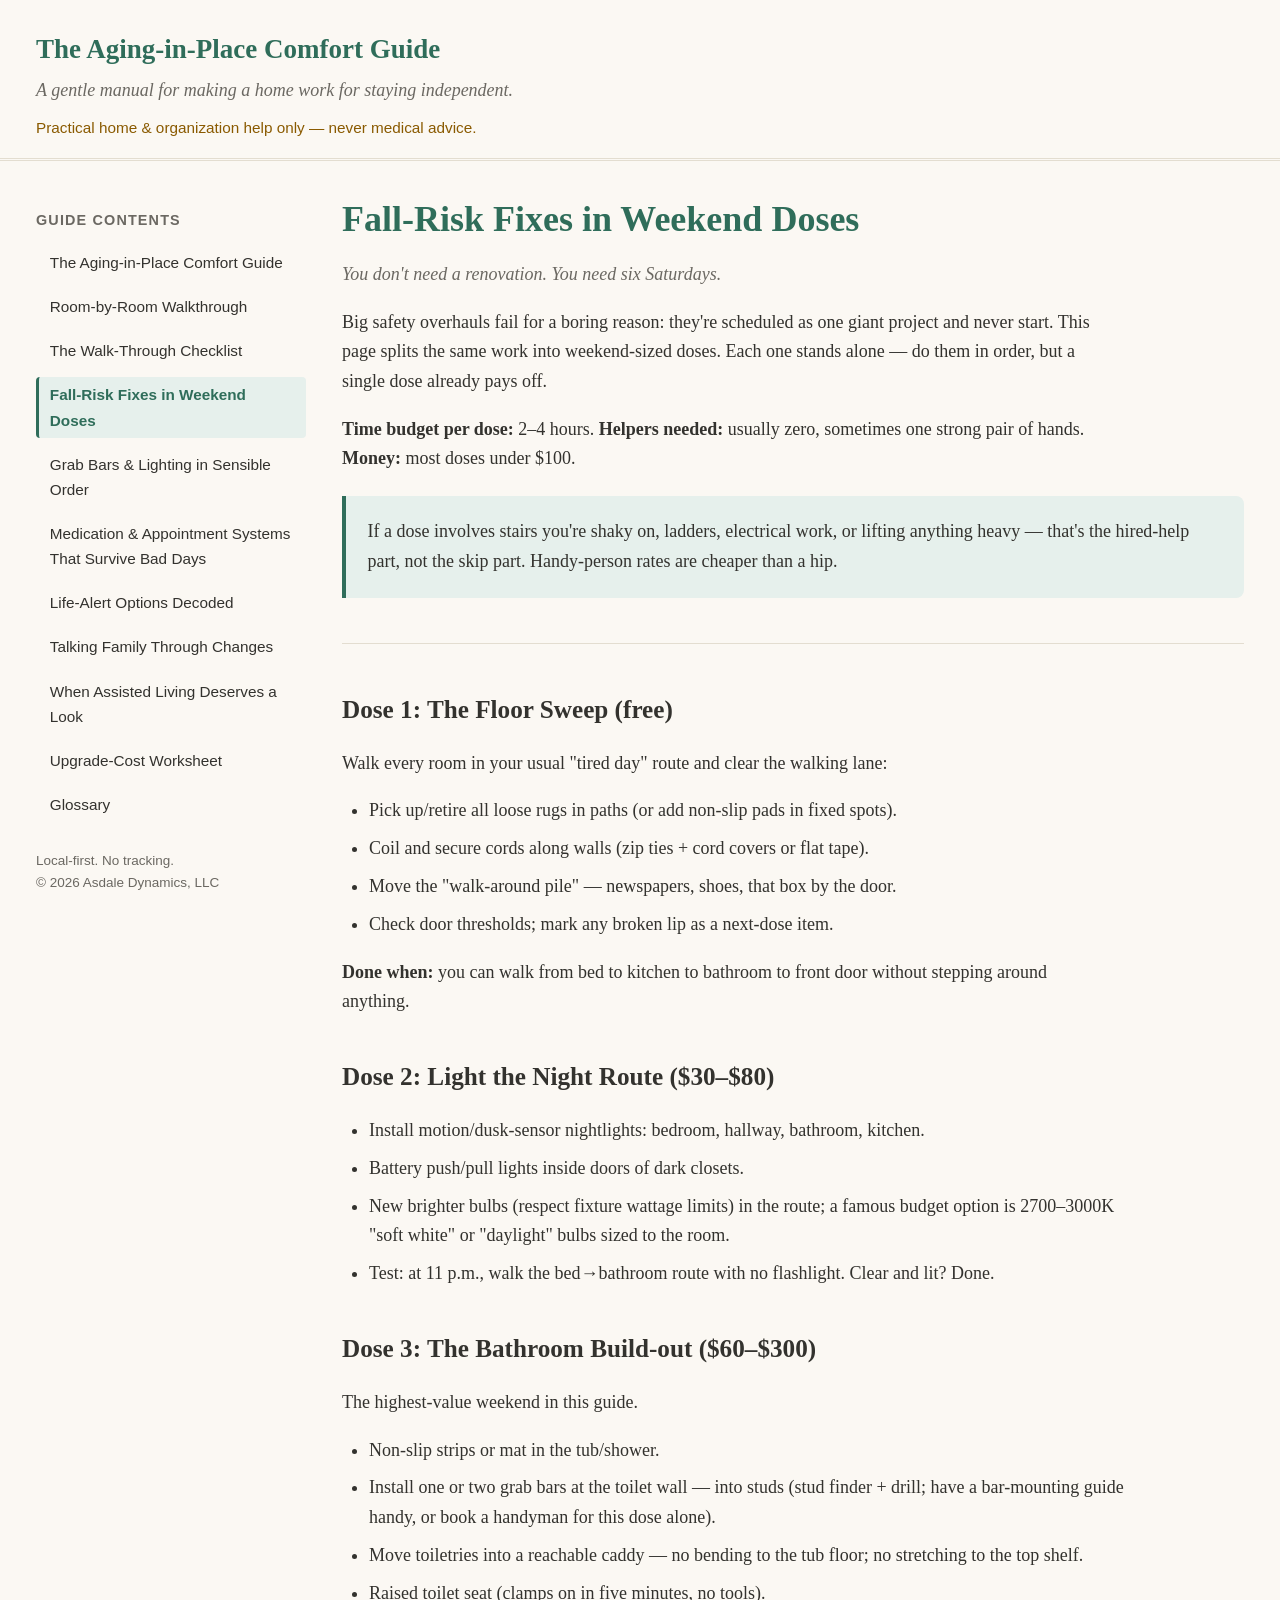
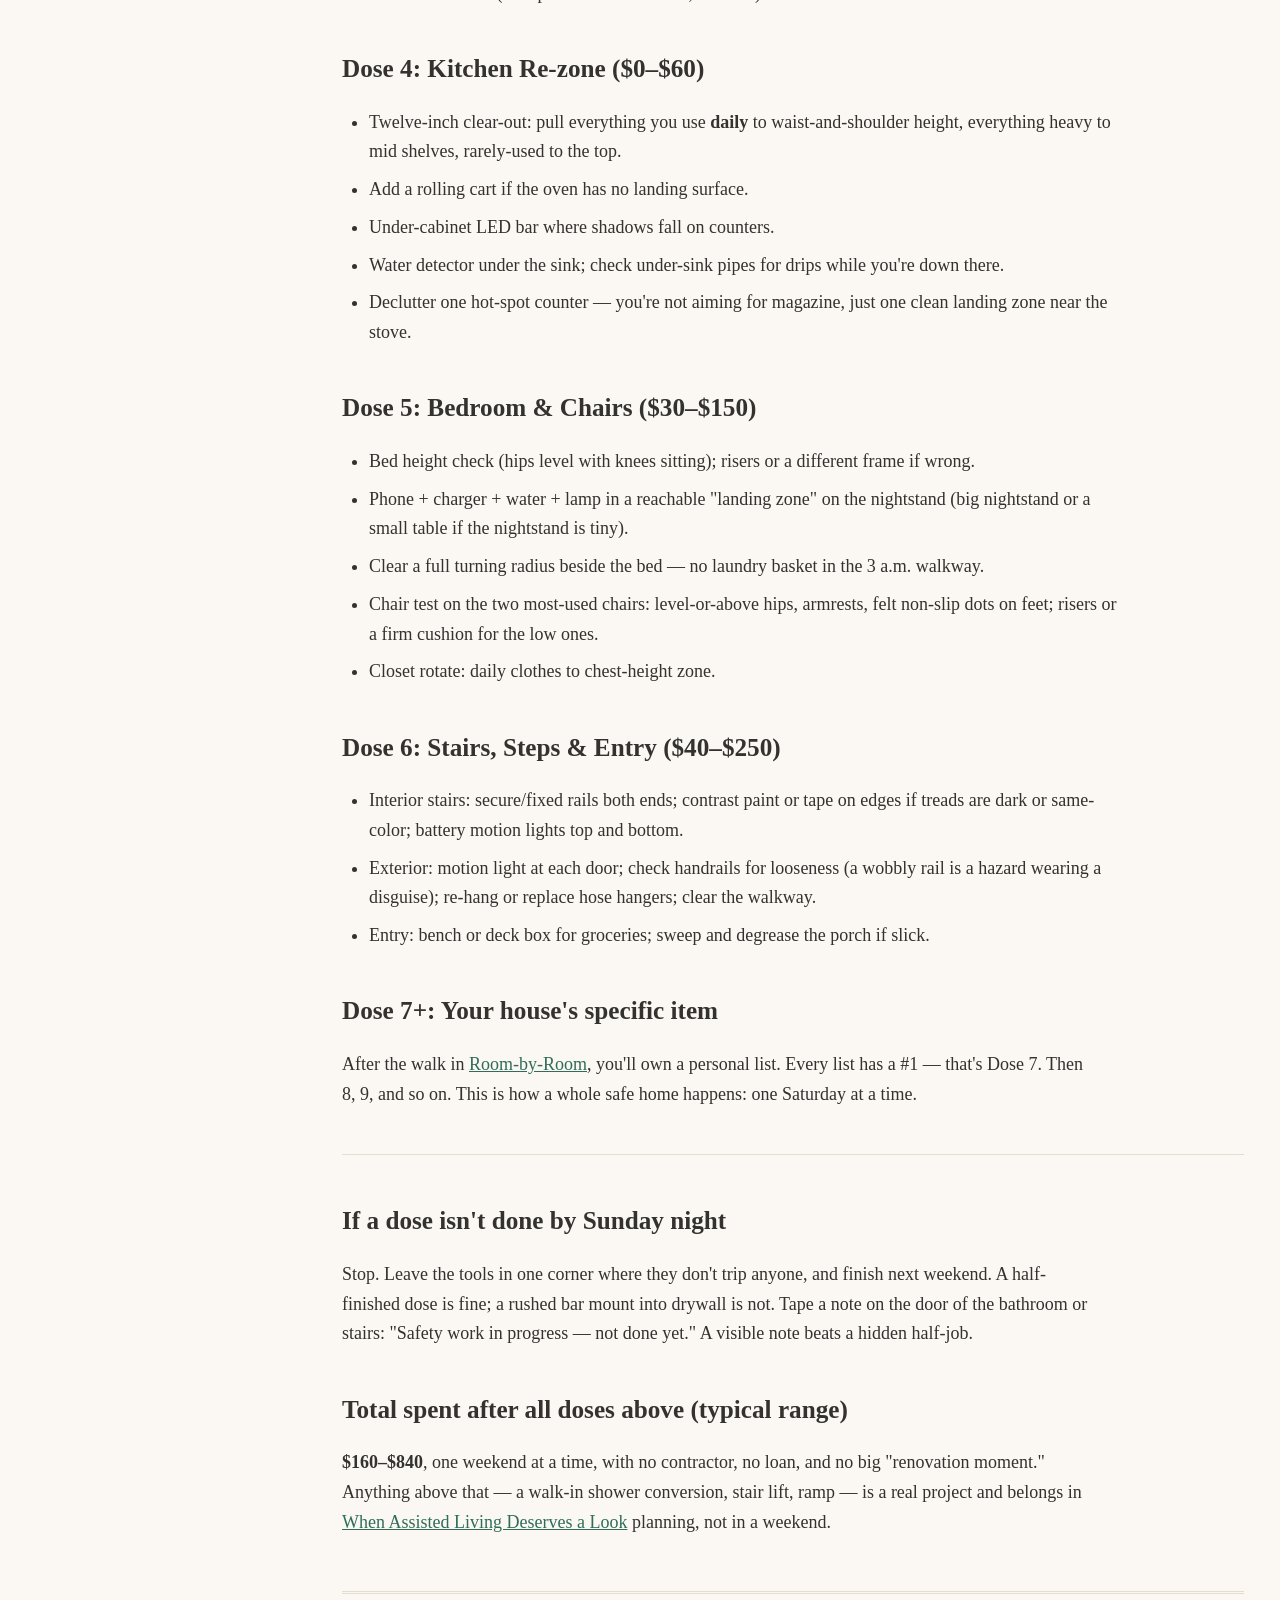
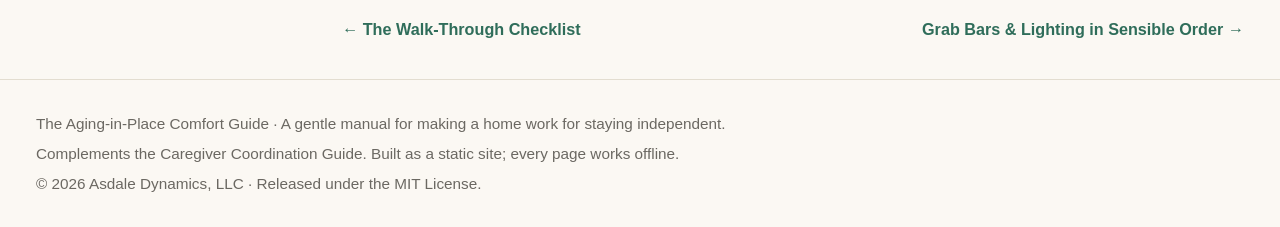
<file: site/weekend-fall-fixes.html>
<!DOCTYPE html>
<html lang="en">
<head>
<meta charset="utf-8">
<meta name="viewport" content="width=device-width, initial-scale=1">
<meta name="description" content="A gentle manual for making a home work for staying independent.">
<title>Fall-Risk Fixes in Weekend Doses — The Aging-in-Place Comfort Guide</title>
<link rel="stylesheet" href="style.css">
</head>
<body>
<a class="skip" href="#main">Skip to content</a>
<header class="site-header">
  <p class="brand">The Aging-in-Place Comfort Guide</p>
  <p class="tagline">A gentle manual for making a home work for staying independent.</p>
  <p class="notice">Practical home &amp; organization help only — never medical advice.</p>
</header>
<div class="shell">
<nav aria-label="Guide contents" class="sidebar">
<h2 class="nav-heading">Guide contents</h2>
<ul>
<li><a href="index.html">The Aging-in-Place Comfort Guide</a></li>
<li><a href="room-by-room.html">Room-by-Room Walkthrough</a></li>
<li><a href="checklist.html">The Walk-Through Checklist</a></li>
<li><a href="weekend-fall-fixes.html" aria-current="page" class="active">Fall-Risk Fixes in Weekend Doses</a></li>
<li><a href="safety-upgrades.html">Grab Bars &amp; Lighting in Sensible Order</a></li>
<li><a href="medication-systems.html">Medication &amp; Appointment Systems That Survive Bad Days</a></li>
<li><a href="life-alert.html">Life-Alert Options Decoded</a></li>
<li><a href="family-conversations.html">Talking Family Through Changes</a></li>
<li><a href="assisted-living.html">When Assisted Living Deserves a Look</a></li>
<li><a href="cost-worksheet.html">Upgrade-Cost Worksheet</a></li>
<li><a href="glossary.html">Glossary</a></li>
</ul>
<p class="nav-foot">Local-first. No tracking.<br>© 2026 Asdale Dynamics, LLC</p>
</nav>
<main id="main">
<h1 id="fall-risk-fixes-in-weekend-doses">Fall-Risk Fixes in Weekend Doses</h1>
<p><em>You don't need a renovation. You need six Saturdays.</em></p>
<p>Big safety overhauls fail for a boring reason: they're scheduled as one giant project and never start. This page splits the same work into weekend-sized doses. Each one stands alone — do them in order, but a single dose already pays off.</p>
<p><strong>Time budget per dose:</strong> 2–4 hours. <strong>Helpers needed:</strong> usually zero, sometimes one strong pair of hands. <strong>Money:</strong> most doses under $100.</p>
<blockquote><p>If a dose involves stairs you're shaky on, ladders, electrical work, or lifting anything heavy — that's the hired-help part, not the skip part. Handy-person rates are cheaper than a hip.</p></blockquote>

<hr>
<h2 id="dose-1-the-floor-sweep-free">Dose 1: The Floor Sweep (free)</h2>
<p>Walk every room in your usual "tired day" route and clear the walking lane:</p>
<ul>
<li>Pick up/retire all loose rugs in paths (or add non-slip pads in fixed spots).</li>
<li>Coil and secure cords along walls (zip ties + cord covers or flat tape).</li>
<li>Move the "walk-around pile" — newspapers, shoes, that box by the door.</li>
<li>Check door thresholds; mark any broken lip as a next-dose item.</li>
</ul>

<p><strong>Done when:</strong> you can walk from bed to kitchen to bathroom to front door without stepping around anything.</p>
<h2 id="dose-2-light-the-night-route-3080">Dose 2: Light the Night Route ($30–$80)</h2>
<ul>
<li>Install motion/dusk-sensor nightlights: bedroom, hallway, bathroom, kitchen.</li>
<li>Battery push/pull lights inside doors of dark closets.</li>
<li>New brighter bulbs (respect fixture wattage limits) in the route; a famous budget option is 2700–3000K "soft white" or "daylight" bulbs sized to the room.</li>
<li>Test: at 11 p.m., walk the bed→bathroom route with no flashlight. Clear and lit? Done.</li>
</ul>

<h2 id="dose-3-the-bathroom-build-out-60300">Dose 3: The Bathroom Build-out ($60–$300)</h2>
<p>The highest-value weekend in this guide.</p>
<ul>
<li>Non-slip strips or mat in the tub/shower.</li>
<li>Install one or two grab bars at the toilet wall — into studs (stud finder + drill; have a bar-mounting guide handy, or book a handyman for this dose alone).</li>
<li>Move toiletries into a reachable caddy — no bending to the tub floor; no stretching to the top shelf.</li>
<li>Raised toilet seat (clamps on in five minutes, no tools).</li>
</ul>

<h2 id="dose-4-kitchen-re-zone-060">Dose 4: Kitchen Re-zone ($0–$60)</h2>
<ul>
<li>Twelve-inch clear-out: pull everything you use <strong>daily</strong> to waist-and-shoulder height, everything heavy to mid shelves, rarely-used to the top.</li>
<li>Add a rolling cart if the oven has no landing surface.</li>
<li>Under-cabinet LED bar where shadows fall on counters.</li>
<li>Water detector under the sink; check under-sink pipes for drips while you're down there.</li>
<li>Declutter one hot-spot counter — you're not aiming for magazine, just one clean landing zone near the stove.</li>
</ul>

<h2 id="dose-5-bedroom-chairs-30150">Dose 5: Bedroom &amp; Chairs ($30–$150)</h2>
<ul>
<li>Bed height check (hips level with knees sitting); risers or a different frame if wrong.</li>
<li>Phone + charger + water + lamp in a reachable "landing zone" on the nightstand (big nightstand or a small table if the nightstand is tiny).</li>
<li>Clear a full turning radius beside the bed — no laundry basket in the 3 a.m. walkway.</li>
<li>Chair test on the two most-used chairs: level-or-above hips, armrests, felt non-slip dots on feet; risers or a firm cushion for the low ones.</li>
<li>Closet rotate: daily clothes to chest-height zone.</li>
</ul>

<h2 id="dose-6-stairs-steps-entry-40250">Dose 6: Stairs, Steps &amp; Entry ($40–$250)</h2>
<ul>
<li>Interior stairs: secure/fixed rails both ends; contrast paint or tape on edges if treads are dark or same-color; battery motion lights top and bottom.</li>
<li>Exterior: motion light at each door; check handrails for looseness (a wobbly rail is a hazard wearing a disguise); re-hang or replace hose hangers; clear the walkway.</li>
<li>Entry: bench or deck box for groceries; sweep and degrease the porch if slick.</li>
</ul>

<h2 id="dose-7-your-houses-specific-item">Dose 7+: Your house's specific item</h2>
<p>After the walk in <a href="room-by-room.html">Room-by-Room</a>, you'll own a personal list. Every list has a #1 — that's Dose 7. Then 8, 9, and so on. This is how a whole safe home happens: one Saturday at a time.</p>
<hr>
<h2 id="if-a-dose-isnt-done-by-sunday-night">If a dose isn't done by Sunday night</h2>
<p>Stop. Leave the tools in one corner where they don't trip anyone, and finish next weekend. A half-finished dose is fine; a rushed bar mount into drywall is not. Tape a note on the door of the bathroom or stairs: "Safety work in progress — not done yet." A visible note beats a hidden half-job.</p>
<h2 id="total-spent-after-all-doses-above-typical-range">Total spent after all doses above (typical range)</h2>
<p><strong>$160–$840</strong>, one weekend at a time, with no contractor, no loan, and no big "renovation moment." Anything above that — a walk-in shower conversion, stair lift, ramp — is a real project and belongs in <a href="assisted-living.html">When Assisted Living Deserves a Look</a> planning, not in a weekend.</p>
<nav class="pagenav" aria-label="Previous and next pages">
<a class="pn prev" href="checklist.html">← The Walk-Through Checklist</a><a class="pn next" href="safety-upgrades.html">Grab Bars &amp; Lighting in Sensible Order →</a>
</nav>
</main>
</div>
<footer class="site-footer">
<p>The Aging-in-Place Comfort Guide · A gentle manual for making a home work for staying independent.</p>
<p>Complements the Caregiver Coordination Guide. Built as a static site; every page works offline.</p>
<p>© 2026 Asdale Dynamics, LLC · Released under the MIT License.</p>
</footer>
</body>
</html>
</file>
<file: site/style.css>
/* The Aging-in-Place Comfort Guide — site stylesheet.
   Designed generous: large text, warm colors, calm contrast. */

:root {
  --ink: #33322e;
  --muted: #6b6862;
  --paper: #fbf8f3;
  --card: #ffffff;
  --accent: #2f6d5a;
  --accent-soft: #e6f0ec;
  --line: #e3ddd0;
  --warn: #8a5a00;
}

* { box-sizing: border-box; }

html { font-size: 18px; }

body {
  margin: 0;
  font-family: Georgia, "Iowan Old Style", "Times New Roman", serif;
  line-height: 1.65;
  color: var(--ink);
  background: var(--paper);
}

a { color: var(--accent); }
a:hover { text-decoration-thickness: 2px; }

.skip {
  position: absolute;
  left: -9999px;
  background: var(--accent);
  color: #fff;
  padding: 0.5rem 1rem;
  border-radius: 0 0 6px 0;
}
.skip:focus { left: 0; top: 0; z-index: 10; }

/* Header */
.site-header {
  padding: 1.5rem 2rem 1rem;
  border-bottom: 3px double var(--line);
}
.brand {
  margin: 0;
  font-size: 1.5rem;
  font-weight: bold;
  color: var(--accent);
}
.tagline { margin: 0.25rem 0 0; color: var(--muted); font-style: italic; }
.notice {
  margin: 0.5rem 0 0;
  font-size: 0.85rem;
  color: var(--warn);
  font-family: Verdana, Arial, sans-serif;
}

/* Layout */
.shell {
  display: flex;
  flex-wrap: wrap;
  gap: 2rem;
  max-width: 72rem;
  margin: 0 auto;
  padding: 2rem;
}

.sidebar {
  flex: 0 0 15rem;
  font-family: Verdana, Arial, sans-serif;
  font-size: 0.85rem;
}
.nav-heading {
  font-size: 0.8rem;
  text-transform: uppercase;
  letter-spacing: 0.08em;
  color: var(--muted);
}
.sidebar ul { list-style: none; margin: 0; padding: 0; }
.sidebar li { margin-bottom: 0.45rem; }
.sidebar a {
  display: block;
  text-decoration: none;
  color: var(--ink);
  padding: 0.3rem 0.6rem;
  border-left: 3px solid transparent;
  border-radius: 4px;
}
.sidebar a:hover { background: var(--accent-soft); }
.sidebar a.active {
  background: var(--accent-soft);
  border-left-color: var(--accent);
  font-weight: bold;
  color: var(--accent);
}
.nav-foot {
  margin-top: 1.5rem;
  color: var(--muted);
  font-size: 0.75rem;
}

main { flex: 1 1 32rem; min-width: 0; }

main h1 {
  font-size: 2rem;
  line-height: 1.25;
  margin: 0 0 1rem;
  color: var(--accent);
}
main h2 {
  font-size: 1.4rem;
  margin: 2.2rem 0 0.6rem;
  scroll-margin-top: 2rem;
}
main h3 { font-size: 1.1rem; margin: 1.6rem 0 0.4rem; }
main h4 { font-family: Verdana, sans-serif; font-size: 1rem; }

main p, main li { max-width: 42rem; }
main blockquote p { max-width: none; }

main em { color: var(--muted); }
main hr {
  border: none;
  border-top: 1px solid var(--line);
  margin: 2.5rem 0;
}

main ul, main ol { padding-left: 1.5rem; }
main li { margin-bottom: 0.45rem; }

/* Checklist styling */
ul.checklist { list-style: none; padding-left: 0.25rem; }
ul.checklist label {
  display: inline-block;
  cursor: default;
  padding: 0.1rem 0.3rem;
}
ul.checklist input { width: 1.1rem; height: 1.1rem; accent-color: var(--accent); vertical-align: -0.2rem; }

code {
  font-family: "SF Mono", Consolas, Menlo, monospace;
  font-size: 0.8em;
  background: #f0ece3;
  padding: 0.1em 0.35em;
  border-radius: 4px;
}
pre {
  background: #33383b;
  color: #e8e4da;
  padding: 1rem;
  border-radius: 8px;
  overflow-x: auto;
  font-size: 0.85rem;
}
pre code { background: none; color: inherit; padding: 0; }

blockquote {
  margin: 1.2rem 0;
  padding: 0.8rem 1.2rem;
  background: var(--accent-soft);
  border-left: 4px solid var(--accent);
  border-radius: 0 8px 8px 0;
}
blockquote p { margin: 0.4rem 0; }

/* Tables */
.tablewrap { overflow-x: auto; margin: 1.2rem 0; }
table {
  border-collapse: collapse;
  font-family: Verdana, sans-serif;
  font-size: 0.85rem;
  min-width: 50%;
}
th, td {
  border: 1px solid var(--line);
  padding: 0.5rem 0.75rem;
  text-align: left;
  vertical-align: top;
}
thead th { background: var(--accent-soft); }

/* Index card grid */
.cardgrid {
  display: grid;
  grid-template-columns: repeat(auto-fill, minmax(16rem, 1fr));
  gap: 0.75rem;
  margin: 2rem 0 1rem;
}
.card {
  display: block;
  background: var(--card);
  border: 1px solid var(--line);
  border-radius: 10px;
  padding: 1rem;
  text-decoration: none;
  color: var(--ink);
  font-family: Verdana, sans-serif;
  font-size: 0.9rem;
  line-height: 1.4;
}
.card:hover {
  border-color: var(--accent);
  box-shadow: 0 2px 8px rgba(47, 109, 90, 0.12);
  text-decoration: none;
}
.smallprint { color: var(--muted); font-size: 0.85rem; }

/* Prev/next */
.pagenav {
  display: flex;
  justify-content: space-between;
  gap: 1rem;
  margin-top: 3rem;
  padding-top: 1.2rem;
  border-top: 3px double var(--line);
  font-family: Verdana, sans-serif;
  font-size: 0.9rem;
}
.pn {
  text-decoration: none;
  color: var(--accent);
  font-weight: bold;
}

/* Footer */
.site-footer {
  border-top: 1px solid var(--line);
  padding: 1.5rem 2rem;
  color: var(--muted);
  font-size: 0.85rem;
  font-family: Verdana, sans-serif;
}
.site-footer p { margin: 0.25rem 0; }

@media (max-width: 56rem) {
  html { font-size: 17px; }
  .shell { padding: 1rem; }
  .sidebar { flex: 1 1 100%; }
  .sidebar ul {
    columns: 2;
    column-gap: 2rem;
  }
}
</file>
